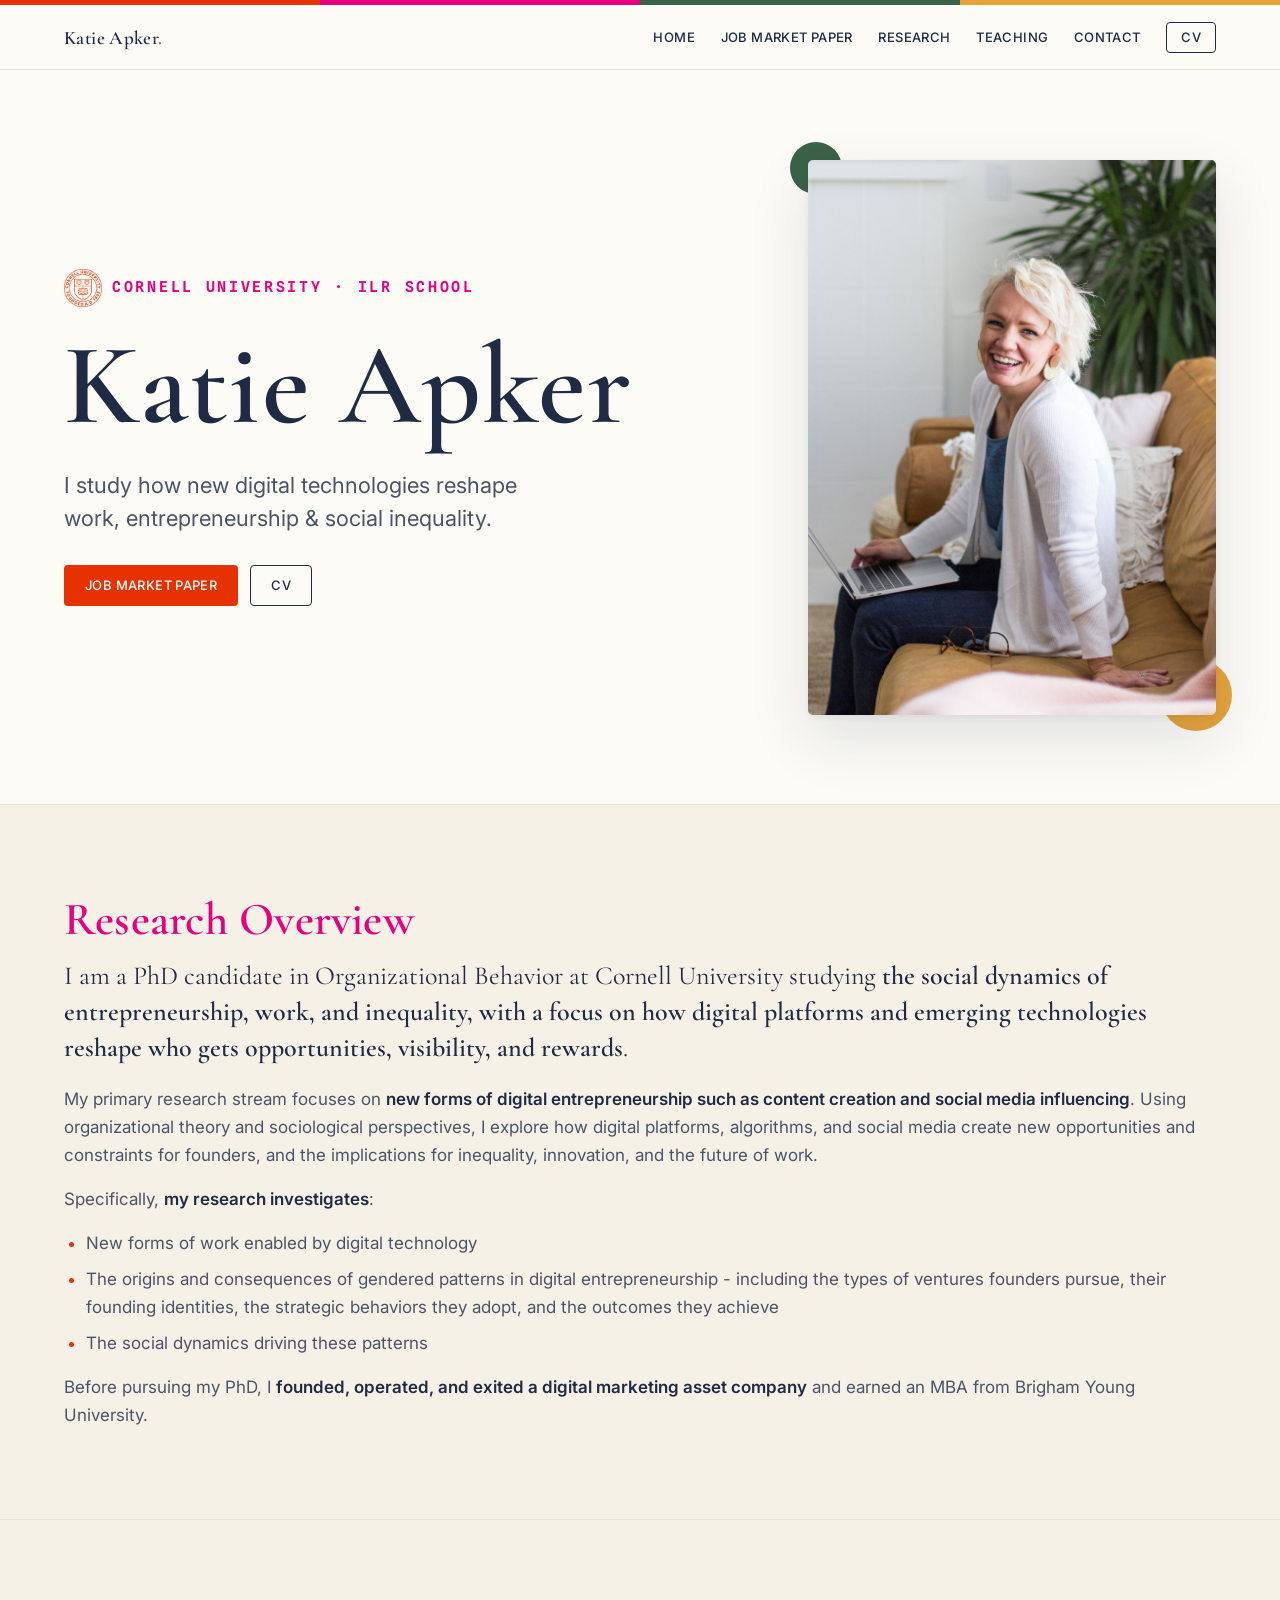
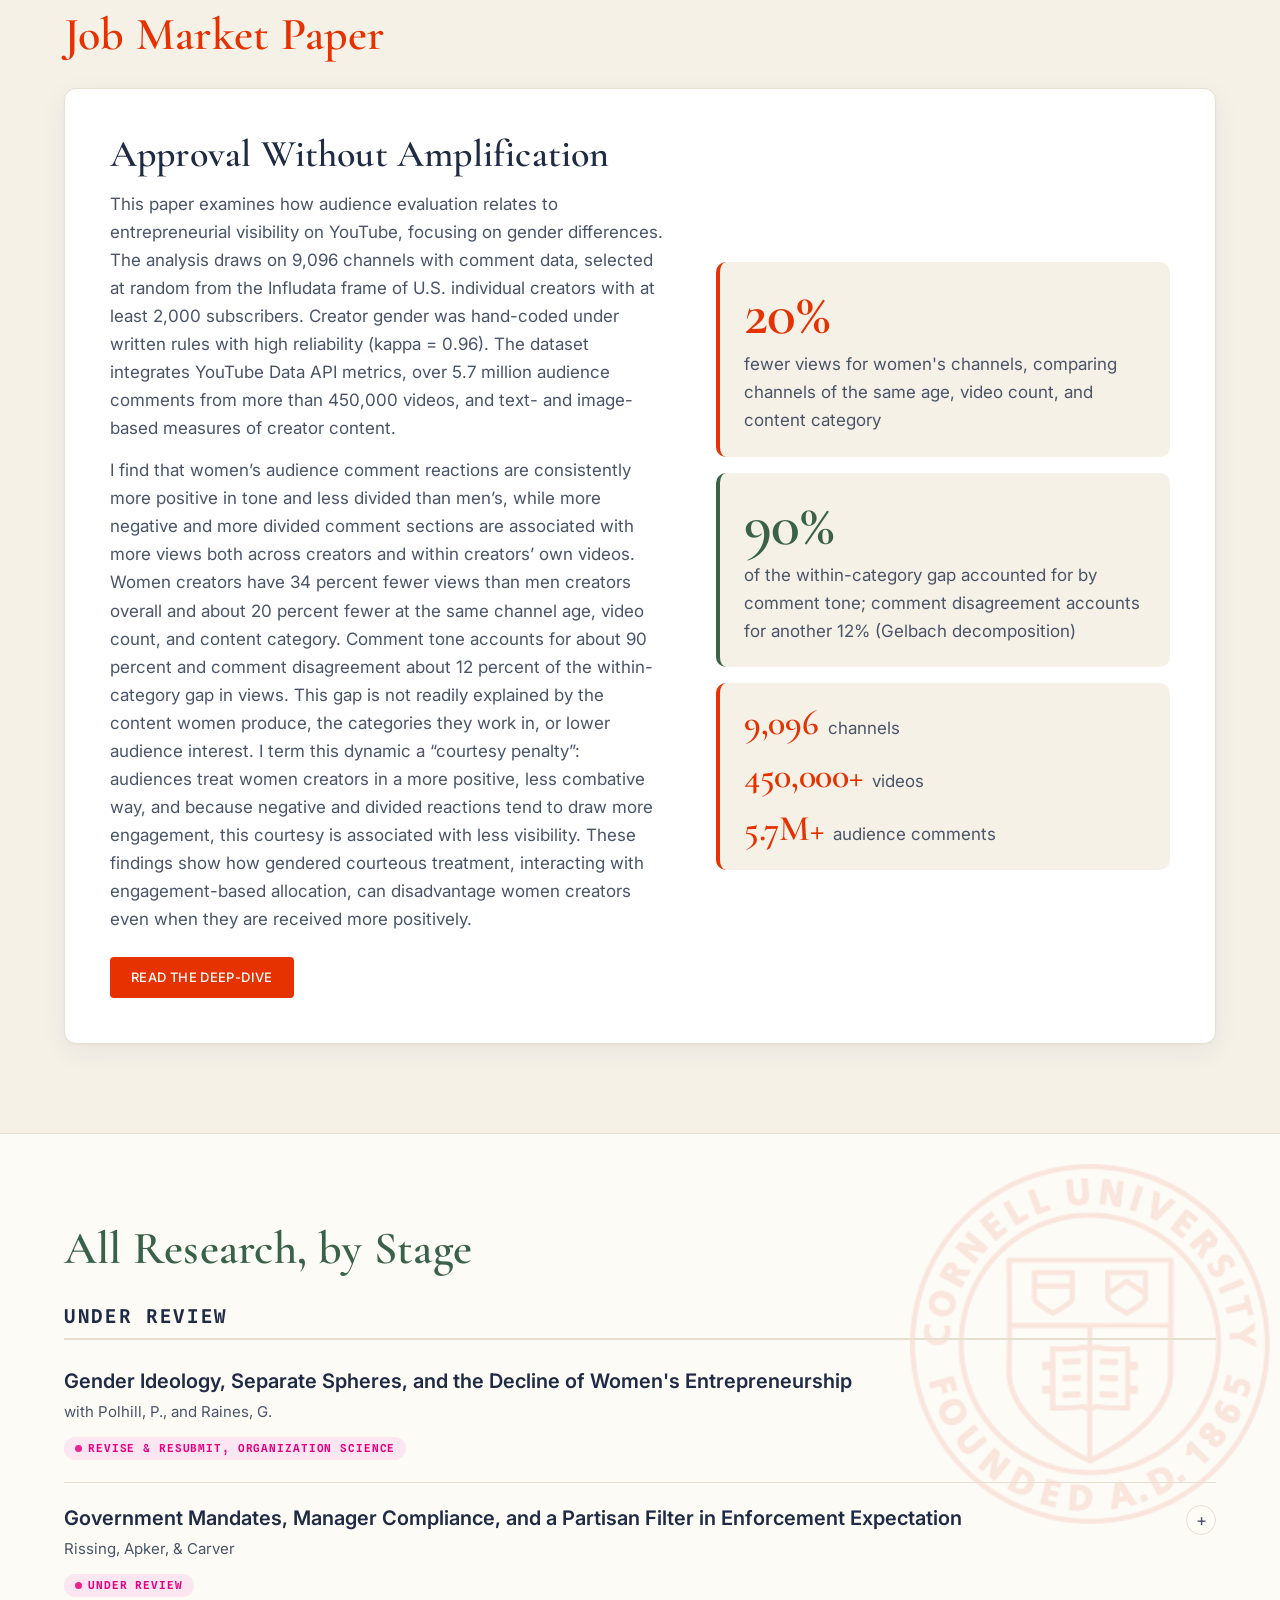
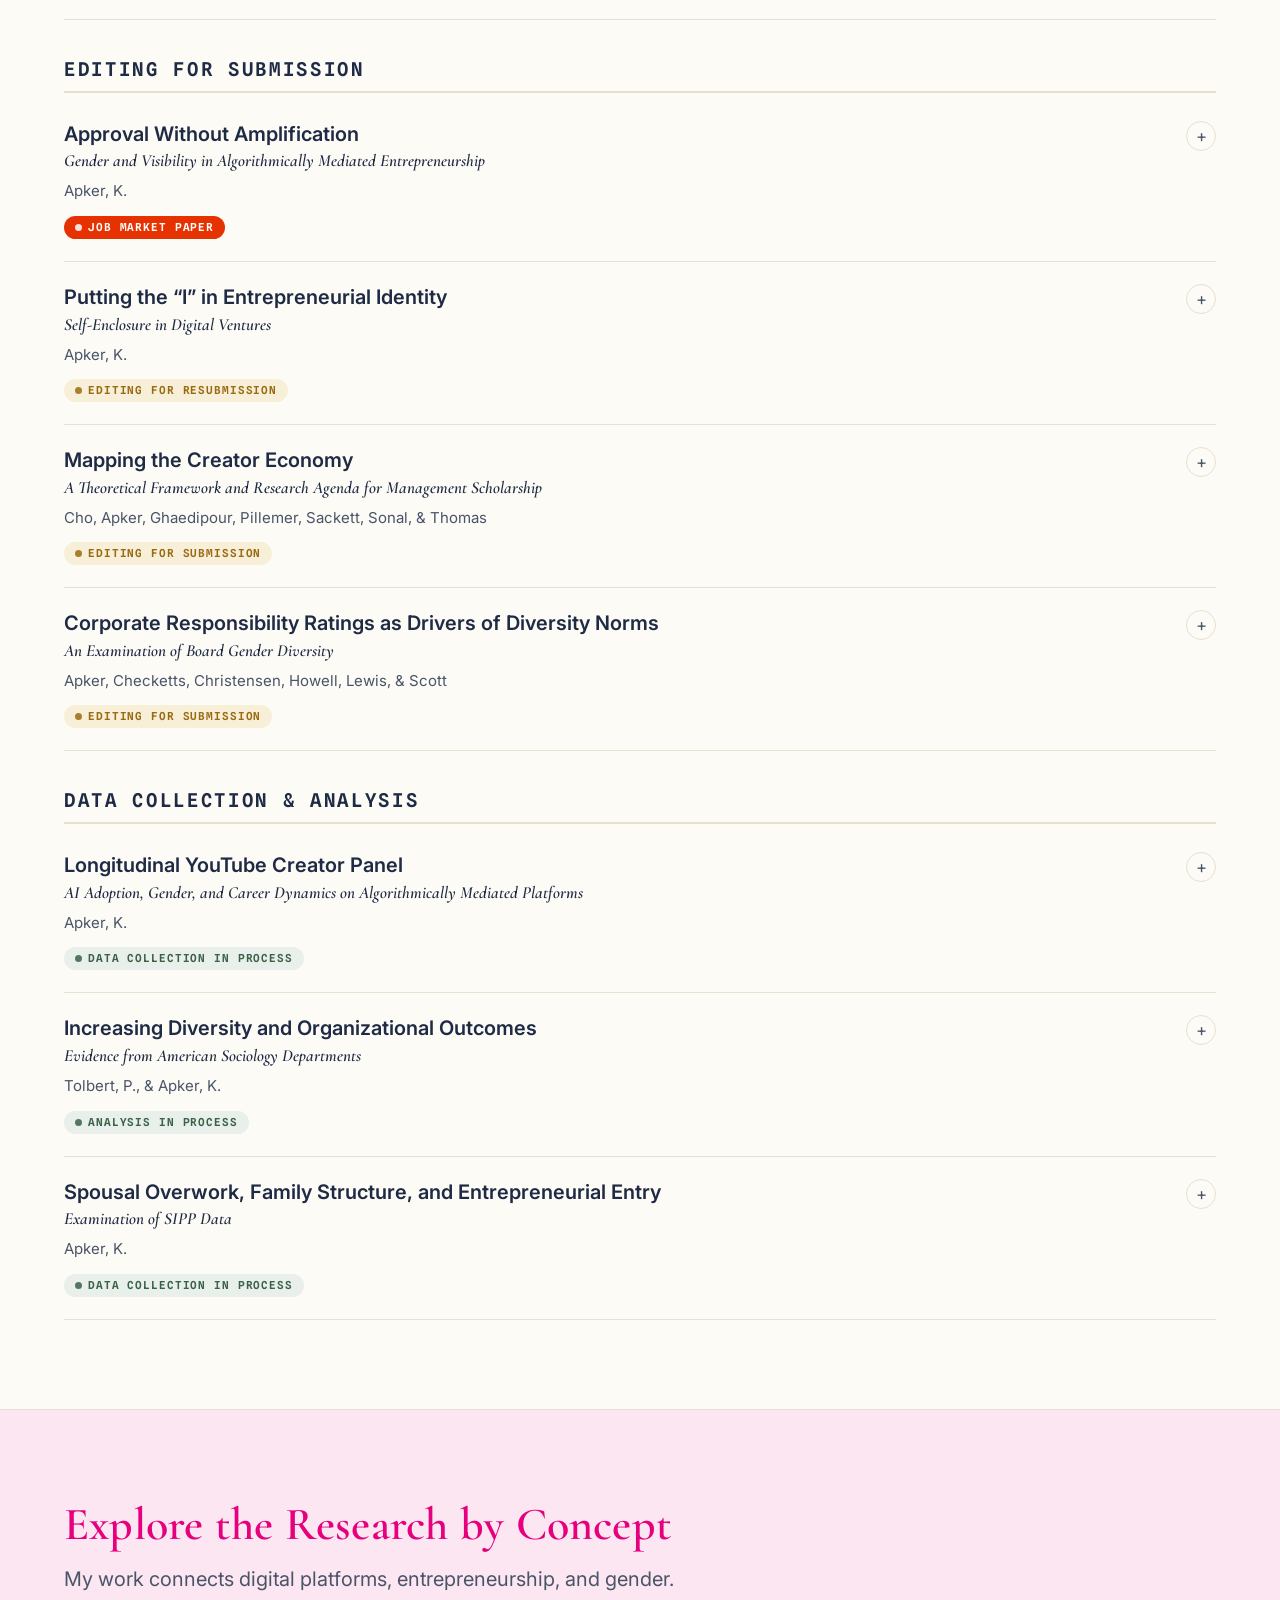
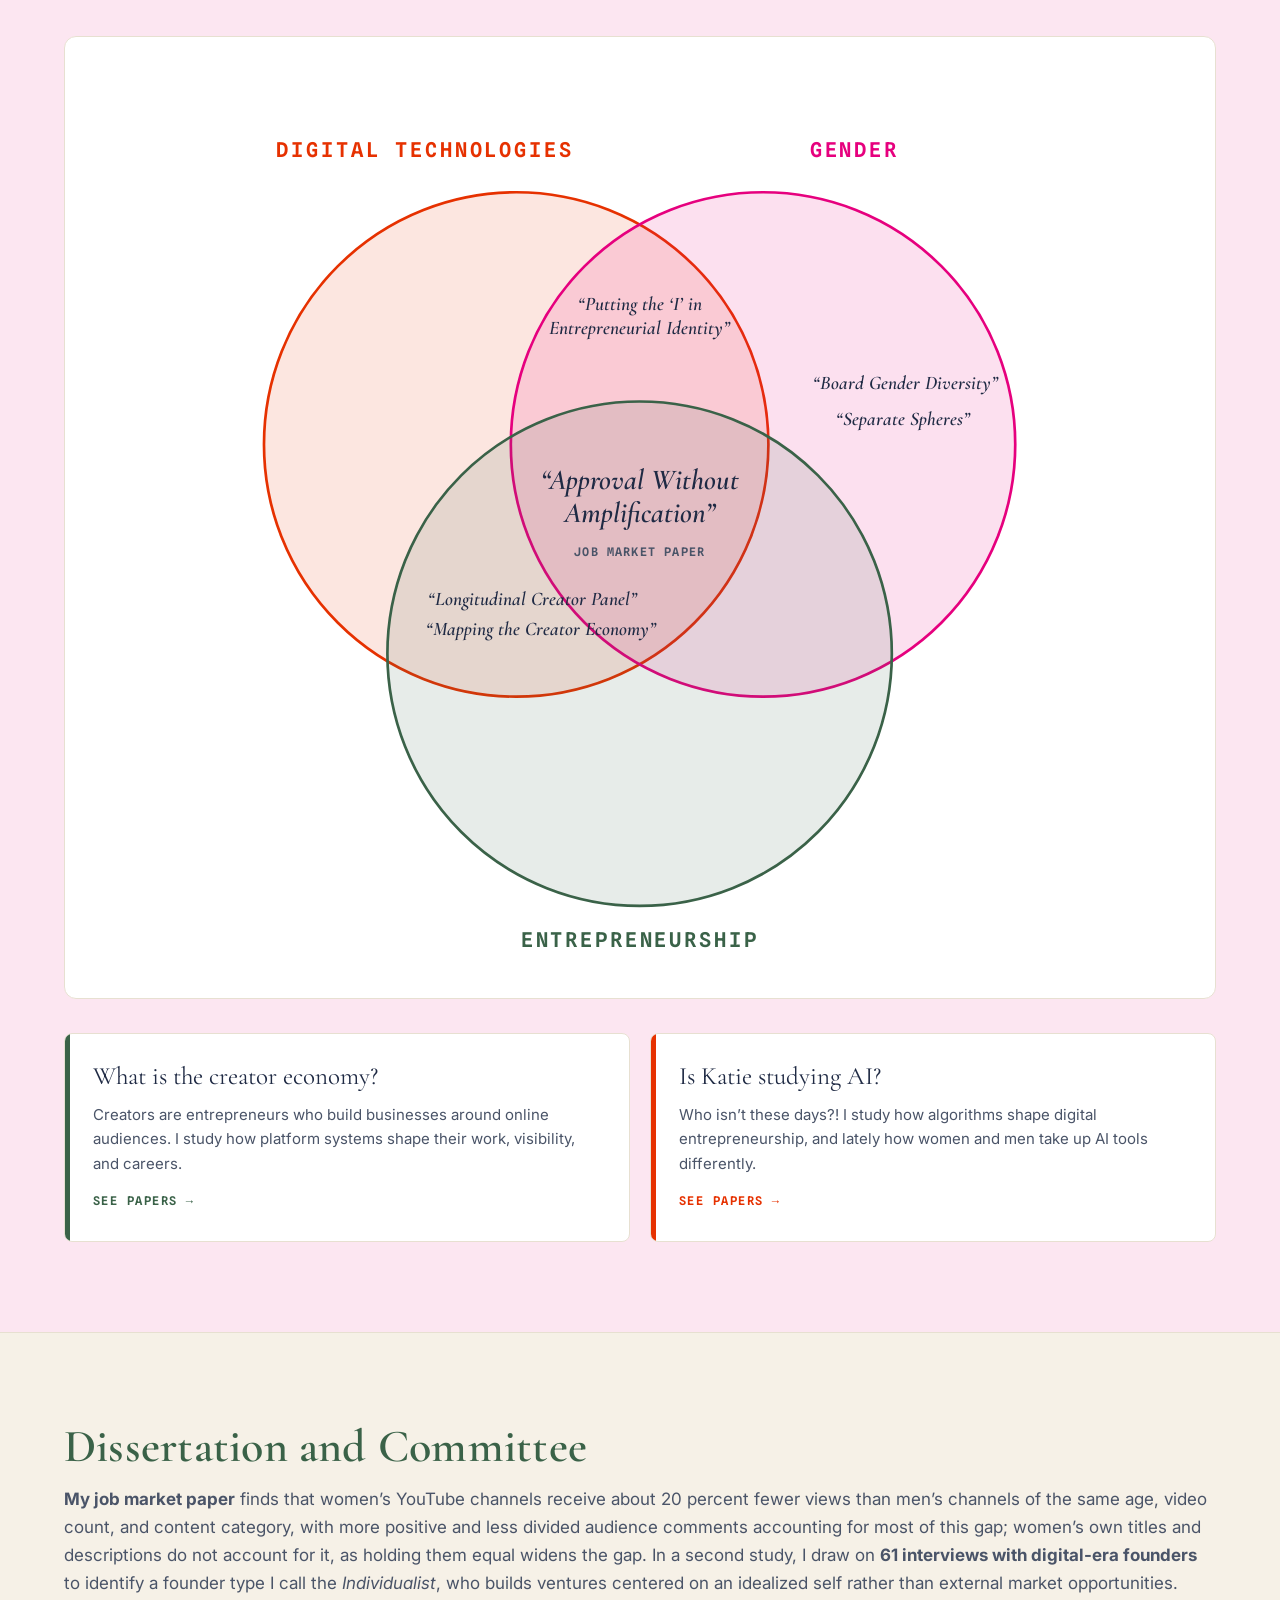
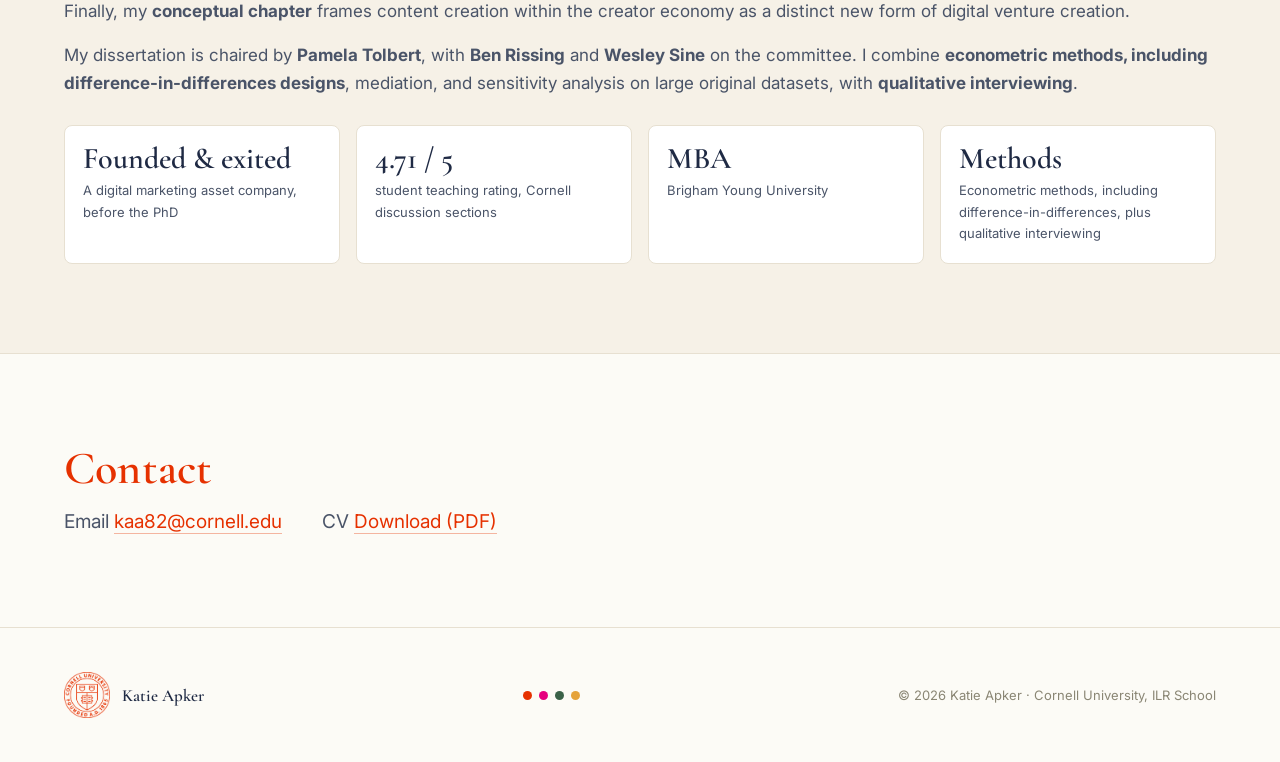
<file: index.html>
<!DOCTYPE html>
<html lang="en">
<head>
<meta charset="utf-8">
<meta name="viewport" content="width=device-width, initial-scale=1">
<title>Katie Apker · Organizational Behavior, Cornell ILR</title>
<meta name="description" content="Katie Apker is a PhD candidate in Organizational Behavior at Cornell ILR. She studies digital entrepreneurship, creators, platforms like YouTube, and gender and social inequality in visibility and opportunity.">
<link rel="canonical" href="https://katieapker.com/">
<meta property="og:type" content="website">
<meta property="og:title" content="Katie Apker · Organizational Behavior, Cornell ILR">
<meta property="og:description" content="Research on digital entrepreneurship, creators, platforms like YouTube, and gender and social inequality in visibility and opportunity.">
<meta property="og:url" content="https://katieapker.com/">
<meta name="twitter:card" content="summary">
<meta name="google-site-verification" content="N67NgTIcW1wc04hEOGACDMESsX4JkXEU90YLoVrRnqg">
<link rel="preconnect" href="https://fonts.googleapis.com">
<link rel="preconnect" href="https://fonts.gstatic.com" crossorigin>
<link href="https://fonts.googleapis.com/css2?family=Cormorant+Garamond:ital,wght@0,400;0,500;0,600;0,700;1,400;1,500&family=Inter:wght@400;500;600&family=Spline+Sans+Mono:wght@500;600&display=swap" rel="stylesheet">
<link rel="stylesheet" href="/assets/css/site.css?v=20">
<link rel="icon" href="/assets/img/favicon.svg" type="image/svg+xml">
<link rel="apple-touch-icon" href="/assets/img/apple-touch-icon.png">
<script type="application/ld+json">
{
  "@context": "https://schema.org",
  "@type": "Person",
  "name": "Katie Apker",
  "jobTitle": "PhD Candidate, Organizational Behavior",
  "affiliation": { "@type": "CollegeOrUniversity", "name": "Cornell University, ILR School" },
  "url": "https://katieapker.com/",
  "email": "kaa82@cornell.edu",
  "knowsAbout": ["Digital platforms", "Entrepreneurship", "Gender and work", "Algorithmic systems", "Creator economy", "Organizational theory"]
}
</script>
  <!-- Cloudflare Web Analytics --><script type='module' src='https://static.cloudflareinsights.com/beacon.min.js' data-cf-beacon='{"token": "6c766be4ac1c40a4adb0d55293c1055f"}'></script><!-- End Cloudflare Web Analytics -->
  <script defer src="https://stats.katieapker.com/script.js" data-website-id="cbeec50f-258e-40ed-877c-ae85b1d2c6a9"></script>
  <script defer src="/assets/js/track.js"></script>
</head>
<body>
<div class="stripe"><i></i><i></i><i></i><i></i></div>

<nav class="nav">
  <div class="wrap nav-in">
    <a class="wordmark" href="/">Katie Apker<span class="dot">.</span></a>
    <button class="nav-toggle" aria-label="Menu" aria-expanded="false">&#9776;</button>
    <div class="nav-links">
      <a href="/">Home</a>
      <a href="/research/youtube-gender-gap/">Job Market Paper</a>
      <a href="#research">Research</a>
      <a href="/teaching/">Teaching</a>
      <a href="#contact">Contact</a>
      <a class="nav-cv" href="/assets/cv.pdf" target="_blank" rel="noopener">CV</a>
    </div>
  </div>
</nav>

<!-- ===================== HERO ===================== -->
<header class="hero">
  <div class="wrap hero-grid">
    <div class="reveal in">
      <span class="kicker kicker-brand"><img class="kicker-crest" src="/assets/img/crest.png" alt="Cornell University crest">Cornell University · ILR School</span>
      <h1>Katie Apker</h1>
      <p class="lead">I study how new digital technologies reshape work, entrepreneurship &amp; social inequality.</p>
      <div class="hero-cta">
        <a class="btn btn-solid" href="#jmp">Job Market Paper</a>
        <a class="btn btn-line" href="/assets/cv.pdf" target="_blank" rel="noopener">CV</a>
      </div>
    </div>
    <div class="portrait reveal in"><img src="/assets/img/headshot.jpg" alt="Katie Apker" width="520" height="708"></div>
  </div>
</header>

<!-- ===================== RESEARCH OVERVIEW ===================== -->
<section class="band band-warm snapshot" id="snapshot">
  <div class="wrap">
    <h2 class="section-h reveal hc-pink">Research Overview</h2>
    <p class="reveal">I am a PhD candidate in Organizational Behavior at Cornell University studying <b>the social dynamics of entrepreneurship, work, and inequality, with a focus on how digital platforms and emerging technologies reshape who gets opportunities, visibility, and rewards</b>.</p>
    <div class="prose reveal d1">
      <p>My primary research stream focuses on <b>new forms of digital entrepreneurship such as content creation and social media influencing</b>. Using organizational theory and sociological perspectives, I explore how digital platforms, algorithms, and social media create new opportunities and constraints for founders, and the implications for inequality, innovation, and the future of work.</p>
      <p>Specifically, <b>my research investigates</b>:</p>
      <ul>
        <li>New forms of work enabled by digital technology</li>
        <li>The origins and consequences of gendered patterns in digital entrepreneurship - including the types of ventures founders pursue, their founding identities, the strategic behaviors they adopt, and the outcomes they achieve</li>
        <li>The social dynamics driving these patterns</li>
      </ul>
      <p>Before pursuing my PhD, I <b>founded, operated, and exited a digital marketing asset company</b> and earned an MBA from Brigham Young University.</p>
    </div>
  </div>
</section>

<!-- ===================== JMP SPOTLIGHT ===================== -->
<section class="band band-warm" id="jmp">
  <div class="wrap">
    <h2 class="section-h reveal hc-lava">Job Market Paper</h2>
    <div class="spot reveal">
      <div>
        <h3>Approval Without Amplification</h3>
        <div class="prose">
          <p>This paper examines how audience evaluation relates to entrepreneurial visibility on YouTube, focusing on gender differences. The analysis draws on 9,096 channels with comment data, selected at random from the Infludata frame of U.S. individual creators with at least 2,000 subscribers. Creator gender was hand-coded under written rules with high reliability (kappa = 0.96). The dataset integrates YouTube Data API metrics, over 5.7 million audience comments from more than 450,000 videos, and text- and image-based measures of creator content.</p>
          <p>I find that women’s audience comment reactions are consistently more positive in tone and less divided than men’s, while more negative and more divided comment sections are associated with more views both across creators and within creators’ own videos. Women creators have 34 percent fewer views than men creators overall and about 20 percent fewer at the same channel age, video count, and content category. Comment tone accounts for about 90 percent and comment disagreement about 12 percent of the within-category gap in views. This gap is not readily explained by the content women produce, the categories they work in, or lower audience interest. I term this dynamic a &ldquo;courtesy penalty&rdquo;: audiences treat women creators in a more positive, less combative way, and because negative and divided reactions tend to draw more engagement, this courtesy is associated with less visibility. These findings show how gendered courteous treatment, interacting with engagement-based allocation, can disadvantage women creators even when they are received more positively.</p>
        </div>
        <div class="spot-cta" style="margin-top:24px">
          <a class="btn btn-solid" href="/research/youtube-gender-gap/">Read the deep-dive</a>
        </div>
      </div>
      <div class="statpair">
        <div class="bigstat"><div class="n"><span data-count="20" data-suffix="%">20%</span></div><div class="d">fewer views for women's channels, comparing channels of the same age, video count, and content category</div></div>
        <div class="bigstat resolved"><div class="n">90%</div><div class="d">of the within-category gap accounted for by comment tone; comment disagreement accounts for another 12% (Gelbach decomposition)</div></div>
        <div class="bigstat">
          <div class="rowstat"><span class="rn">9,096</span><span class="rl">channels</span></div>
          <div class="rowstat"><span class="rn">450,000+</span><span class="rl">videos</span></div>
          <div class="rowstat"><span class="rn">5.7M+</span><span class="rl">audience comments</span></div>
        </div>
      </div>
    </div>
  </div>
</section>

<!-- ===================== ALL RESEARCH (BY STATUS) ===================== -->
<section class="band" id="research">
  <img class="wm" src="/assets/img/crest.png" alt="">
  <div class="wrap">
    <h2 class="section-h reveal hc-green">All Research, by Stage</h2>

    <div class="statusgroup reveal" style="margin-top:34px">
      <div class="group-h">Under review</div>
      <div class="paper">
        <div class="paper-head nolink">
          <div>
            <div class="t">Gender Ideology, Separate Spheres, and the Decline of Women's Entrepreneurship</div>
            <div class="a">with Polhill, P., and Raines, G.</div>
            <div class="meta"><span class="tag review">Revise &amp; resubmit, Organization Science</span></div>
          </div>
        </div>
      </div>
      <details class="paper">
        <summary class="paper-head">
          <div>
            <div class="t">Government Mandates, Manager Compliance, and a Partisan Filter in Enforcement Expectation</div>
            <div class="a">Rissing, Apker, &amp; Carver</div>
            <div class="meta"><span class="tag review">Under review</span></div>
          </div>
          <span class="expand-ico" aria-hidden="true">+</span>
        </summary>
        <div class="paper-body-in"><div><p>How managers' political views shape their expectations about enforcement and their compliance with government mandates.</p></div></div>
      </details>
    </div>

    <div class="statusgroup reveal">
      <div class="group-h">Editing for submission</div>
      <details class="paper">
        <summary class="paper-head">
          <div>
            <div class="t">Approval Without Amplification</div>
            <div class="st">Gender and Visibility in Algorithmically Mediated Entrepreneurship</div>
            <div class="a">Apker, K.</div>
            <div class="meta"><span class="tag jmp">Job Market Paper</span></div>
          </div>
          <span class="expand-ico" aria-hidden="true">+</span>
        </summary>
        <div class="paper-body-in">
          <div>
            <p>Women’s YouTube channels receive about 20 percent fewer views than men’s channels of the same age, video count, and content category. More positive comment tone is associated with fewer views and more divided comment sections with more views. Women’s channels receive more positive, less divided comments, which account for most of the gap.</p>
            <div class="paper-actions"><a class="btn btn-solid btn-sm" href="/research/youtube-gender-gap/">Open the deep-dive</a></div>
          </div>
        </div>
      </details>
      <details class="paper">
        <summary class="paper-head">
          <div>
            <div class="t">Putting the &ldquo;I&rdquo; in Entrepreneurial Identity</div>
            <div class="st">Self-Enclosure in Digital Ventures</div>
            <div class="a">Apker, K.</div>
            <div class="meta"><span class="tag editing">Editing for resubmission</span></div>
          </div>
          <span class="expand-ico" aria-hidden="true">+</span>
        </summary>
        <div class="paper-body-in">
          <div>
            <p>How digital entrepreneurs' individualist or collective founder identity shapes the opportunities they pursue online, and how that identity is gendered.</p>
            <div class="paper-actions"><a class="btn btn-line btn-sm" href="/research/founder-identity/">Open paper page</a></div>
          </div>
        </div>
      </details>
      <details class="paper">
        <summary class="paper-head">
          <div>
            <div class="t">Mapping the Creator Economy</div>
            <div class="st">A Theoretical Framework and Research Agenda for Management Scholarship</div>
            <div class="a">Cho, Apker, Ghaedipour, Pillemer, Sackett, Sonal, &amp; Thomas</div>
            <div class="meta"><span class="tag editing">Editing for submission</span></div>
          </div>
          <span class="expand-ico" aria-hidden="true">+</span>
        </summary>
        <div class="paper-body-in"><div><p>A framework for management researchers studying the creator economy: what defines the field, why it matters, and which questions remain open.</p></div></div>
      </details>
      <details class="paper">
        <summary class="paper-head">
          <div>
            <div class="t">Corporate Responsibility Ratings as Drivers of Diversity Norms</div>
            <div class="st">An Examination of Board Gender Diversity</div>
            <div class="a">Apker, Checketts, Christensen, Howell, Lewis, &amp; Scott</div>
            <div class="meta"><span class="tag editing">Editing for submission</span></div>
          </div>
          <span class="expand-ico" aria-hidden="true">+</span>
        </summary>
        <div class="paper-body-in"><div><p>Whether corporate social responsibility ratings push all boards, or just some boards, toward adding more women.</p></div></div>
      </details>
    </div>

    <div class="statusgroup reveal">
      <div class="group-h">Data collection &amp; analysis</div>
      <details class="paper">
        <summary class="paper-head">
          <div>
            <div class="t">Longitudinal YouTube Creator Panel</div>
            <div class="st">AI Adoption, Gender, and Career Dynamics on Algorithmically Mediated Platforms</div>
            <div class="a">Apker, K.</div>
            <div class="meta"><span class="tag field">Data collection in process</span></div>
          </div>
          <span class="expand-ico" aria-hidden="true">+</span>
        </summary>
        <div class="paper-body-in"><div><p>A panel following YouTube creators over time as AI tools enter their work, with attention to career effects for women and men.</p></div></div>
      </details>
      <details class="paper">
        <summary class="paper-head">
          <div>
            <div class="t">Increasing Diversity and Organizational Outcomes</div>
            <div class="st">Evidence from American Sociology Departments</div>
            <div class="a">Tolbert, P., &amp; Apker, K.</div>
            <div class="meta"><span class="tag field">Analysis in process</span></div>
          </div>
          <span class="expand-ico" aria-hidden="true">+</span>
        </summary>
        <div class="paper-body-in"><div><p>How the link between workforce diversity and organizational outcomes has changed across decades.</p></div></div>
      </details>
      <details class="paper">
        <summary class="paper-head">
          <div>
            <div class="t">Spousal Overwork, Family Structure, and Entrepreneurial Entry</div>
            <div class="st">Examination of SIPP Data</div>
            <div class="a">Apker, K.</div>
            <div class="meta"><span class="tag field">Data collection in process</span></div>
          </div>
          <span class="expand-ico" aria-hidden="true">+</span>
        </summary>
        <div class="paper-body-in"><div><p>Whether one spouse's long work hours change the other spouse's likelihood of starting a business, and how that pattern differs by gender.</p></div></div>
      </details>
    </div>

  </div>
</section>

<!-- ===================== EXPLORE BY THEME ===================== -->
<section class="band band-pink" id="themes">
  <div class="wrap">
    <h2 class="section-h reveal hc-pink">Explore the Research by Concept</h2>
    <p class="section-lede reveal">My work connects digital platforms, entrepreneurship, and gender.</p>
    <!-- how it connects: venn -->
    <div class="connect reveal">
      <div class="venn-wrap">
        <svg class="venn" viewBox="0 0 1000 800" role="img" aria-label="Venn diagram of three research threads: AI and the future of work, gender as a lens, and the creator economy. The job market paper, Approval Without Amplification, sits at the center of all three. The Longitudinal Creator Panel and Mapping the Creator Economy sit where AI meets the creator economy. Putting the I in Entrepreneurial Identity, Board Gender Diversity, and Separate Spheres sit in the gender thread.">
          <g style="mix-blend-mode:multiply">
            <circle cx="385" cy="320" r="235" fill="#E63100" fill-opacity=".12" stroke="#E63100" stroke-width="2.5"></circle>
            <circle cx="615" cy="320" r="235" fill="#E6007E" fill-opacity=".12" stroke="#E6007E" stroke-width="2.5"></circle>
            <circle cx="500" cy="515" r="235" fill="#3A6248" fill-opacity=".12" stroke="#3A6248" stroke-width="2.5"></circle>
          </g>
          <text class="vt" x="300" y="52" text-anchor="middle" fill="#E63100">Digital technologies</text>
          <text class="vt" x="700" y="52" text-anchor="middle" fill="#E6007E">Gender</text>
          <text class="vt" x="500" y="788" text-anchor="middle" fill="#3A6248">Entrepreneurship</text>

          <a href="/research/youtube-gender-gap/">
            <text class="vjmp" x="500" y="362" text-anchor="middle">&#8220;Approval Without<tspan x="500" dy="30">Amplification&#8221;</tspan></text>
            <text class="vp-sub" x="500" y="424" text-anchor="middle">Job market paper</text>
          </a>

          <text class="vp" x="400" y="470" text-anchor="middle">&#8220;Longitudinal Creator Panel&#8221;</text>
          <text class="vp" x="408" y="498" text-anchor="middle">&#8220;Mapping the Creator Economy&#8221;</text>

          <a href="/research/founder-identity/">
            <text class="vp" x="500" y="195" text-anchor="middle">&#8220;Putting the &#8216;I&#8217; in<tspan x="500" dy="22">Entrepreneurial Identity&#8221;</tspan></text>
          </a>
          <text class="vp" x="748" y="268" text-anchor="middle">&#8220;Board Gender Diversity&#8221;</text>
          <text class="vp" x="745" y="302" text-anchor="middle">&#8220;Separate Spheres&#8221;</text>
        </svg>
      </div>
    </div>
    <div class="theme-grid">
      <a class="theme-card reveal" data-accent="green" href="/themes/creator-economy/">
        <span class="swatch"></span>
        <div class="q">What is the creator economy?</div>
        <div class="d">Creators are entrepreneurs who build businesses around online audiences. I study how platform systems shape their work, visibility, and careers.</div>
        <div class="go">See papers →</div>
      </a>
      <a class="theme-card reveal d1" data-accent="lava" href="/themes/ai-and-work/">
        <span class="swatch"></span>
        <div class="q">Is Katie studying AI?</div>
        <div class="d">Who isn’t these days?! I study how algorithms shape digital entrepreneurship, and lately how women and men take up AI tools differently.</div>
        <div class="go">See papers →</div>
      </a>
    </div>
  </div>
</section>

<!-- ===================== ABOUT ===================== -->
<section class="band band-warm" id="about">
  <div class="wrap">
    <h2 class="section-h reveal hc-green">Dissertation and Committee</h2>
    <div class="lede-prose reveal" style="max-width:none">
      <p><b>My job market paper</b> finds that women’s YouTube channels receive about 20 percent fewer views than men’s channels of the same age, video count, and content category, with more positive and less divided audience comments accounting for most of this gap; women’s own titles and descriptions do not account for it, as holding them equal widens the gap. In a second study, I draw on <b>61 interviews with digital-era founders</b> to identify a founder type I call the <i>Individualist</i>, who builds ventures centered on an idealized self rather than external market opportunities. Finally, my <b>conceptual chapter</b> frames content creation within the creator economy as a distinct new form of digital venture creation.</p>
      <p>My dissertation is chaired by <b>Pamela Tolbert</b>, with <b>Ben Rissing</b> and <b>Wesley Sine</b> on the committee. I combine <b>econometric methods, including difference-in-differences designs</b>, mediation, and sensitivity analysis on large original datasets, with <b>qualitative interviewing</b>.</p>
    </div>
    <div class="facts reveal d1">
      <div class="fact"><div class="n">Founded &amp; exited</div><div class="l">A digital marketing asset company, before the PhD</div></div>
      <div class="fact"><div class="n">4.71 / 5</div><div class="l">student teaching rating, Cornell discussion sections</div></div>
      <div class="fact"><div class="n">MBA</div><div class="l">Brigham Young University</div></div>
      <div class="fact"><div class="n">Methods</div><div class="l">Econometric methods, including difference-in-differences, plus qualitative interviewing</div></div>
    </div>
  </div>
</section>

<!-- ===================== CONTACT ===================== -->
<section class="band" id="contact">
  <div class="wrap">
    <h2 class="section-h reveal hc-lava">Contact</h2>
    <div class="contact-row reveal">
      <span>Email <a href="mailto:kaa82@cornell.edu">kaa82@cornell.edu</a></span>
      <span>CV <a href="/assets/cv.pdf" target="_blank" rel="noopener">Download (PDF)</a></span>
    </div>
  </div>
</section>

<footer class="footer">
  <div class="wrap footer-in">
    <span class="mark"><img src="/assets/img/crest.png" alt="Cornell University">Katie Apker</span>
    <div class="dots"><i></i><i></i><i></i><i></i></div>
    <span class="c">© <span data-year></span> Katie Apker · Cornell University, ILR School</span>
  </div>
</footer>

<script src="/assets/js/jmp-data.js?v=7"></script>
<script src="/assets/js/site.js" defer></script>
</body>
</html>
</file>
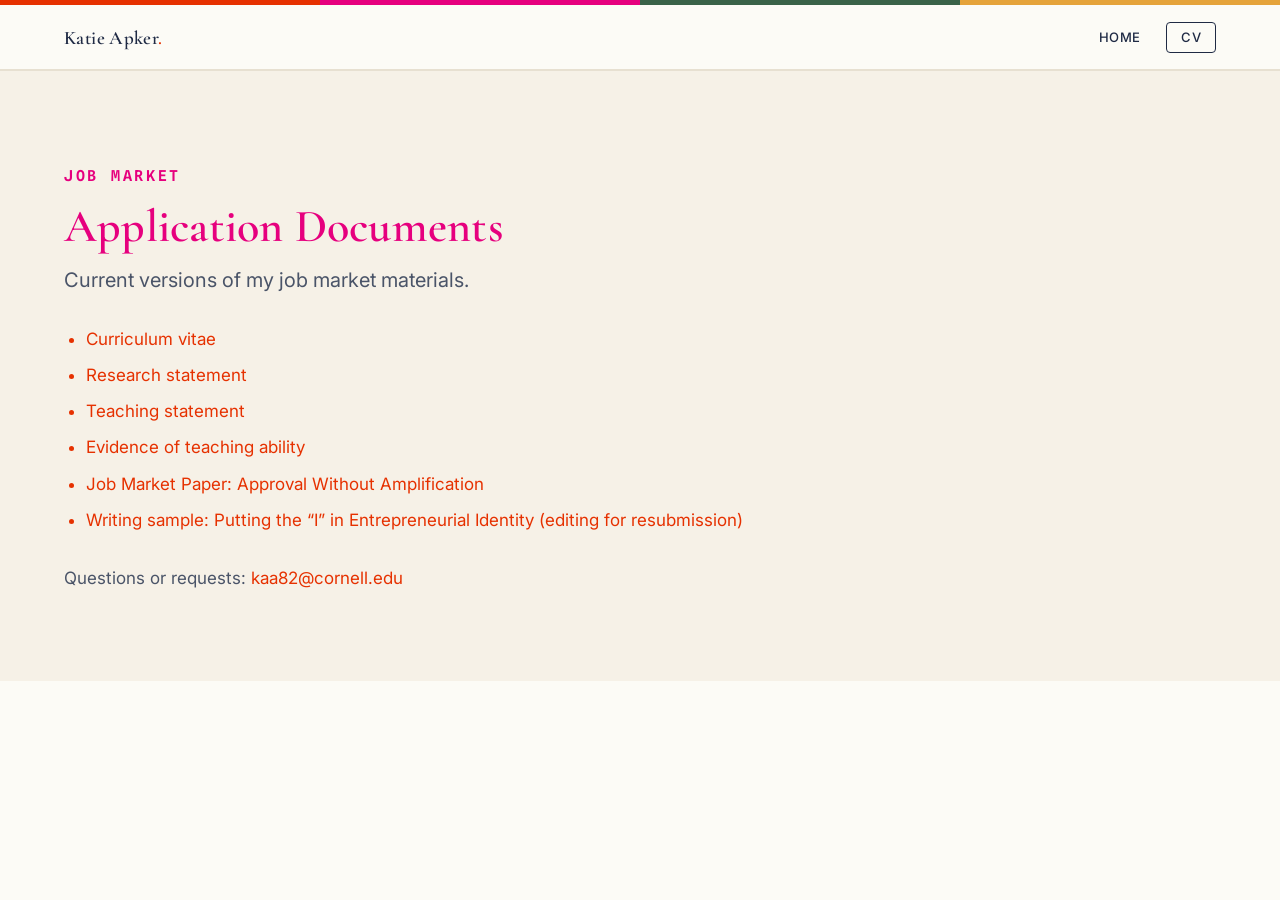
<file: docs/index.html>
<!DOCTYPE html>
<html lang="en">
<head>
<meta charset="utf-8">
<meta name="viewport" content="width=device-width, initial-scale=1">
<title>Katie Apker · Application Documents</title>
<meta name="robots" content="noindex, nofollow">
<link rel="preconnect" href="https://fonts.googleapis.com">
<link rel="preconnect" href="https://fonts.gstatic.com" crossorigin>
<link href="https://fonts.googleapis.com/css2?family=Cormorant+Garamond:ital,wght@0,400;0,500;0,600;0,700;1,400;1,500&family=Inter:wght@400;500;600&family=Spline+Sans+Mono:wght@500;600&display=swap" rel="stylesheet">
<link rel="stylesheet" href="/assets/css/site.css?v=18">
<link rel="icon" href="/assets/img/favicon.svg" type="image/svg+xml">
<link rel="apple-touch-icon" href="/assets/img/apple-touch-icon.png">
  <!-- Cloudflare Web Analytics --><script type='module' src='https://static.cloudflareinsights.com/beacon.min.js' data-cf-beacon='{"token": "6c766be4ac1c40a4adb0d55293c1055f"}'></script><!-- End Cloudflare Web Analytics -->
  <script defer src="https://stats.katieapker.com/script.js" data-website-id="cbeec50f-258e-40ed-877c-ae85b1d2c6a9"></script>
  <script defer src="/assets/js/track.js"></script>
</head>
<body>
<div class="stripe"><i></i><i></i><i></i><i></i></div>

<nav class="nav">
  <div class="wrap nav-in">
    <a class="wordmark" href="/">Katie Apker<span class="dot">.</span></a>
    <div class="nav-links">
      <a href="/">Home</a>
      <a class="nav-cv" href="/docs/apker-cv.pdf" target="_blank" rel="noopener">CV</a>
    </div>
  </div>
</nav>

<section class="band band-warm">
  <div class="wrap">
    <span class="kicker">Job market</span>
    <h2 class="section-h hc-pink">Application Documents</h2>
    <p class="section-lede">Current versions of my job market materials.</p>

    <div class="prose" style="margin-top:28px">
      <ul>
        <li><a href="/docs/apker-cv.pdf" target="_blank" rel="noopener">Curriculum vitae</a></li>
        <li><a href="/docs/apker-research-statement.pdf" target="_blank" rel="noopener">Research statement</a></li>
        <li><a href="/docs/apker-teaching-statement.pdf" target="_blank" rel="noopener">Teaching statement</a></li>
        <li><a href="/docs/apker-teaching-evidence.pdf" target="_blank" rel="noopener">Evidence of teaching ability</a></li>
        <li><a href="/docs/apker-jmp.pdf" target="_blank" rel="noopener">Job Market Paper: Approval Without Amplification</a></li>
        <li><a href="/docs/apker-writing-sample-founder-identity.pdf" target="_blank" rel="noopener">Writing sample: Putting the &ldquo;I&rdquo; in Entrepreneurial Identity (editing for resubmission)</a></li>
      </ul>
      <p style="margin-top:30px">Questions or requests: <a href="mailto:kaa82@cornell.edu">kaa82@cornell.edu</a></p>
    </div>
  </div>
</section>

</body>
</html>
</file>
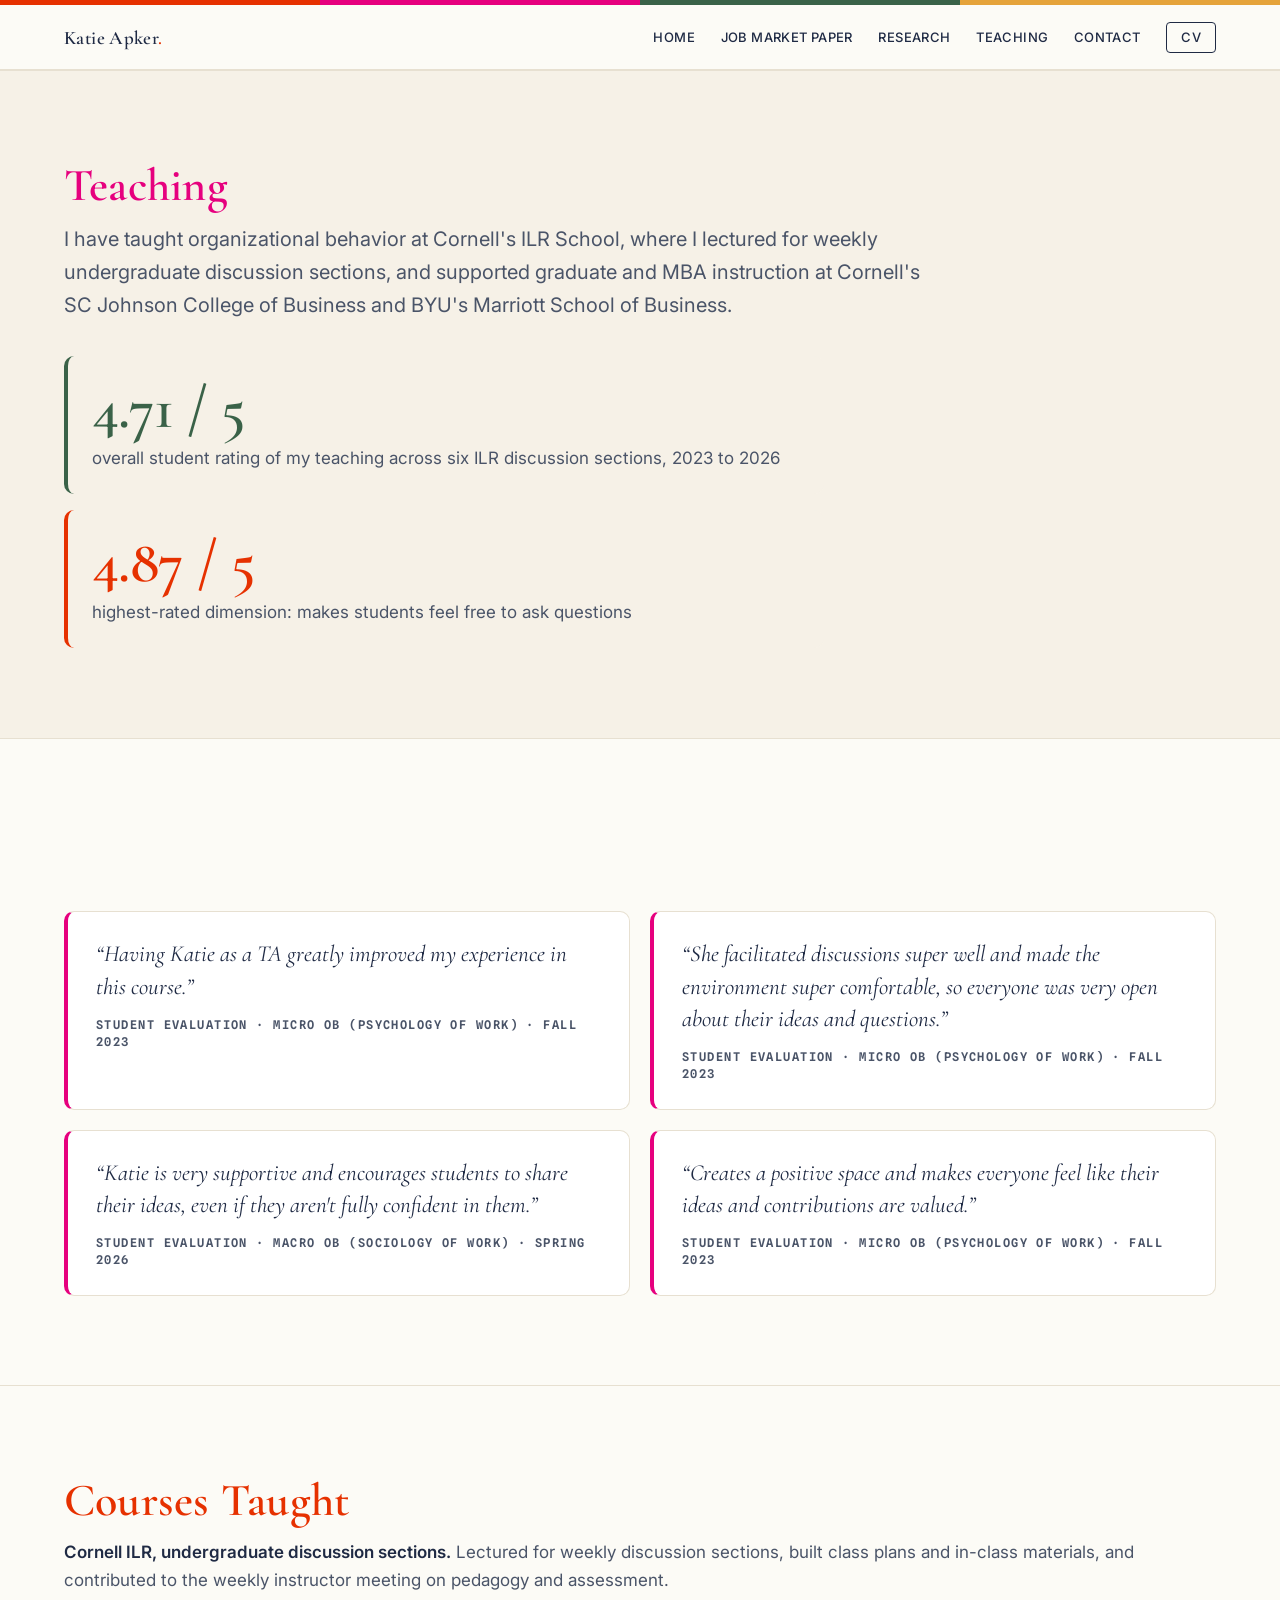
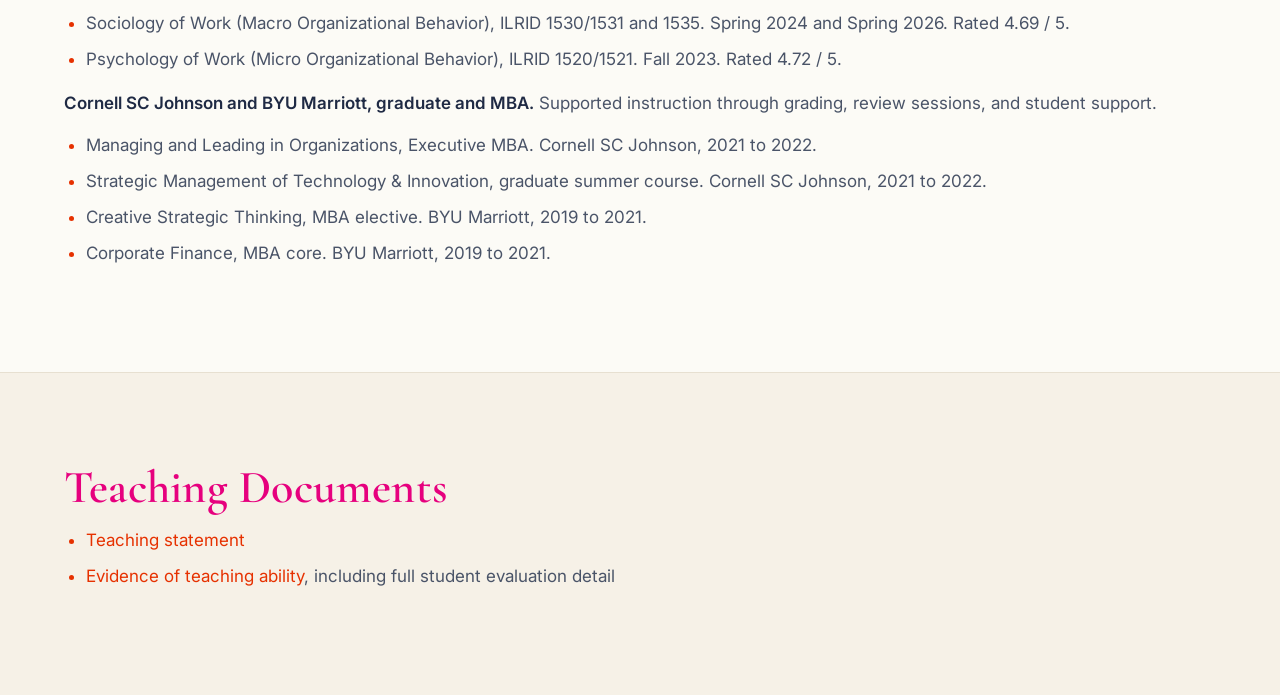
<file: teaching/index.html>
<!DOCTYPE html>
<html lang="en">
<head>
<meta charset="utf-8">
<meta name="viewport" content="width=device-width, initial-scale=1">
<title>Teaching · Katie Apker</title>
<meta name="description" content="Katie Apker's teaching: organizational behavior discussion sections at Cornell ILR, graduate and MBA course support at Cornell Johnson and BYU Marriott, and student evaluations.">
<link rel="canonical" href="https://katieapker.com/teaching/">
<meta property="og:type" content="website">
<meta property="og:title" content="Teaching · Katie Apker">
<meta property="og:description" content="Organizational behavior teaching at Cornell ILR, with graduate and MBA course support at Cornell Johnson and BYU Marriott.">
<meta property="og:url" content="https://katieapker.com/teaching/">
<link rel="preconnect" href="https://fonts.googleapis.com">
<link rel="preconnect" href="https://fonts.gstatic.com" crossorigin>
<link href="https://fonts.googleapis.com/css2?family=Cormorant+Garamond:ital,wght@0,400;0,500;0,600;0,700;1,400;1,500&family=Inter:wght@400;500;600&family=Spline+Sans+Mono:wght@500;600&display=swap" rel="stylesheet">
<link rel="stylesheet" href="/assets/css/site.css?v=18">
<link rel="icon" href="/assets/img/favicon.svg" type="image/svg+xml">
<link rel="apple-touch-icon" href="/assets/img/apple-touch-icon.png">
  <!-- Cloudflare Web Analytics --><script type='module' src='https://static.cloudflareinsights.com/beacon.min.js' data-cf-beacon='{"token": "6c766be4ac1c40a4adb0d55293c1055f"}'></script><!-- End Cloudflare Web Analytics -->
  <script defer src="https://stats.katieapker.com/script.js" data-website-id="cbeec50f-258e-40ed-877c-ae85b1d2c6a9"></script>
  <script defer src="/assets/js/track.js"></script>
</head>
<body>
<div class="stripe"><i></i><i></i><i></i><i></i></div>

<nav class="nav">
  <div class="wrap nav-in">
    <a class="wordmark" href="/">Katie Apker<span class="dot">.</span></a>
    <button class="nav-toggle" aria-label="Menu" aria-expanded="false">&#9776;</button>
    <div class="nav-links">
      <a href="/">Home</a>
      <a href="/research/youtube-gender-gap/">Job Market Paper</a>
      <a href="/#research">Research</a>
      <a href="/teaching/">Teaching</a>
      <a href="/#contact">Contact</a>
      <a class="nav-cv" href="/assets/cv.pdf" target="_blank" rel="noopener">CV</a>
    </div>
  </div>
</nav>

<section class="band band-warm">
  <div class="wrap">
    <h2 class="section-h reveal hc-pink">Teaching</h2>
    <p class="section-lede reveal">I have taught organizational behavior at Cornell's ILR School, where I lectured for weekly undergraduate discussion sections, and supported graduate and MBA instruction at Cornell's SC Johnson College of Business and BYU's Marriott School of Business.</p>

    <div class="statpair reveal" style="margin-top:34px; max-width:760px">
      <div class="bigstat resolved"><div class="n">4.71 / 5</div><div class="d">overall student rating of my teaching across six ILR discussion sections, 2023 to 2026</div></div>
      <div class="bigstat"><div class="n">4.87 / 5</div><div class="d">highest-rated dimension: makes students feel free to ask questions</div></div>
    </div>
  </div>
</section>

<section class="band">
  <div class="wrap">
    <h2 class="section-h reveal hc-green">What Students Say</h2>
    <div class="quote-grid reveal">
      <figure class="quote-card">
        <p>&ldquo;Having Katie as a TA greatly improved my experience in this course.&rdquo;</p>
        <figcaption>Student evaluation · Micro OB (Psychology of Work) · Fall 2023</figcaption>
      </figure>
      <figure class="quote-card">
        <p>&ldquo;She facilitated discussions super well and made the environment super comfortable, so everyone was very open about their ideas and questions.&rdquo;</p>
        <figcaption>Student evaluation · Micro OB (Psychology of Work) · Fall 2023</figcaption>
      </figure>
      <figure class="quote-card">
        <p>&ldquo;Katie is very supportive and encourages students to share their ideas, even if they aren't fully confident in them.&rdquo;</p>
        <figcaption>Student evaluation · Macro OB (Sociology of Work) · Spring 2026</figcaption>
      </figure>
      <figure class="quote-card">
        <p>&ldquo;Creates a positive space and makes everyone feel like their ideas and contributions are valued.&rdquo;</p>
        <figcaption>Student evaluation · Micro OB (Psychology of Work) · Fall 2023</figcaption>
      </figure>
    </div>
  </div>
</section>

<section class="band">
  <div class="wrap">
    <h2 class="section-h reveal hc-lava">Courses Taught</h2>

    <div class="prose reveal" style="margin-top:10px">
      <p><b>Cornell ILR, undergraduate discussion sections.</b> Lectured for weekly discussion sections, built class plans and in-class materials, and contributed to the weekly instructor meeting on pedagogy and assessment.</p>
      <ul>
        <li>Sociology of Work (Macro Organizational Behavior), ILRID 1530/1531 and 1535. Spring 2024 and Spring 2026. Rated 4.69 / 5.</li>
        <li>Psychology of Work (Micro Organizational Behavior), ILRID 1520/1521. Fall 2023. Rated 4.72 / 5.</li>
      </ul>
      <p><b>Cornell SC Johnson and BYU Marriott, graduate and MBA.</b> Supported instruction through grading, review sessions, and student support.</p>
      <ul>
        <li>Managing and Leading in Organizations, Executive MBA. Cornell SC Johnson, 2021 to 2022.</li>
        <li>Strategic Management of Technology &amp; Innovation, graduate summer course. Cornell SC Johnson, 2021 to 2022.</li>
        <li>Creative Strategic Thinking, MBA elective. BYU Marriott, 2019 to 2021.</li>
        <li>Corporate Finance, MBA core. BYU Marriott, 2019 to 2021.</li>
      </ul>
    </div>
  </div>
</section>

<section class="band band-warm">
  <div class="wrap">
    <h2 class="section-h reveal hc-pink">Teaching Documents</h2>
    <div class="prose reveal" style="margin-top:10px">
      <ul>
        <li><a href="/docs/apker-teaching-statement.pdf" target="_blank" rel="noopener">Teaching statement</a></li>
        <li><a href="/docs/apker-teaching-evidence.pdf" target="_blank" rel="noopener">Evidence of teaching ability</a>, including full student evaluation detail</li>
      </ul>
    </div>
  </div>
</section>

<script src="/assets/js/site.js" defer></script>
</body>
</html>
</file>
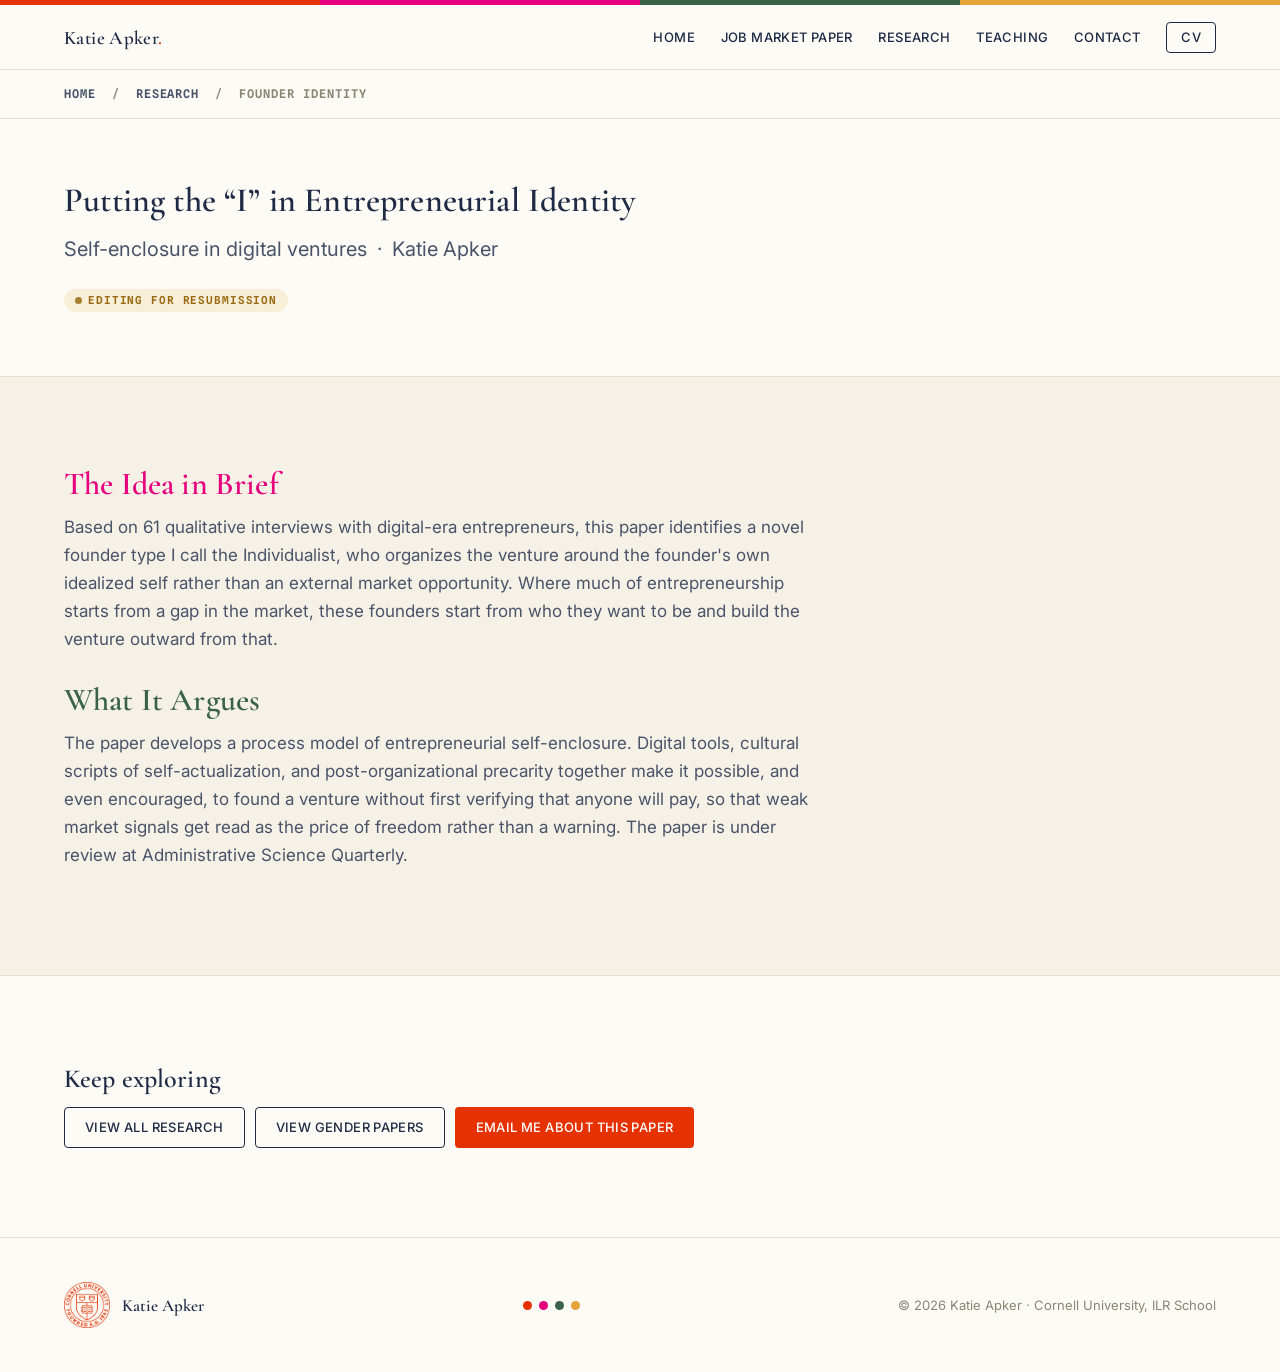
<file: research/founder-identity/index.html>
<!DOCTYPE html>
<html lang="en">
<head>
<meta charset="utf-8">
<meta name="viewport" content="width=device-width, initial-scale=1">
<title>Putting the &ldquo;I&rdquo; in Entrepreneurial Identity · Katie Apker</title>
<meta name="description" content="Katie Apker's paper on individualist founder identity, opportunity orientation, and gender among digital entrepreneurs.">
<link rel="canonical" href="https://katieapker.com/research/founder-identity/">
<meta property="og:type" content="article">
<meta property="og:title" content="Putting the “I” in Entrepreneurial Identity · Katie Apker">
<meta property="og:description" content="How individualist founder identity shapes the opportunities digital entrepreneurs pursue, and how that identity is gendered.">
<meta property="og:url" content="https://katieapker.com/research/founder-identity/">
<meta name="twitter:card" content="summary">
<link rel="preconnect" href="https://fonts.googleapis.com">
<link rel="preconnect" href="https://fonts.gstatic.com" crossorigin>
<link href="https://fonts.googleapis.com/css2?family=Cormorant+Garamond:ital,wght@0,400;0,500;0,600;0,700;1,400;1,500&family=Inter:wght@400;500;600&family=Spline+Sans+Mono:wght@500;600&display=swap" rel="stylesheet">
<link rel="stylesheet" href="/assets/css/site.css?v=18">
<link rel="icon" href="/assets/img/favicon.svg" type="image/svg+xml">
<link rel="apple-touch-icon" href="/assets/img/apple-touch-icon.png">
<script type="application/ld+json">
{
  "@context": "https://schema.org",
  "@type": "ScholarlyArticle",
  "headline": "Putting the I in Entrepreneurial Identity: Self-Enclosure in Digital Ventures",
  "author": { "@type": "Person", "name": "Katie Apker", "affiliation": "Cornell University, ILR School" },
  "about": ["Entrepreneurship", "Founder identity", "Gender and work", "Digital platforms", "Opportunity recognition"],
  "isPartOf": { "@type": "WebSite", "name": "Katie Apker", "url": "https://katieapker.com/" },
  "url": "https://katieapker.com/research/founder-identity/"
}
</script>
  <!-- Cloudflare Web Analytics --><script type='module' src='https://static.cloudflareinsights.com/beacon.min.js' data-cf-beacon='{"token": "6c766be4ac1c40a4adb0d55293c1055f"}'></script><!-- End Cloudflare Web Analytics -->
  <script defer src="https://stats.katieapker.com/script.js" data-website-id="cbeec50f-258e-40ed-877c-ae85b1d2c6a9"></script>
  <script defer src="/assets/js/track.js"></script>
</head>
<body>
<div class="stripe"><i></i><i></i><i></i><i></i></div>

<nav class="nav">
  <div class="wrap nav-in">
    <a class="wordmark" href="/">Katie Apker<span class="dot">.</span></a>
    <button class="nav-toggle" aria-label="Menu" aria-expanded="false">&#9776;</button>
    <div class="nav-links">
      <a href="/">Home</a>
      <a href="/research/youtube-gender-gap/">Job Market Paper</a>
      <a href="/#research">Research</a>
      <a href="/teaching/">Teaching</a>
      <a href="/#contact">Contact</a>
      <a class="nav-cv" href="/assets/cv.pdf" target="_blank" rel="noopener">CV</a>
    </div>
  </div>
</nav>

<div class="wrap"><div class="crumb"><a href="/">Home</a> &nbsp;/&nbsp; <a href="/#research">Research</a> &nbsp;/&nbsp; Founder identity</div></div>

<!-- ===================== HERO ===================== -->
<header class="band tight">
  <div class="wrap">
    <h1 class="reveal in">Putting the &ldquo;I&rdquo; in Entrepreneurial Identity</h1>
    <p class="section-lede reveal in" style="margin-top:14px">Self-enclosure in digital ventures &nbsp;·&nbsp; Katie Apker</p>
    <div class="reveal" style="margin-top:18px"><span class="tag editing">Editing for resubmission</span></div>
  </div>
</header>

<!-- ===================== PLAIN-LANGUAGE BAND ===================== -->
<section class="band band-warm">
  <div class="wrap">
    <div class="lede-prose reveal">
      <h2 class="section-h hc-pink" style="font-size:clamp(24px,2.6vw,32px);margin-bottom:12px">The Idea in Brief</h2>
      <p>Based on 61 qualitative interviews with digital-era entrepreneurs, this paper identifies a novel founder type I call the Individualist, who organizes the venture around the founder's own idealized self rather than an external market opportunity. Where much of entrepreneurship starts from a gap in the market, these founders start from who they want to be and build the venture outward from that.</p>

      <h2 class="section-h hc-green" style="font-size:clamp(24px,2.6vw,32px);margin:30px 0 12px">What It Argues</h2>
      <p>The paper develops a process model of entrepreneurial self-enclosure. Digital tools, cultural scripts of self-actualization, and post-organizational precarity together make it possible, and even encouraged, to found a venture without first verifying that anyone will pay, so that weak market signals get read as the price of freedom rather than a warning. The paper is under review at Administrative Science Quarterly.</p>
    </div>
  </div>
</section>

<!-- ===================== CLOSING ===================== -->
<section class="band">
  <div class="wrap">
    <h3 class="reveal" style="font-size:26px">Keep exploring</h3>
    <div class="paper-actions reveal" style="margin-top:14px">
      <a class="btn btn-line" href="/#research">View all research</a>
      <a class="btn btn-line" href="/themes/gender-as-lens/">View gender papers</a>
      <a class="btn btn-solid" href="mailto:kaa82@cornell.edu?subject=Putting%20the%20I%20in%20Entrepreneurship">Email me about this paper</a>
    </div>
  </div>
</section>

<footer class="footer">
  <div class="wrap footer-in">
    <span class="mark"><img src="/assets/img/crest.png" alt="Cornell University">Katie Apker</span>
    <div class="dots"><i></i><i></i><i></i><i></i></div>
    <span class="c">© <span data-year></span> Katie Apker · Cornell University, ILR School</span>
  </div>
</footer>

<script src="/assets/js/site.js" defer></script>
</body>
</html>
</file>
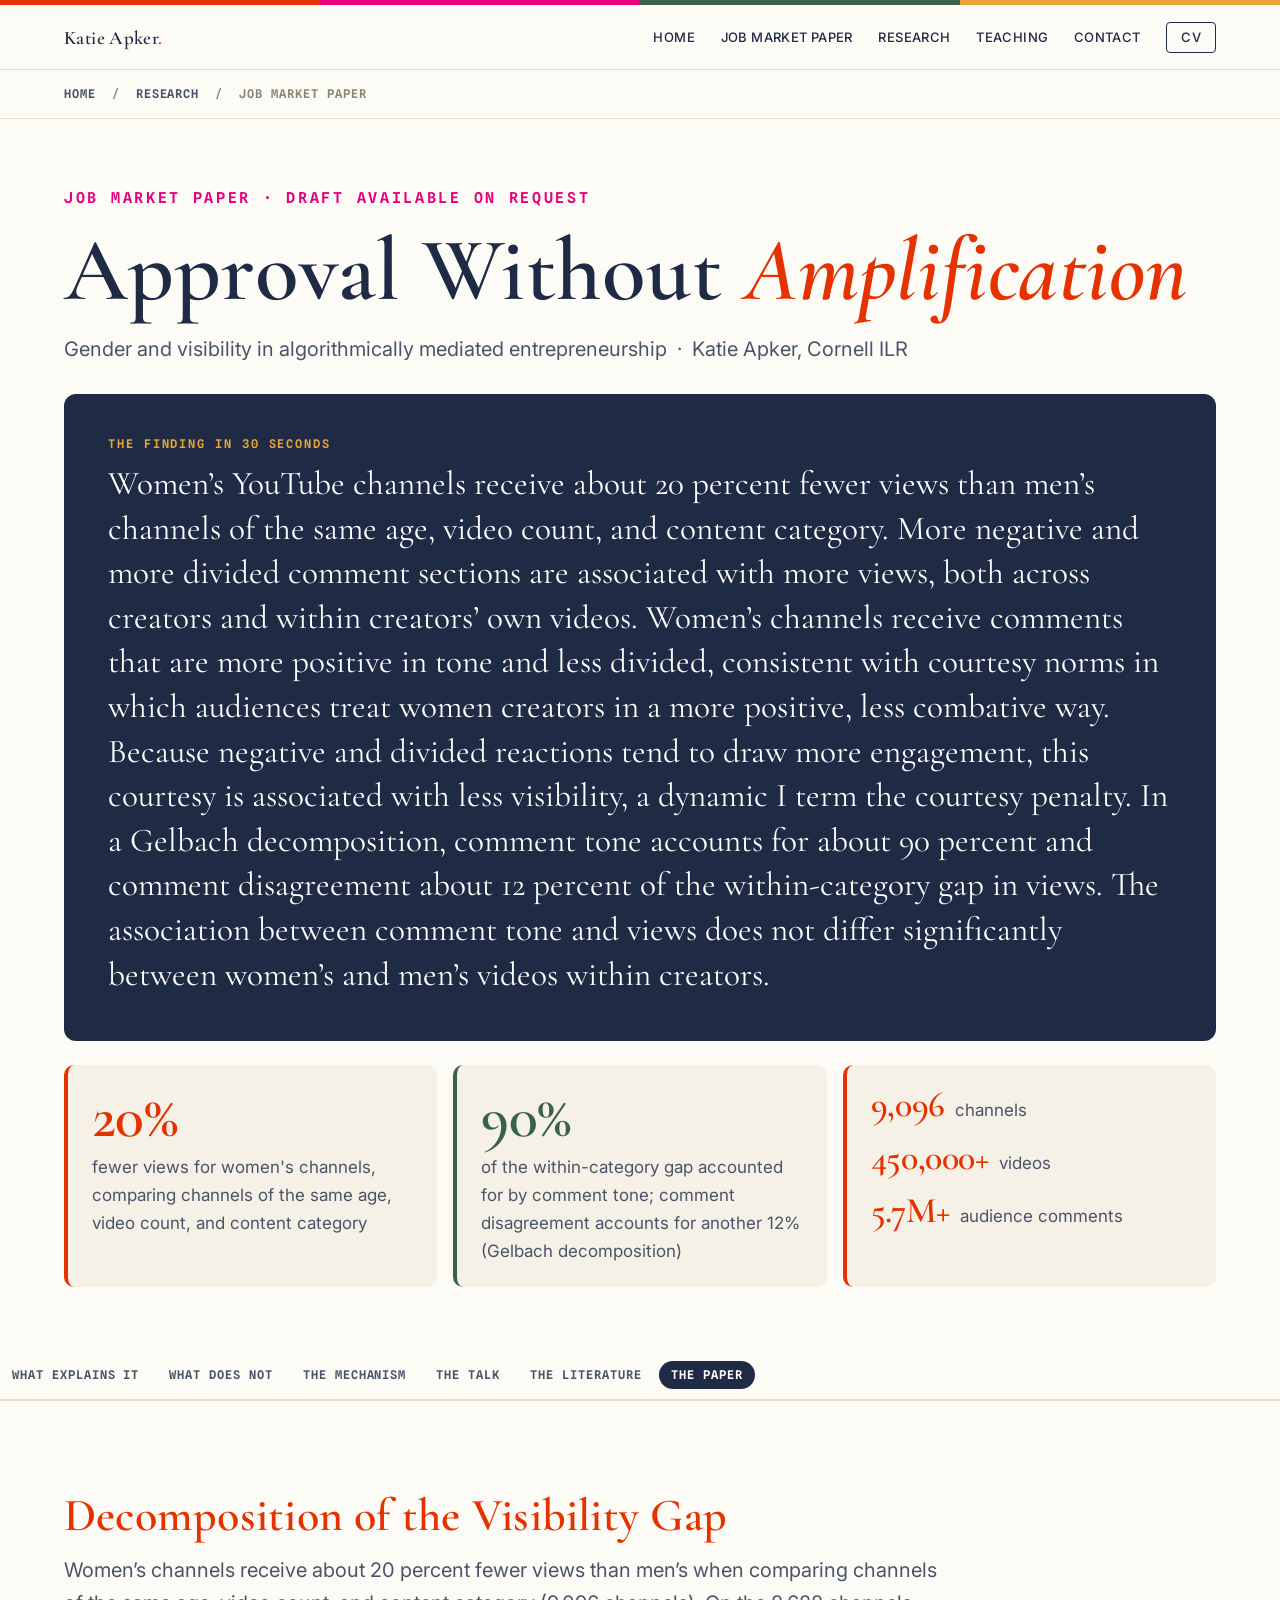
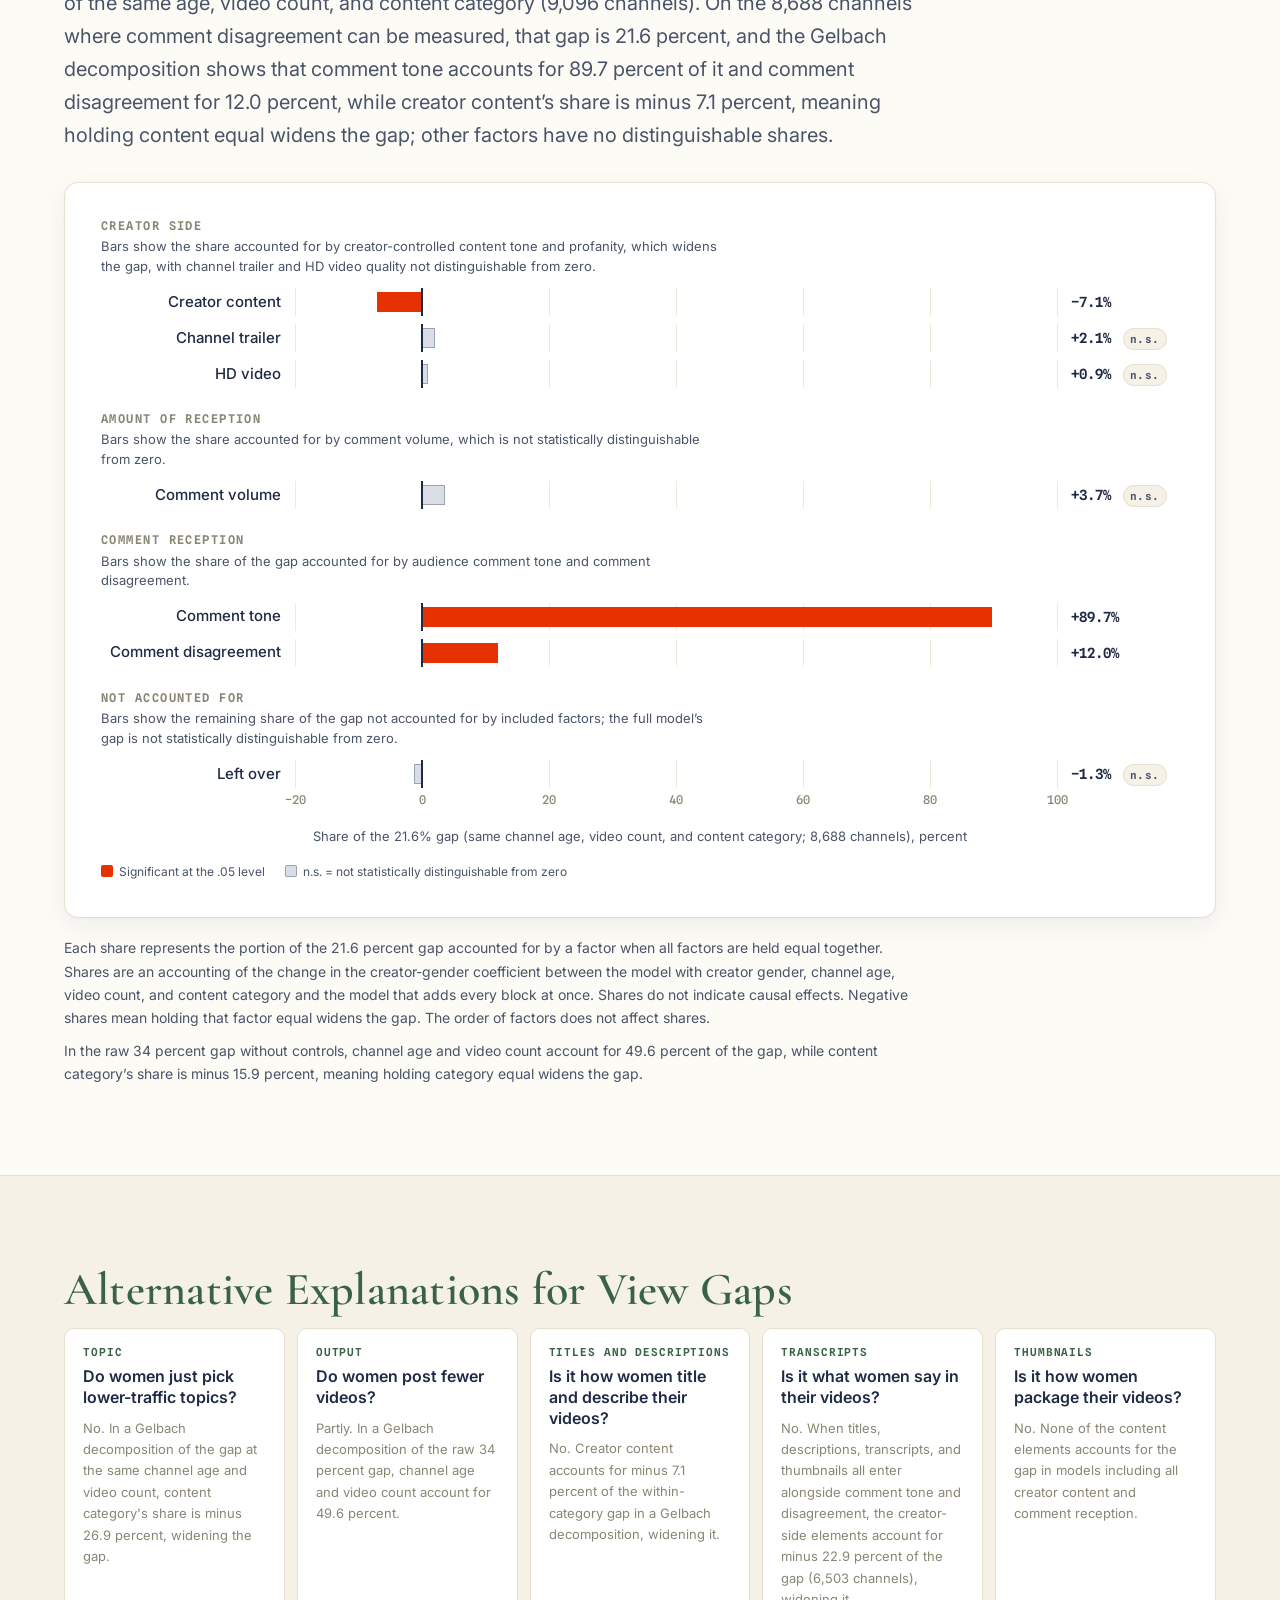
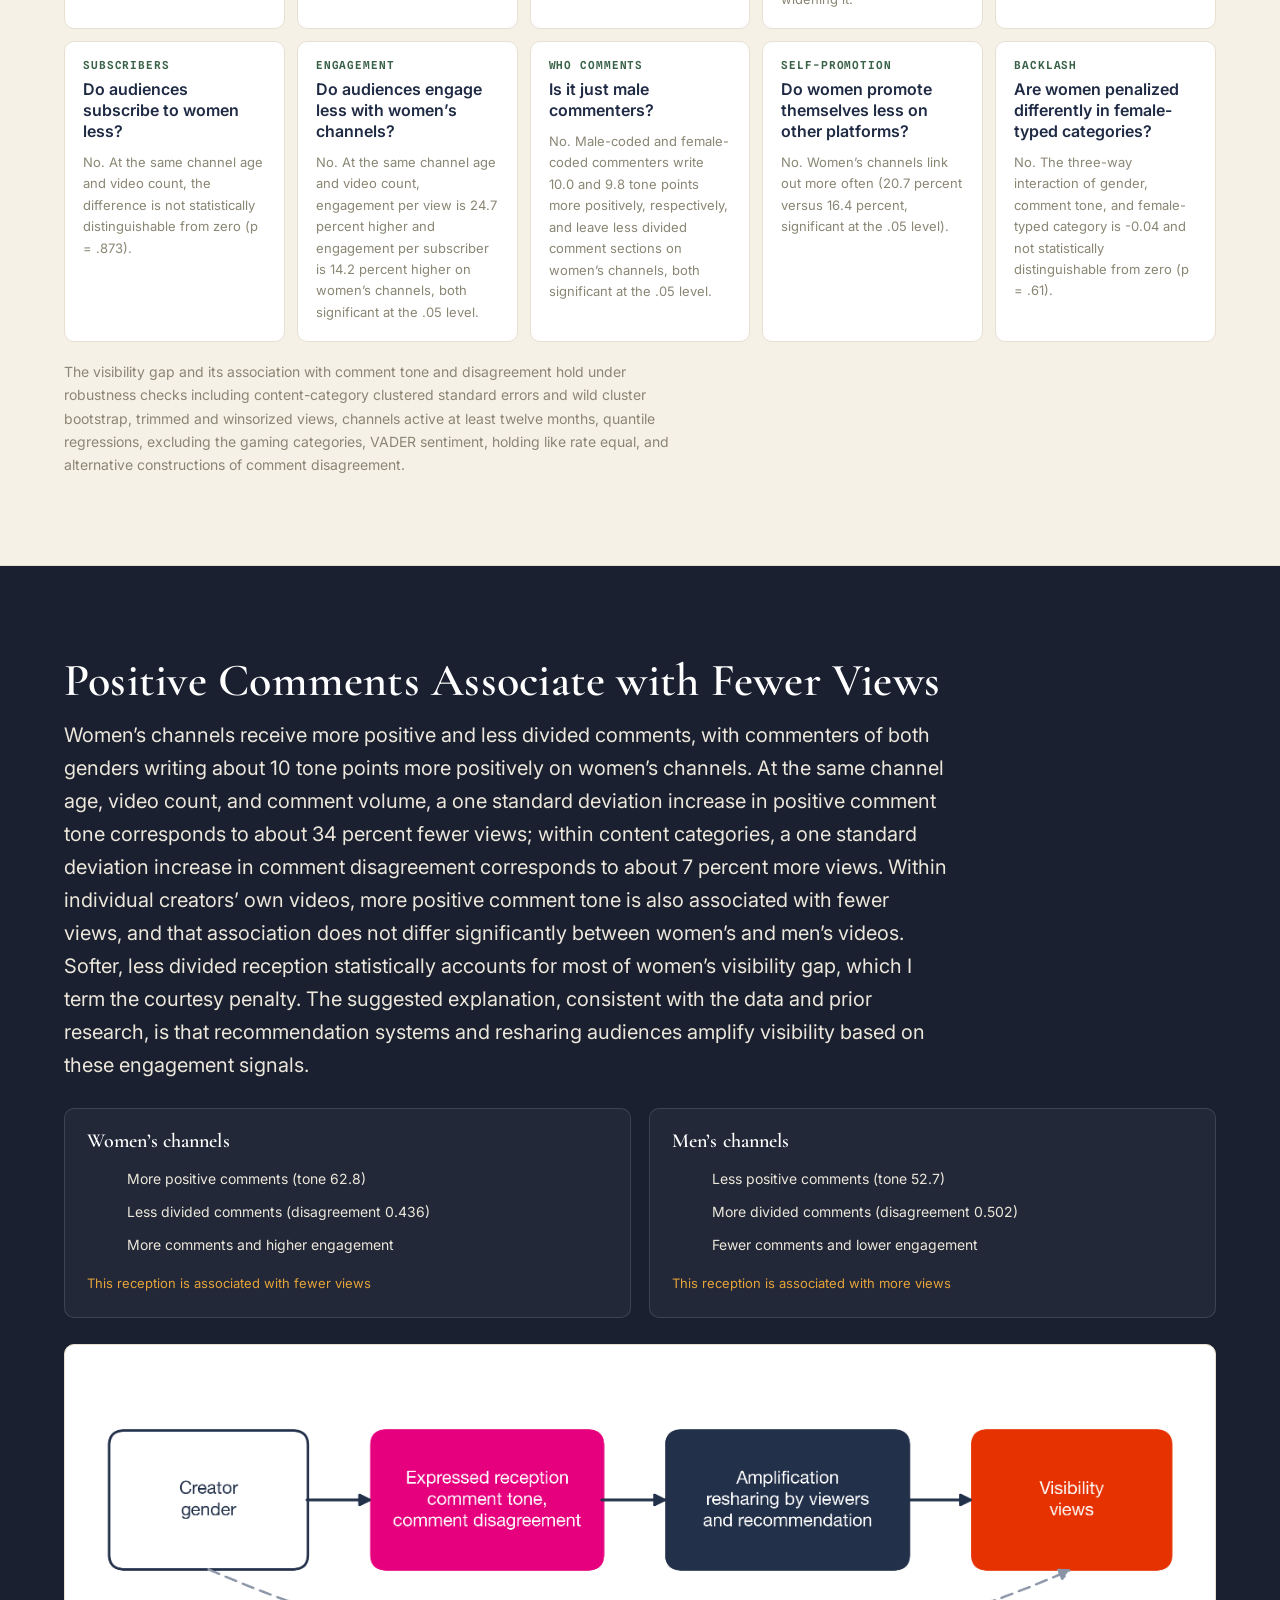
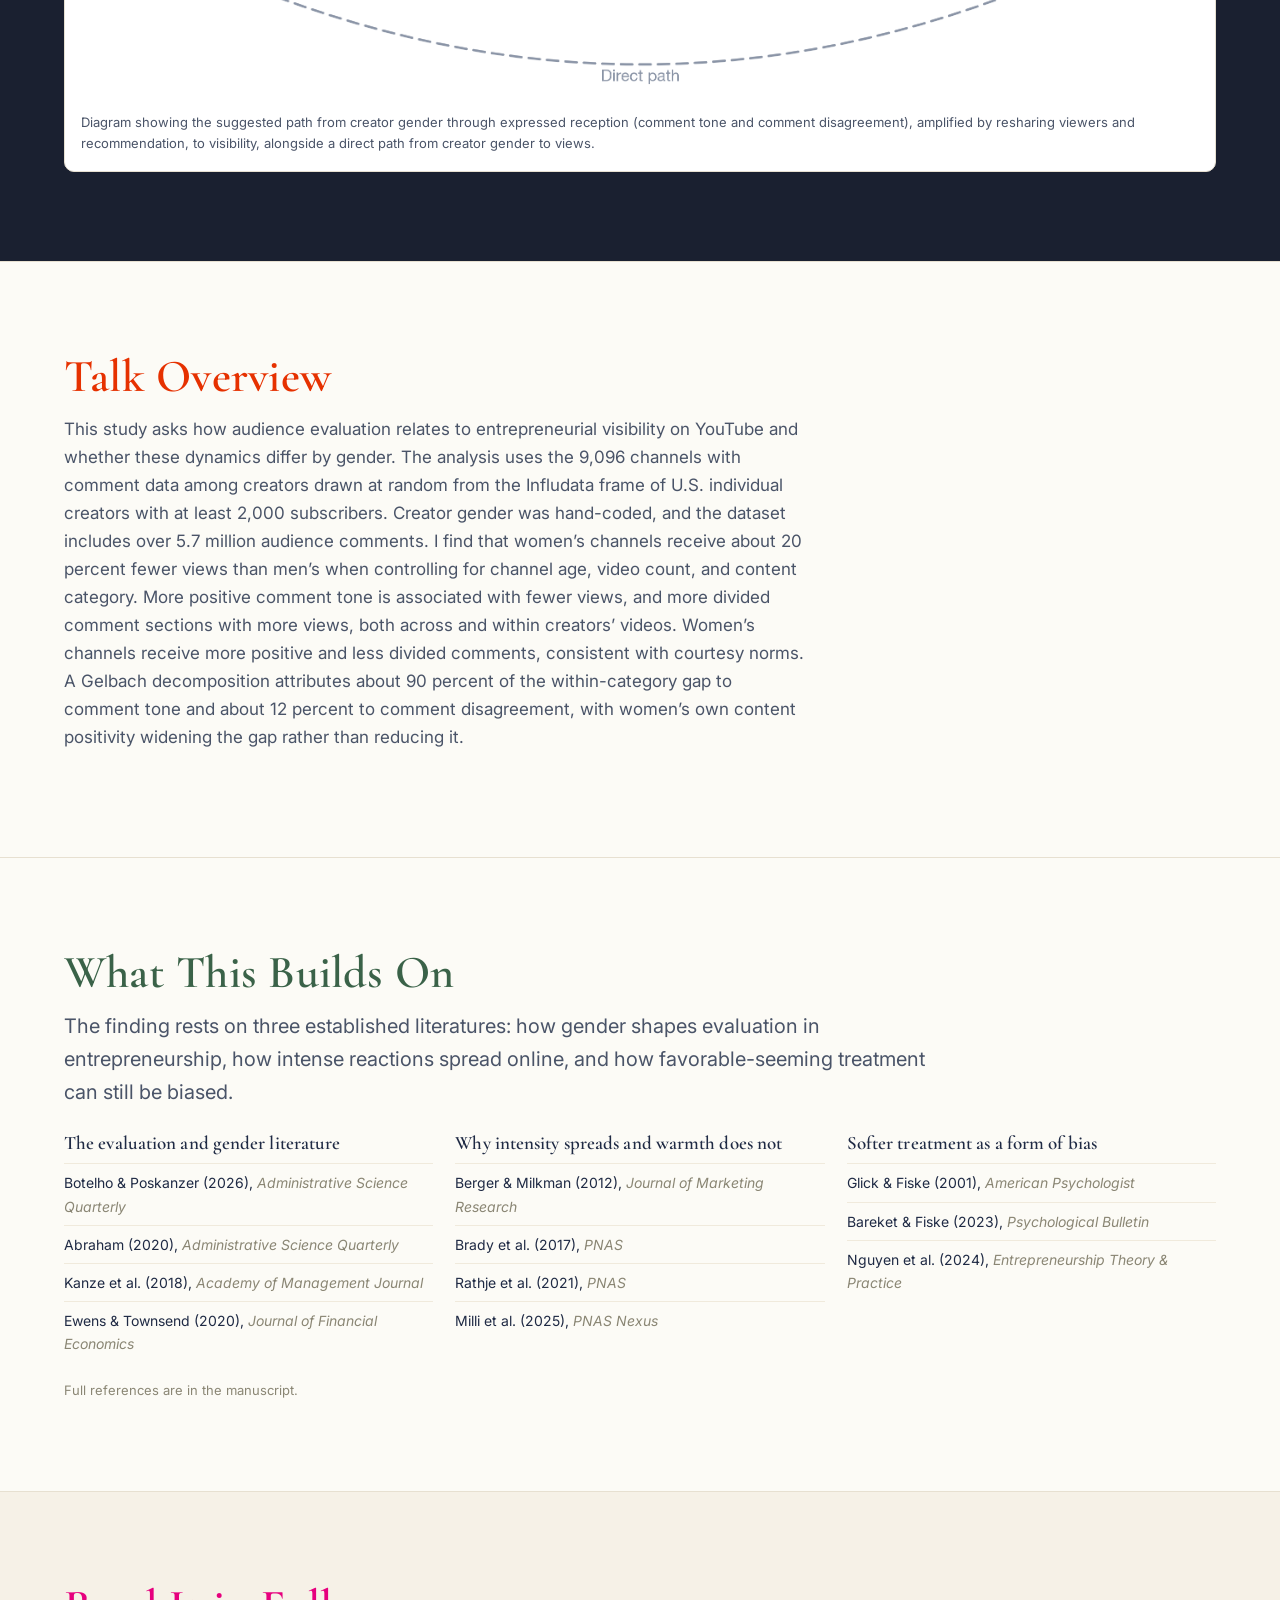
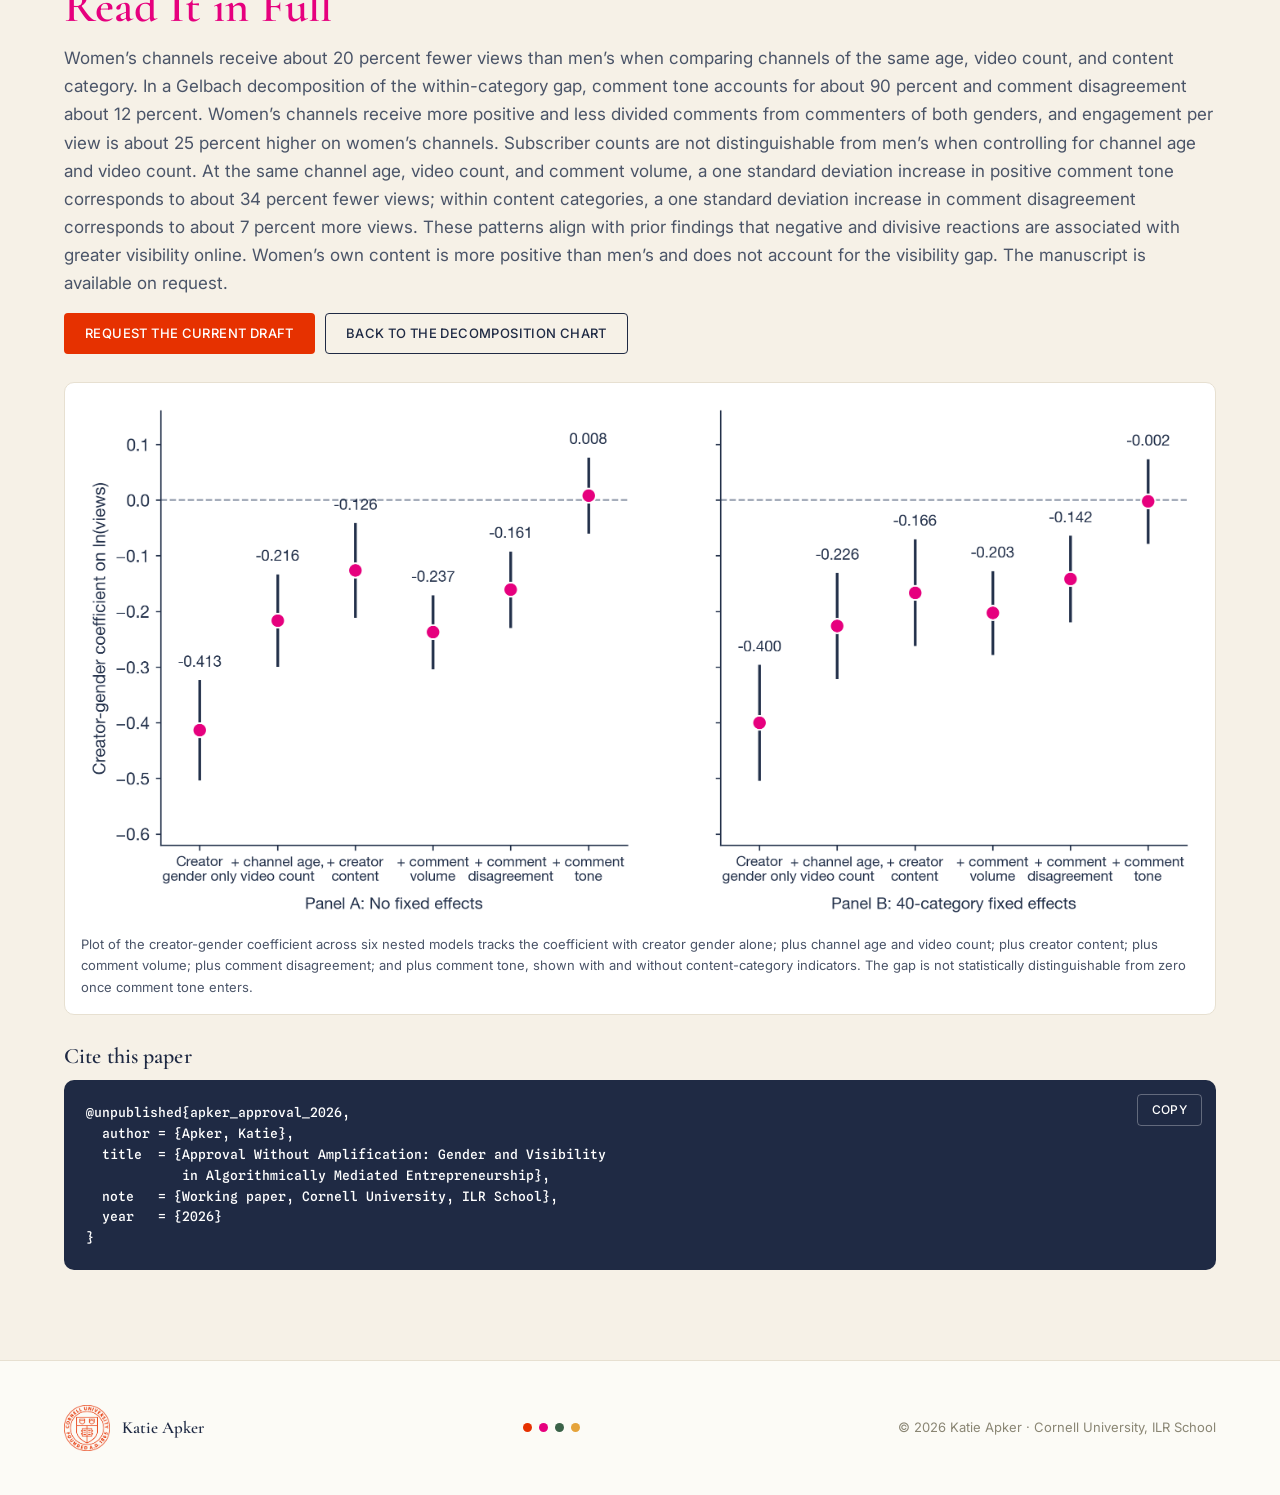
<file: research/youtube-gender-gap/index.html>
<!DOCTYPE html>
<html lang="en">
<head>
<meta charset="utf-8">
<meta name="viewport" content="width=device-width, initial-scale=1">
<title>Approval Without Amplification · Katie Apker</title>
<meta name="description" content="Katie Apker's job market paper on gender and entrepreneurial visibility on YouTube. Women's channels receive more positive and less divided comments, but get fewer views.">
<link rel="canonical" href="https://katieapker.com/research/youtube-gender-gap/">
<meta property="og:type" content="article">
<meta property="og:title" content="Approval Without Amplification · Katie Apker">
<meta property="og:description" content="Women's channels receive more positive and less divided comments, but get fewer views. Katie Apker's job market paper on YouTube creators.">
<meta property="og:url" content="https://katieapker.com/research/youtube-gender-gap/">
<meta name="twitter:card" content="summary">
<link rel="preconnect" href="https://fonts.googleapis.com">
<link rel="preconnect" href="https://fonts.gstatic.com" crossorigin>
<link href="https://fonts.googleapis.com/css2?family=Cormorant+Garamond:ital,wght@0,400;0,500;0,600;0,700;1,400;1,500&family=Inter:wght@400;500;600&family=Spline+Sans+Mono:wght@500;600&display=swap" rel="stylesheet">
<link rel="stylesheet" href="/assets/css/site.css?v=20">
<link rel="icon" href="/assets/img/favicon.svg" type="image/svg+xml">
<link rel="apple-touch-icon" href="/assets/img/apple-touch-icon.png">
<script type="application/ld+json">
{
  "@context": "https://schema.org",
  "@type": "ScholarlyArticle",
  "headline": "Approval Without Amplification: Gender and Visibility in Algorithmically Mediated Entrepreneurship",
  "author": { "@type": "Person", "name": "Katie Apker", "affiliation": "Cornell University, ILR School" },
  "about": ["Gender", "Digital platforms", "Algorithmic recommendation", "Creator economy", "Entrepreneurship"],
  "isPartOf": { "@type": "WebSite", "name": "Katie Apker", "url": "https://katieapker.com/" },
  "url": "https://katieapker.com/research/youtube-gender-gap/"
}
</script>
  <!-- Cloudflare Web Analytics --><script type='module' src='https://static.cloudflareinsights.com/beacon.min.js' data-cf-beacon='{"token": "6c766be4ac1c40a4adb0d55293c1055f"}'></script><!-- End Cloudflare Web Analytics -->
  <script defer src="https://stats.katieapker.com/script.js" data-website-id="cbeec50f-258e-40ed-877c-ae85b1d2c6a9"></script>
  <script defer src="/assets/js/track.js"></script>
</head>
<body>
<div class="stripe"><i></i><i></i><i></i><i></i></div>

<nav class="nav">
  <div class="wrap nav-in">
    <a class="wordmark" href="/">Katie Apker<span class="dot">.</span></a>
    <button class="nav-toggle" aria-label="Menu" aria-expanded="false">&#9776;</button>
    <div class="nav-links">
      <a href="/">Home</a>
      <a href="/research/youtube-gender-gap/">Job Market Paper</a>
      <a href="/#research">Research</a>
      <a href="/teaching/">Teaching</a>
      <a href="/#contact">Contact</a>
      <a class="nav-cv" href="/assets/cv.pdf" target="_blank" rel="noopener">CV</a>
    </div>
  </div>
</nav>

<div class="wrap"><div class="crumb"><a href="/">Home</a> &nbsp;/&nbsp; <a href="/#research">Research</a> &nbsp;/&nbsp; Job Market Paper</div></div>

<!-- ===================== HERO + PLAIN BAND ===================== -->
<header class="band tight dd-hero">
  <div class="wrap">
    <span class="kicker reveal in">Job Market Paper · draft available on request</span>
    <h1 class="reveal in">Approval Without <span class="amp">Amplification</span></h1>
    <p class="section-lede reveal in" style="margin-top:14px">Gender and visibility in algorithmically mediated entrepreneurship &nbsp;·&nbsp; Katie Apker, Cornell ILR</p>

    <div class="plainband reveal in">
      <div class="lbl">The finding in 30 seconds</div>
      <p>Women’s YouTube channels receive about 20 percent fewer views than men’s channels of the same age, video count, and content category. More negative and more divided comment sections are associated with more views, both across creators and within creators’ own videos. Women’s channels receive comments that are more positive in tone and less divided, consistent with courtesy norms in which audiences treat women creators in a more positive, less combative way. Because negative and divided reactions tend to draw more engagement, this courtesy is associated with less visibility, a dynamic I term the courtesy penalty. In a Gelbach decomposition, comment tone accounts for about 90 percent and comment disagreement about 12 percent of the within-category gap in views. The association between comment tone and views does not differ significantly between women’s and men’s videos within creators.</p>
    </div>

    <div class="statpair statpair-3 reveal" style="margin-top:24px">
      <div class="bigstat"><div class="n"><span data-count="20" data-suffix="%">20%</span></div><div class="d">fewer views for women's channels, comparing channels of the same age, video count, and content category</div></div>
      <div class="bigstat resolved"><div class="n">90%</div><div class="d">of the within-category gap accounted for by comment tone; comment disagreement accounts for another 12% (Gelbach decomposition)</div></div>
      <div class="bigstat">
        <div class="rowstat"><span class="rn">9,096</span><span class="rl">channels</span></div>
        <div class="rowstat"><span class="rn">450,000+</span><span class="rl">videos</span></div>
        <div class="rowstat"><span class="rn">5.7M+</span><span class="rl">audience comments</span></div>
      </div>
    </div>
  </div>
</header>

<!-- ===================== JUMP NAV ===================== -->
<div class="jump">
  <div class="wrap jump-in">
    <a href="#explain">What explains it</a>
    <a href="#notit">What does not</a>
    <a href="#mechanism">The mechanism</a>
    <a href="#talk">The talk</a>
    <a href="#grounded">The literature</a>
    <a href="#paper">The paper</a>
  </div>
</div>

<!-- ===================== WHAT EXPLAINS THE GAP ===================== -->
<section class="band" id="explain">
  <div class="wrap">
    <h2 class="section-h reveal hc-lava">Decomposition of the Visibility Gap</h2>
    <p class="section-lede reveal" style="margin-bottom:30px">Women’s channels receive about 20 percent fewer views than men’s when comparing channels of the same age, video count, and content category (9,096 channels). On the 8,688 channels where comment disagreement can be measured, that gap is 21.6 percent, and the Gelbach decomposition shows that comment tone accounts for 89.7 percent of it and comment disagreement for 12.0 percent, while creator content’s share is minus 7.1 percent, meaning holding content equal widens the gap; other factors have no distinguishable shares.</p>

    <div class="reveal" id="decomp-interactive"></div>

    <!-- static, always-readable fallback (hidden when the bar chart loads) -->
    <div id="decomp-static" class="reveal">
      <p style="font-size:14px;color:var(--ink-soft);margin-bottom:12px">Share of the 21.6% gap (same channel age, video count, and content category; 8,688 channels with comment disagreement measured), percent. n.s. = not statistically distinguishable from zero.</p>
      <ol class="decomp-static-list">
        <li><span class="fam">Creator side</span><span class="cap">Bars show the share accounted for by creator-controlled content tone and profanity, which widens the gap, with channel trailer and HD video quality not distinguishable from zero.</span>
          <ul><li>Creator content: &minus;7.1%</li><li>Channel trailer: +2.1% (n.s.)</li><li>HD video: +0.9% (n.s.)</li></ul></li>
        <li><span class="fam">Amount of reception</span><span class="cap">Bars show the share accounted for by comment volume, which is not statistically distinguishable from zero.</span>
          <ul><li>Comment volume: +3.7% (n.s.)</li></ul></li>
        <li><span class="fam">Comment reception</span><span class="cap">Bars show the share of the gap accounted for by audience comment tone and comment disagreement.</span>
          <ul><li>Comment tone: +89.7%</li><li>Comment disagreement: +12.0%</li></ul></li>
        <li><span class="fam">Not accounted for</span><span class="cap">Bars show the remaining share of the gap not accounted for by included factors; the full model’s gap is not statistically distinguishable from zero.</span>
          <ul><li>Left over: &minus;1.3% (n.s.)</li></ul></li>
      </ol>
    </div>

    <div class="decomp-notes reveal">
      <p>Each share represents the portion of the 21.6 percent gap accounted for by a factor when all factors are held equal together. Shares are an accounting of the change in the creator-gender coefficient between the model with creator gender, channel age, video count, and content category and the model that adds every block at once. Shares do not indicate causal effects. Negative shares mean holding that factor equal widens the gap. The order of factors does not affect shares.</p>
      <p>In the raw 34 percent gap without controls, channel age and video count account for 49.6 percent of the gap, while content category’s share is minus 15.9 percent, meaning holding category equal widens the gap.</p>
    </div>
  </div>
</section>

<!-- ===================== WHAT DOES NOT EXPLAIN IT ===================== -->
<section class="band band-warm" id="notit">
  <div class="wrap">
    <h2 class="section-h reveal hc-green">Alternative Explanations for View Gaps</h2>
    <div class="ruleouts reveal">
      <details class="ro"><summary style="list-style:none"><div class="rotag">Topic</div><div class="roq">Do women just pick lower-traffic topics?</div><div class="rov">No. In a Gelbach decomposition of the gap at the same channel age and video count, content category's share is minus 26.9 percent, widening the gap.</div></summary><div style="font-size:14px;color:var(--ink-soft);margin-top:12px">Comparing channels within the same 40 content categories the gap is about 20 percent, versus about 19 percent without category. Women’s categories average fewer views, but within 128 finer subtopics the gap remains about 16 percent. Women’s channels still receive more positive and less divided comments within subtopics.</div></details>
      <details class="ro"><summary style="list-style:none"><div class="rotag">Output</div><div class="roq">Do women post fewer videos?</div><div class="rov">Partly. In a Gelbach decomposition of the raw 34 percent gap, channel age and video count account for 49.6 percent.</div></summary><div style="font-size:14px;color:var(--ink-soft);margin-top:12px">Men’s channels are about 0.9 years older and have more videos (geometric means of 589 versus 466). At the same age, video count, and category, women’s channels still receive about 20 percent fewer views.</div></details>
      <details class="ro"><summary style="list-style:none"><div class="rotag">Titles and descriptions</div><div class="roq">Is it how women title and describe their videos?</div><div class="rov">No. Creator content accounts for minus 7.1 percent of the within-category gap in a Gelbach decomposition, widening it.</div></summary><div style="font-size:14px;color:var(--ink-soft);margin-top:12px">Women’s titles and descriptions are more positive, but this does not close the gap.</div></details>
      <details class="ro"><summary style="list-style:none"><div class="rotag">Transcripts</div><div class="roq">Is it what women say in their videos?</div><div class="rov">No. When titles, descriptions, transcripts, and thumbnails all enter alongside comment tone and disagreement, the creator-side elements account for minus 22.9 percent of the gap (6,503 channels), widening it.</div></summary><div style="font-size:14px;color:var(--ink-soft);margin-top:12px">Women’s spoken content is more positive. Transcript missingness is not significantly different by gender.</div></details>
      <details class="ro"><summary style="list-style:none"><div class="rotag">Thumbnails</div><div class="roq">Is it how women package their videos?</div><div class="rov">No. None of the content elements accounts for the gap in models including all creator content and comment reception.</div></summary><div style="font-size:14px;color:var(--ink-soft);margin-top:12px">Women’s thumbnails show more positive facial expressions, warmer colors, and less clickbait.</div></details>
      <details class="ro"><summary style="list-style:none"><div class="rotag">Subscribers</div><div class="roq">Do audiences subscribe to women less?</div><div class="rov">No. At the same channel age and video count, the difference is not statistically distinguishable from zero (p = .873).</div></summary><div style="font-size:14px;color:var(--ink-soft);margin-top:12px">Without controls, women’s channels have about 10 percent fewer subscribers.</div></details>
      <details class="ro"><summary style="list-style:none"><div class="rotag">Engagement</div><div class="roq">Do audiences engage less with women’s channels?</div><div class="rov">No. At the same channel age and video count, engagement per view is 24.7 percent higher and engagement per subscriber is 14.2 percent higher on women’s channels, both significant at the .05 level.</div></summary><div style="font-size:14px;color:var(--ink-soft);margin-top:12px">Women’s channels also receive more comments.</div></details>
      <details class="ro"><summary style="list-style:none"><div class="rotag">Who comments</div><div class="roq">Is it just male commenters?</div><div class="rov">No. Male-coded and female-coded commenters write 10.0 and 9.8 tone points more positively, respectively, and leave less divided comment sections on women’s channels, both significant at the .05 level.</div></summary><div style="font-size:14px;color:var(--ink-soft);margin-top:12px">Holding the share of female-coded commenters equal leaves a gap of about 17 percent fewer views, which becomes not distinguishable from zero once comment tone and disagreement are included.</div></details>
      <details class="ro"><summary style="list-style:none"><div class="rotag">Self-promotion</div><div class="roq">Do women promote themselves less on other platforms?</div><div class="rov">No. Women’s channels link out more often (20.7 percent versus 16.4 percent, significant at the .05 level).</div></summary><div style="font-size:14px;color:var(--ink-soft);margin-top:12px">Holding linking equal leaves the gap unchanged, and linking’s association with views does not differ by gender.</div></details>
      <details class="ro"><summary style="list-style:none"><div class="rotag">Backlash</div><div class="roq">Are women penalized differently in female-typed categories?</div><div class="rov">No. The three-way interaction of gender, comment tone, and female-typed category is -0.04 and not statistically distinguishable from zero (p = .61).</div></summary><div style="font-size:14px;color:var(--ink-soft);margin-top:12px">The link between positive tone and fewer views is steeper in female-typed categories for both genders.</div></details>
    </div>
    <p class="reveal" style="font-size:14px;color:var(--ink-faint);margin-top:18px;max-width:70ch">The visibility gap and its association with comment tone and disagreement hold under robustness checks including content-category clustered standard errors and wild cluster bootstrap, trimmed and winsorized views, channels active at least twelve months, quantile regressions, excluding the gaming categories, VADER sentiment, holding like rate equal, and alternative constructions of comment disagreement.</p>
  </div>
</section>

<!-- ===================== MECHANISM (dark) ===================== -->
<section class="band mech" id="mechanism">
  <div class="wrap">
    <h2 class="section-h reveal hc-pink">Positive Comments Associate with Fewer Views</h2>
    <p class="section-lede reveal" style="color:var(--night-ink)">Women’s channels receive more positive and less divided comments, with commenters of both genders writing about 10 tone points more positively on women’s channels. At the same channel age, video count, and comment volume, a one standard deviation increase in positive comment tone corresponds to about 34 percent fewer views; within content categories, a one standard deviation increase in comment disagreement corresponds to about 7 percent more views. Within individual creators’ own videos, more positive comment tone is also associated with fewer views, and that association does not differ significantly between women’s and men’s videos. Softer, less divided reception statistically accounts for most of women’s visibility gap, which I term the courtesy penalty. The suggested explanation, consistent with the data and prior research, is that recommendation systems and resharing audiences amplify visibility based on these engagement signals.</p>
    <div class="two reveal">
      <div class="lane">
        <h4>Women’s channels</h4>
        <ul><li>More positive comments (tone 62.8)</li><li>Less divided comments (disagreement 0.436)</li><li>More comments and higher engagement</li></ul>
        <div class="signal">This reception is associated with fewer views</div>
      </div>
      <div class="lane">
        <h4>Men’s channels</h4>
        <ul><li>Less positive comments (tone 52.7)</li><li>More divided comments (disagreement 0.502)</li><li>Fewer comments and lower engagement</li></ul>
        <div class="signal">This reception is associated with more views</div>
      </div>
    </div>
    <div class="figrow reveal" style="margin-top:26px">
      <figure class="figcard"><img src="/assets/fig/process_model_d1107.png" alt="Diagram showing the suggested path from creator gender through expressed reception (comment tone and comment disagreement), amplified by resharing viewers and recommendation, to visibility, alongside a direct path from creator gender to views." width="2617" height="799" loading="lazy" style="width:100%;height:auto"><figcaption>Diagram showing the suggested path from creator gender through expressed reception (comment tone and comment disagreement), amplified by resharing viewers and recommendation, to visibility, alongside a direct path from creator gender to views.</figcaption></figure>
    </div>
  </div>
</section>

<!-- ===================== THE TALK ===================== -->
<section class="band" id="talk">
  <div class="wrap">
    <h2 class="section-h reveal hc-lava">Talk Overview</h2>
    <div class="lede-prose reveal" style="margin-bottom:6px">
      <p>This study asks how audience evaluation relates to entrepreneurial visibility on YouTube and whether these dynamics differ by gender. The analysis uses the 9,096 channels with comment data among creators drawn at random from the Infludata frame of U.S. individual creators with at least 2,000 subscribers. Creator gender was hand-coded, and the dataset includes over 5.7 million audience comments. I find that women’s channels receive about 20 percent fewer views than men’s when controlling for channel age, video count, and content category. More positive comment tone is associated with fewer views, and more divided comment sections with more views, both across and within creators’ videos. Women’s channels receive more positive and less divided comments, consistent with courtesy norms. A Gelbach decomposition attributes about 90 percent of the within-category gap to comment tone and about 12 percent to comment disagreement, with women’s own content positivity widening the gap rather than reducing it.</p>
    </div>
    <!-- M&O Research Camp deck (May 2026 numbers) hidden in the 2026-09-28 refresh; images kept in /assets/talk-camp/.
    <div style="margin-top:30px" class="reveal">
      <h3 style="font-size:24px;margin-bottom:6px">As presented: the research camp slides</h3>
      <p style="font-size:15px;color:var(--ink-soft);margin-bottom:16px">The actual deck from my Cornell M&amp;O Research Camp talk (May 2026). Click a slide or use the buttons to advance.</p>
      <div class="campdeck" id="campdeck">
        <img src="/assets/talk-camp/slide-01.jpg" alt="Research camp slide 1 of 32" width="1920" height="1080">
        <img src="/assets/talk-camp/slide-02.jpg" alt="Research camp slide 2 of 32" width="1920" height="1080" loading="lazy">
        <img src="/assets/talk-camp/slide-03.jpg" alt="Research camp slide 3 of 32" width="1920" height="1080" loading="lazy">
        <img src="/assets/talk-camp/slide-04.jpg" alt="Research camp slide 4 of 32" width="1920" height="1080" loading="lazy">
        <img src="/assets/talk-camp/slide-05.jpg" alt="Research camp slide 5 of 32" width="1920" height="1080" loading="lazy">
        <img src="/assets/talk-camp/slide-06.jpg" alt="Research camp slide 6 of 32" width="1920" height="1080" loading="lazy">
        <img src="/assets/talk-camp/slide-07.jpg" alt="Research camp slide 7 of 32" width="1920" height="1080" loading="lazy">
        <img src="/assets/talk-camp/slide-08.jpg" alt="Research camp slide 8 of 32" width="1920" height="1080" loading="lazy">
        <img src="/assets/talk-camp/slide-09.jpg" alt="Research camp slide 9 of 32" width="1920" height="1080" loading="lazy">
        <img src="/assets/talk-camp/slide-10.jpg" alt="Research camp slide 10 of 32" width="1920" height="1080" loading="lazy">
        <img src="/assets/talk-camp/slide-11.jpg" alt="Research camp slide 11 of 32" width="1920" height="1080" loading="lazy">
        <img src="/assets/talk-camp/slide-12.jpg" alt="Research camp slide 12 of 32" width="1920" height="1080" loading="lazy">
        <img src="/assets/talk-camp/slide-13.jpg" alt="Research camp slide 13 of 32" width="1920" height="1080" loading="lazy">
        <img src="/assets/talk-camp/slide-14.jpg" alt="Research camp slide 14 of 32" width="1920" height="1080" loading="lazy">
        <img src="/assets/talk-camp/slide-15.jpg" alt="Research camp slide 15 of 32" width="1920" height="1080" loading="lazy">
        <img src="/assets/talk-camp/slide-16.jpg" alt="Research camp slide 16 of 32" width="1920" height="1080" loading="lazy">
        <img src="/assets/talk-camp/slide-17.jpg" alt="Research camp slide 17 of 32" width="1920" height="1080" loading="lazy">
        <img src="/assets/talk-camp/slide-18.jpg" alt="Research camp slide 18 of 32" width="1920" height="1080" loading="lazy">
        <img src="/assets/talk-camp/slide-19.jpg" alt="Research camp slide 19 of 32" width="1920" height="1080" loading="lazy">
        <img src="/assets/talk-camp/slide-20.jpg" alt="Research camp slide 20 of 32" width="1920" height="1080" loading="lazy">
        <img src="/assets/talk-camp/slide-21.jpg" alt="Research camp slide 21 of 32" width="1920" height="1080" loading="lazy">
        <img src="/assets/talk-camp/slide-22.jpg" alt="Research camp slide 22 of 32" width="1920" height="1080" loading="lazy">
        <img src="/assets/talk-camp/slide-23.jpg" alt="Research camp slide 23 of 32" width="1920" height="1080" loading="lazy">
        <img src="/assets/talk-camp/slide-24.jpg" alt="Research camp slide 24 of 32" width="1920" height="1080" loading="lazy">
        <img src="/assets/talk-camp/slide-25.jpg" alt="Research camp slide 25 of 32" width="1920" height="1080" loading="lazy">
        <img src="/assets/talk-camp/slide-26.jpg" alt="Research camp slide 26 of 32" width="1920" height="1080" loading="lazy">
        <img src="/assets/talk-camp/slide-27.jpg" alt="Research camp slide 27 of 32" width="1920" height="1080" loading="lazy">
        <img src="/assets/talk-camp/slide-28.jpg" alt="Research camp slide 28 of 32" width="1920" height="1080" loading="lazy">
        <img src="/assets/talk-camp/slide-29.jpg" alt="Research camp slide 29 of 32" width="1920" height="1080" loading="lazy">
        <img src="/assets/talk-camp/slide-30.jpg" alt="Research camp slide 30 of 32" width="1920" height="1080" loading="lazy">
        <img src="/assets/talk-camp/slide-31.jpg" alt="Research camp slide 31 of 32" width="1920" height="1080" loading="lazy">
        <img src="/assets/talk-camp/slide-32.jpg" alt="Research camp slide 32 of 32" width="1920" height="1080" loading="lazy">
      </div>
    </div>
    -->

  </div>
</section>

<!-- ===================== GROUNDED IN THE LITERATURE ===================== -->
<section class="band" id="grounded">
  <div class="wrap">
    <h2 class="section-h reveal hc-green">What This Builds On</h2>
    <p class="section-lede reveal" style="margin-bottom:24px">The finding rests on three established literatures: how gender shapes evaluation in entrepreneurship, how intense reactions spread online, and how favorable-seeming treatment can still be biased.</p>
    <div class="cites reveal">
      <div class="cite-group">
        <h4>The evaluation and gender literature</h4>
        <ul>
          <li>Botelho &amp; Poskanzer (2026), <span>Administrative Science Quarterly</span></li>
          <li>Abraham (2020), <span>Administrative Science Quarterly</span></li>
          <li>Kanze et al. (2018), <span>Academy of Management Journal</span></li>
          <li>Ewens &amp; Townsend (2020), <span>Journal of Financial Economics</span></li>
        </ul>
      </div>
      <div class="cite-group">
        <h4>Why intensity spreads and warmth does not</h4>
        <ul>
          <li>Berger &amp; Milkman (2012), <span>Journal of Marketing Research</span></li>
          <li>Brady et al. (2017), <span>PNAS</span></li>
          <li>Rathje et al. (2021), <span>PNAS</span></li>
          <li>Milli et al. (2025), <span>PNAS Nexus</span></li>
        </ul>
      </div>
      <div class="cite-group">
        <h4>Softer treatment as a form of bias</h4>
        <ul>
          <li>Glick &amp; Fiske (2001), <span>American Psychologist</span></li>
          <li>Bareket &amp; Fiske (2023), <span>Psychological Bulletin</span></li>
          <li>Nguyen et al. (2024), <span>Entrepreneurship Theory &amp; Practice</span></li>
        </ul>
      </div>
    </div>

    <p class="reveal" style="font-size:13px;color:var(--ink-faint);margin-top:18px">Full references are in the manuscript.</p>
  </div>
</section>

<!-- ===================== THE PAPER ===================== -->
<section class="band band-warm" id="paper">
  <div class="wrap">
    <h2 class="section-h reveal hc-pink">Read It in Full</h2>

    <div class="lede-prose reveal" style="max-width:none">
      <p>Women’s channels receive about 20 percent fewer views than men’s when comparing channels of the same age, video count, and content category. In a Gelbach decomposition of the within-category gap, comment tone accounts for about 90 percent and comment disagreement about 12 percent. Women’s channels receive more positive and less divided comments from commenters of both genders, and engagement per view is about 25 percent higher on women’s channels. Subscriber counts are not distinguishable from men’s when controlling for channel age and video count. At the same channel age, video count, and comment volume, a one standard deviation increase in positive comment tone corresponds to about 34 percent fewer views; within content categories, a one standard deviation increase in comment disagreement corresponds to about 7 percent more views. These patterns align with prior findings that negative and divisive reactions are associated with greater visibility online. Women’s own content is more positive than men’s and does not account for the visibility gap. The manuscript is available on request.</p>
    </div>

    <div class="paper-actions reveal" style="margin:8px 0 28px">
      <a class="btn btn-solid" href="mailto:kaa82@cornell.edu?subject=Approval%20Without%20Amplification%20draft">Request the current draft</a>
      <a class="btn btn-line" href="/research/youtube-gender-gap/#explain">Back to the decomposition chart</a>
    </div>

    <div class="figrow reveal">
      <figure class="figcard"><img src="/assets/fig/coefficient_progression_d1107.png" alt="Plot of the creator-gender coefficient across six nested models tracks the coefficient with creator gender alone; plus channel age and video count; plus creator content; plus comment volume; plus comment disagreement; and plus comment tone, shown with and without content-category indicators. The gap is not statistically distinguishable from zero once comment tone enters." width="2736" height="1285" loading="lazy" style="width:100%;height:auto"><figcaption>Plot of the creator-gender coefficient across six nested models tracks the coefficient with creator gender alone; plus channel age and video count; plus creator content; plus comment volume; plus comment disagreement; and plus comment tone, shown with and without content-category indicators. The gap is not statistically distinguishable from zero once comment tone enters.</figcaption></figure>
    </div>

    <div class="reveal" style="margin-top:30px">
      <h3 style="font-size:22px;margin-bottom:12px">Cite this paper</h3>
      <div class="bib"><button class="btn btn-line btn-sm copy-btn" data-copy="#bibtext" style="border-color:rgba(255,255,255,.3);color:#fff">Copy</button><span id="bibtext">@unpublished{apker_approval_2026,
  author = {Apker, Katie},
  title  = {Approval Without Amplification: Gender and Visibility
            in Algorithmically Mediated Entrepreneurship},
  note   = {Working paper, Cornell University, ILR School},
  year   = {2026}
}</span></div>
    </div>
  </div>
</section>

<footer class="footer">
  <div class="wrap footer-in">
    <span class="mark"><img src="/assets/img/crest.png" alt="Cornell University">Katie Apker</span>
    <div class="dots"><i></i><i></i><i></i><i></i></div>
    <span class="c">© <span data-year></span> Katie Apker · Cornell University, ILR School</span>
  </div>
</footer>

<script src="/assets/js/jmp-data.js?v=7"></script>
<script src="/assets/js/site.js" defer></script>
<script src="/assets/js/explorer.js?v=5" defer></script>
</body>
</html>
</file>
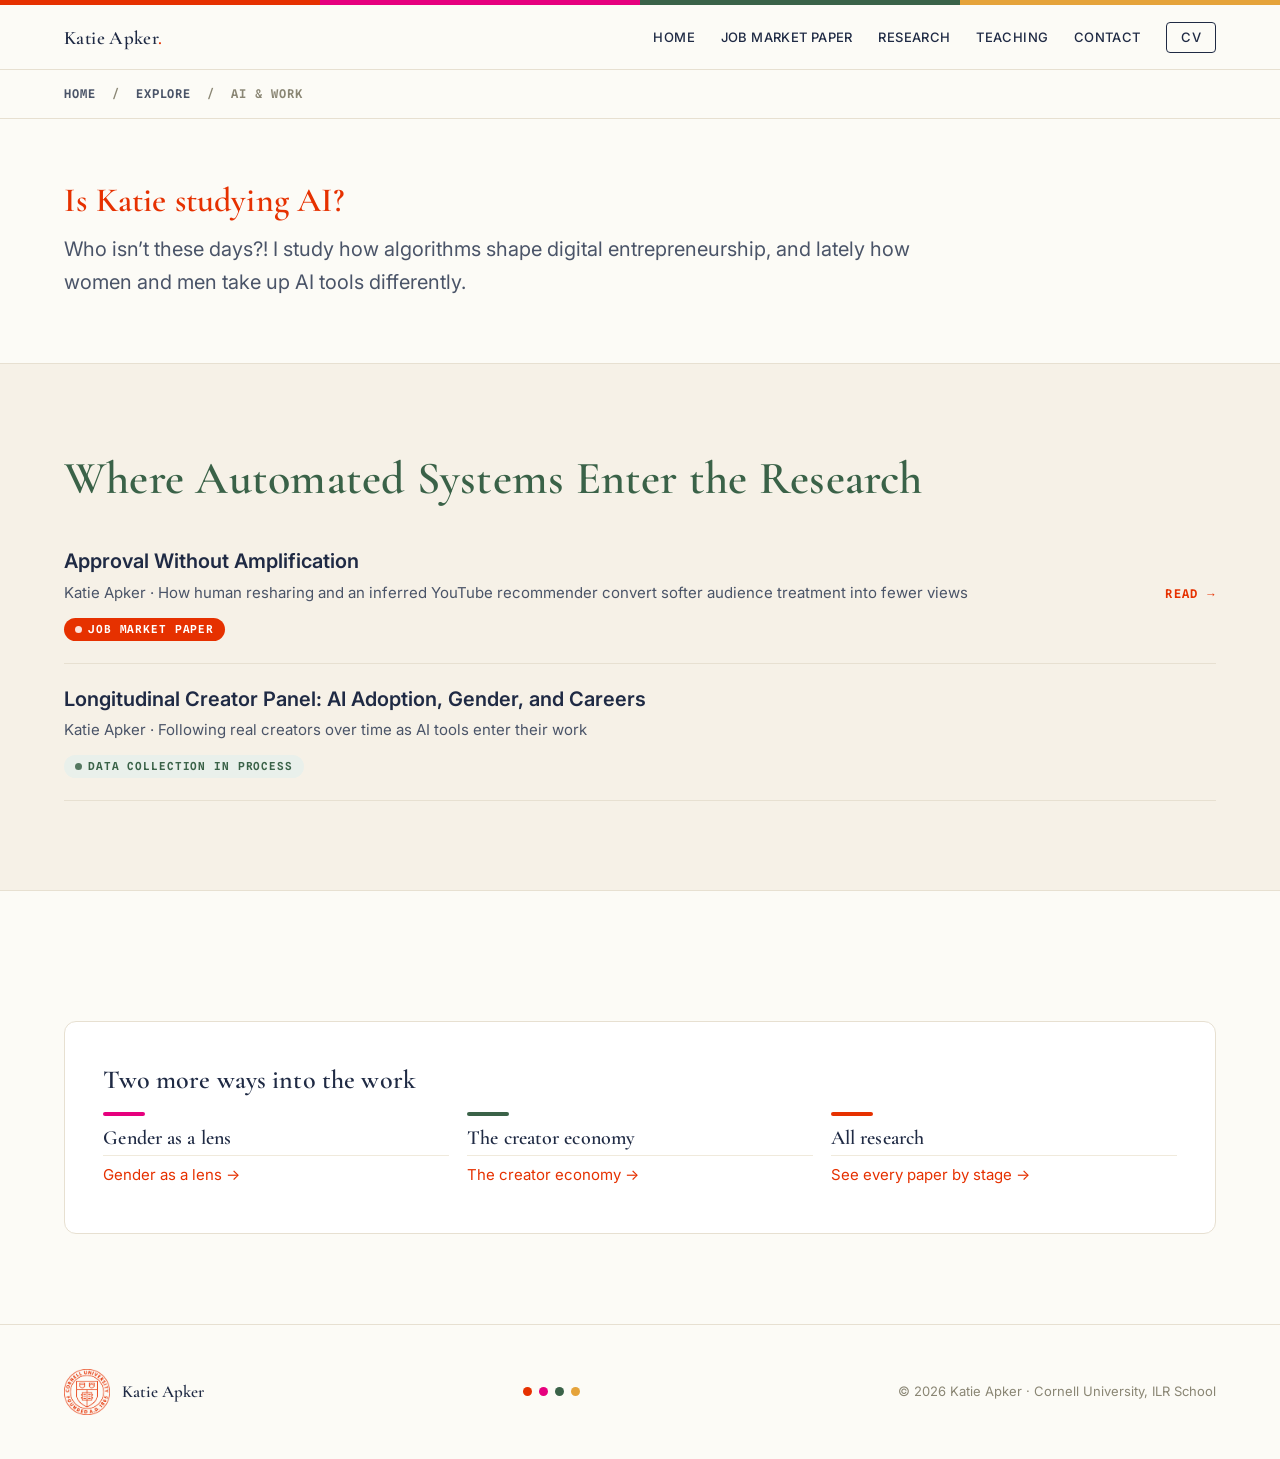
<file: themes/ai-and-work/index.html>
<!DOCTYPE html>
<html lang="en">
<head>
<meta charset="utf-8">
<meta name="viewport" content="width=device-width, initial-scale=1">
<title>Is Katie studying AI? · Katie Apker</title>
<meta name="description" content="Katie Apker studies how automated systems, especially recommendation algorithms, shape visibility and rewards for creators and workers online.">
<link rel="canonical" href="https://katieapker.com/themes/ai-and-work/">
<meta property="og:type" content="website">
<meta property="og:title" content="Is Katie studying AI? · Katie Apker">
<meta property="og:description" content="How automated systems and recommendation algorithms shape visibility and rewards for creators and workers online.">
<meta property="og:url" content="https://katieapker.com/themes/ai-and-work/">
<meta name="twitter:card" content="summary">
<link rel="preconnect" href="https://fonts.googleapis.com">
<link rel="preconnect" href="https://fonts.gstatic.com" crossorigin>
<link href="https://fonts.googleapis.com/css2?family=Cormorant+Garamond:ital,wght@0,400;0,500;0,600;0,700;1,400;1,500&family=Inter:wght@400;500;600&family=Spline+Sans+Mono:wght@500;600&display=swap" rel="stylesheet">
<link rel="stylesheet" href="/assets/css/site.css?v=18">
<link rel="icon" href="/assets/img/favicon.svg" type="image/svg+xml">
<link rel="apple-touch-icon" href="/assets/img/apple-touch-icon.png">
<script type="application/ld+json">
{
  "@context": "https://schema.org",
  "@type": "AboutPage",
  "name": "Is Katie studying AI?",
  "about": ["Artificial intelligence", "Algorithmic systems", "Recommendation algorithms", "Future of work", "Gender and work"],
  "mainEntity": { "@type": "Person", "name": "Katie Apker", "affiliation": "Cornell University, ILR School", "url": "https://katieapker.com/" },
  "isPartOf": { "@type": "WebSite", "name": "Katie Apker", "url": "https://katieapker.com/" },
  "url": "https://katieapker.com/themes/ai-and-work/"
}
</script>
  <!-- Cloudflare Web Analytics --><script type='module' src='https://static.cloudflareinsights.com/beacon.min.js' data-cf-beacon='{"token": "6c766be4ac1c40a4adb0d55293c1055f"}'></script><!-- End Cloudflare Web Analytics -->
  <script defer src="https://stats.katieapker.com/script.js" data-website-id="cbeec50f-258e-40ed-877c-ae85b1d2c6a9"></script>
  <script defer src="/assets/js/track.js"></script>
</head>
<body>
<div class="stripe"><i></i><i></i><i></i><i></i></div>

<nav class="nav">
  <div class="wrap nav-in">
    <a class="wordmark" href="/">Katie Apker<span class="dot">.</span></a>
    <button class="nav-toggle" aria-label="Menu" aria-expanded="false">&#9776;</button>
    <div class="nav-links">
      <a href="/">Home</a>
      <a href="/research/youtube-gender-gap/">Job Market Paper</a>
      <a href="/#research">Research</a>
      <a href="/teaching/">Teaching</a>
      <a href="/#contact">Contact</a>
      <a class="nav-cv" href="/assets/cv.pdf" target="_blank" rel="noopener">CV</a>
    </div>
  </div>
</nav>

<div class="wrap"><div class="crumb"><a href="/">Home</a> &nbsp;/&nbsp; <a href="/#themes">Explore</a> &nbsp;/&nbsp; AI &amp; work</div></div>

<!-- ===================== HERO ===================== -->
<header class="band tight">
  <div class="wrap">
    <h1 class="reveal in" style="color:var(--lava)">Is Katie studying AI?</h1>
    <p class="section-lede reveal in" style="margin-top:14px">Who isn’t these days?! I study how algorithms shape digital entrepreneurship, and lately how women and men take up AI tools differently.</p>
  </div>
</header>

<!-- ===================== PAPERS IN THIS THREAD ===================== -->
<section class="band band-warm">
  <div class="wrap">
    <h2 class="section-h reveal hc-green">Where Automated Systems Enter the Research</h2>
    <div class="statusgroup reveal" style="margin-top:24px">
      <a class="paper" href="/research/youtube-gender-gap/" style="display:block">
        <div class="paper-head">
          <div>
            <div class="t">Approval Without Amplification</div>
            <div class="a">Katie Apker · How human resharing and an inferred YouTube recommender convert softer audience treatment into fewer views</div>
            <div class="meta"><span class="tag jmp">Job Market Paper</span></div>
          </div>
          <span class="go" style="color:var(--lava);font:600 12px/1 var(--font-mono);letter-spacing:.12em;text-transform:uppercase;align-self:center">Read &rarr;</span>
        </div>
      </a>
      <div class="paper">
        <div class="paper-head nolink">
          <div>
            <div class="t">Longitudinal Creator Panel: AI Adoption, Gender, and Careers</div>
            <div class="a">Katie Apker · Following real creators over time as AI tools enter their work</div>
            <div class="meta"><span class="tag field">Data collection in process</span></div>
          </div>
        </div>
      </div>
    </div>
  </div>
</section>

<!-- ===================== CONNECT TO OTHER THREADS ===================== -->
<section class="band">
  <div class="wrap">
    <div class="connect reveal">
      <h3 style="font-size:26px;margin-top:6px">Two more ways into the work</h3>
      <div class="connect-grid">
        <div class="connect-col">
          <div class="accent" style="background:var(--pink)"></div>
          <h4>Gender as a lens</h4>
          <ul>
            <li><a href="/themes/gender-as-lens/">Gender as a lens &rarr;</a></li>
          </ul>
        </div>
        <div class="connect-col">
          <div class="accent" style="background:var(--green)"></div>
          <h4>The creator economy</h4>
          <ul>
            <li><a href="/themes/creator-economy/">The creator economy &rarr;</a></li>
          </ul>
        </div>
        <div class="connect-col">
          <div class="accent" style="background:var(--lava)"></div>
          <h4>All research</h4>
          <ul>
            <li><a href="/#research">See every paper by stage &rarr;</a></li>
          </ul>
        </div>
      </div>
    </div>
  </div>
</section>

<footer class="footer">
  <div class="wrap footer-in">
    <span class="mark"><img src="/assets/img/crest.png" alt="Cornell University">Katie Apker</span>
    <div class="dots"><i></i><i></i><i></i><i></i></div>
    <span class="c">© <span data-year></span> Katie Apker · Cornell University, ILR School</span>
  </div>
</footer>

<script src="/assets/js/site.js" defer></script>
</body>
</html>
</file>
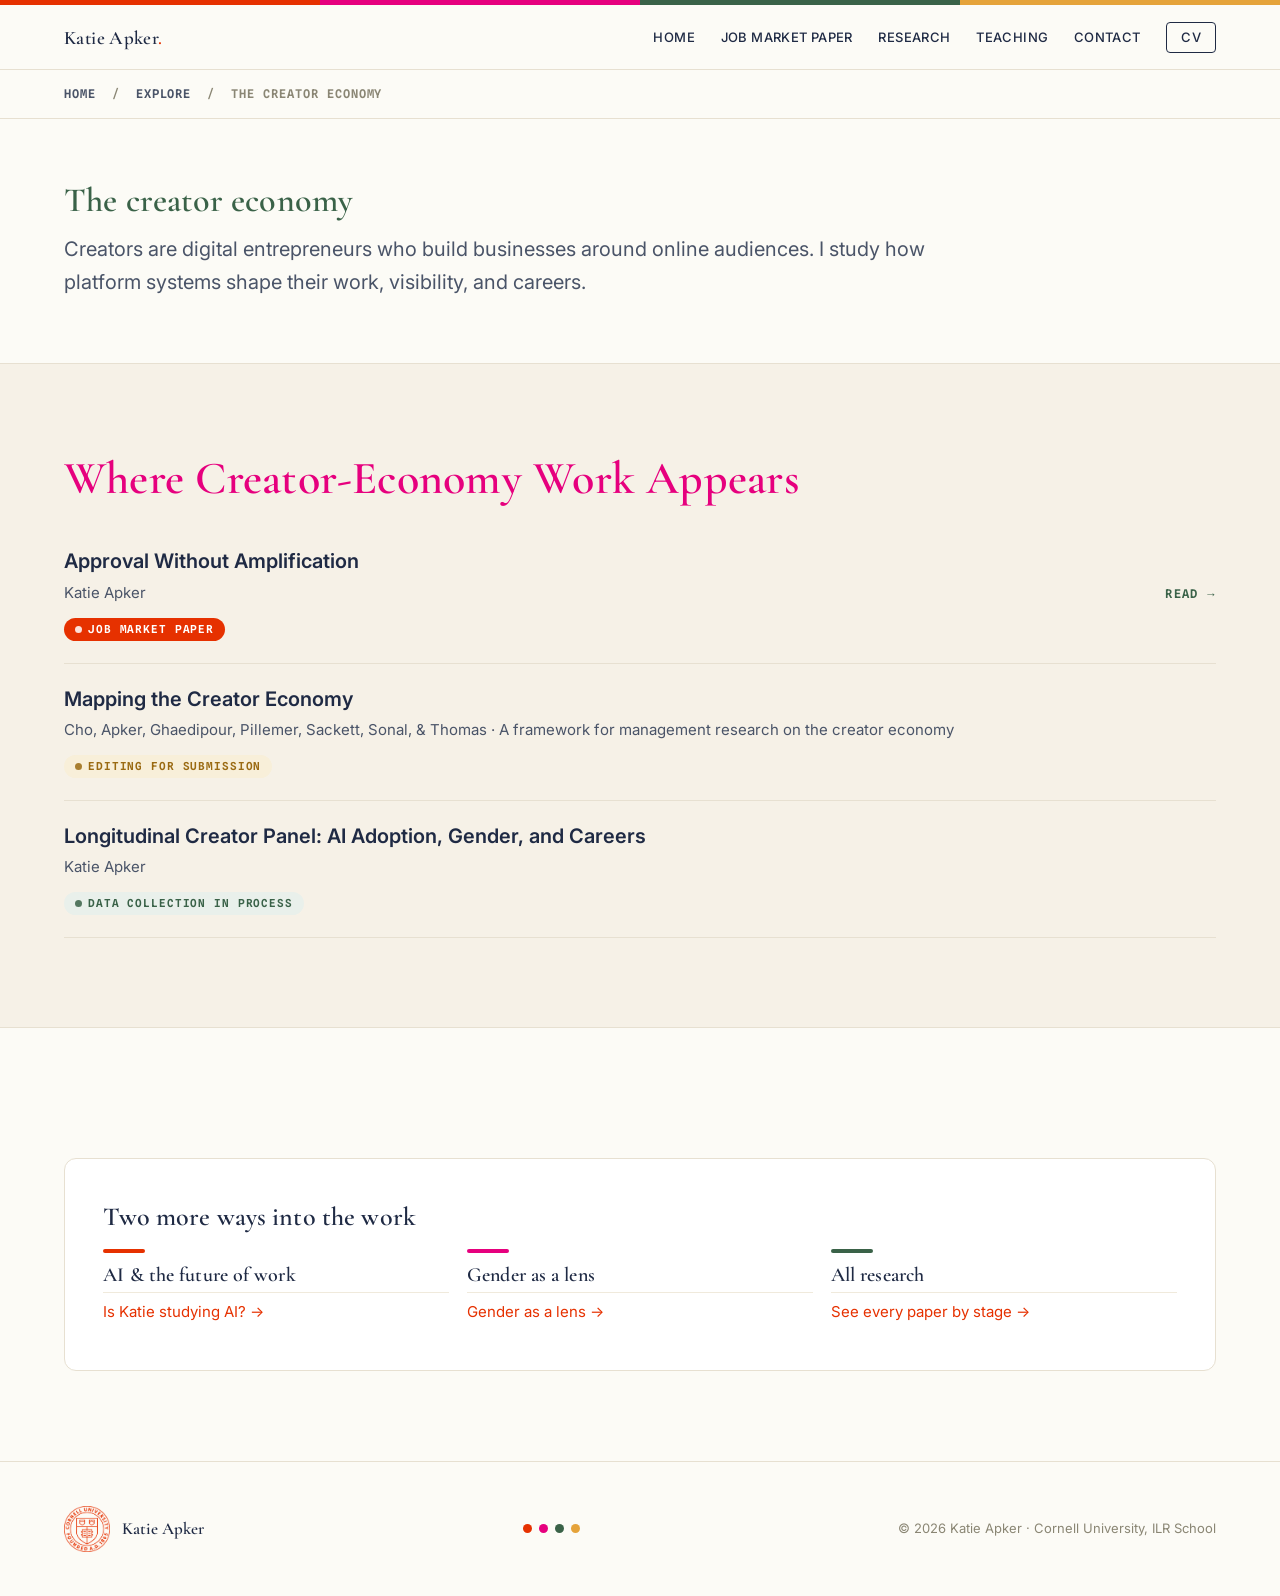
<file: themes/creator-economy/index.html>
<!DOCTYPE html>
<html lang="en">
<head>
<meta charset="utf-8">
<meta name="viewport" content="width=device-width, initial-scale=1">
<title>The creator economy · Katie Apker</title>
<meta name="description" content="Katie Apker studies creators as digital entrepreneurs who build businesses around online audiences, and how platform systems shape their work, visibility, and careers.">
<link rel="canonical" href="https://katieapker.com/themes/creator-economy/">
<meta property="og:type" content="website">
<meta property="og:title" content="The creator economy · Katie Apker">
<meta property="og:description" content="Creators as digital entrepreneurs, and how platform systems shape their work, visibility, and careers.">
<meta property="og:url" content="https://katieapker.com/themes/creator-economy/">
<meta name="twitter:card" content="summary">
<link rel="preconnect" href="https://fonts.googleapis.com">
<link rel="preconnect" href="https://fonts.gstatic.com" crossorigin>
<link href="https://fonts.googleapis.com/css2?family=Cormorant+Garamond:ital,wght@0,400;0,500;0,600;0,700;1,400;1,500&family=Inter:wght@400;500;600&family=Spline+Sans+Mono:wght@500;600&display=swap" rel="stylesheet">
<link rel="stylesheet" href="/assets/css/site.css?v=18">
<link rel="icon" href="/assets/img/favicon.svg" type="image/svg+xml">
<link rel="apple-touch-icon" href="/assets/img/apple-touch-icon.png">
<script type="application/ld+json">
{
  "@context": "https://schema.org",
  "@type": "AboutPage",
  "name": "What is the creator economy, really?",
  "about": ["Creator economy", "Digital platforms", "Entrepreneurship", "Future of work", "Inequality"],
  "mainEntity": { "@type": "Person", "name": "Katie Apker", "affiliation": "Cornell University, ILR School", "url": "https://katieapker.com/" },
  "isPartOf": { "@type": "WebSite", "name": "Katie Apker", "url": "https://katieapker.com/" },
  "url": "https://katieapker.com/themes/creator-economy/"
}
</script>
  <!-- Cloudflare Web Analytics --><script type='module' src='https://static.cloudflareinsights.com/beacon.min.js' data-cf-beacon='{"token": "6c766be4ac1c40a4adb0d55293c1055f"}'></script><!-- End Cloudflare Web Analytics -->
  <script defer src="https://stats.katieapker.com/script.js" data-website-id="cbeec50f-258e-40ed-877c-ae85b1d2c6a9"></script>
  <script defer src="/assets/js/track.js"></script>
</head>
<body>
<div class="stripe"><i></i><i></i><i></i><i></i></div>

<nav class="nav">
  <div class="wrap nav-in">
    <a class="wordmark" href="/">Katie Apker<span class="dot">.</span></a>
    <button class="nav-toggle" aria-label="Menu" aria-expanded="false">&#9776;</button>
    <div class="nav-links">
      <a href="/">Home</a>
      <a href="/research/youtube-gender-gap/">Job Market Paper</a>
      <a href="/#research">Research</a>
      <a href="/teaching/">Teaching</a>
      <a href="/#contact">Contact</a>
      <a class="nav-cv" href="/assets/cv.pdf" target="_blank" rel="noopener">CV</a>
    </div>
  </div>
</nav>

<div class="wrap"><div class="crumb"><a href="/">Home</a> &nbsp;/&nbsp; <a href="/#themes">Explore</a> &nbsp;/&nbsp; The creator economy</div></div>

<!-- ===================== HERO ===================== -->
<header class="band tight">
  <div class="wrap">
    <h1 class="reveal in" style="color:var(--green)">The creator economy</h1>
    <p class="section-lede reveal in" style="margin-top:14px">Creators are digital entrepreneurs who build businesses around online audiences. I study how platform systems shape their work, visibility, and careers.</p>
  </div>
</header>

<!-- ===================== PAPERS IN THIS THREAD ===================== -->
<section class="band band-warm">
  <div class="wrap">
    <h2 class="section-h reveal hc-pink">Where Creator-Economy Work Appears</h2>
    <div class="statusgroup reveal" style="margin-top:24px">
      <a class="paper" href="/research/youtube-gender-gap/" style="display:block">
        <div class="paper-head">
          <div>
            <div class="t">Approval Without Amplification</div>
            <div class="a">Katie Apker</div>
            <div class="meta"><span class="tag jmp">Job Market Paper</span></div>
          </div>
          <span class="go" style="color:var(--green);font:600 12px/1 var(--font-mono);letter-spacing:.12em;text-transform:uppercase;align-self:center">Read &rarr;</span>
        </div>
      </a>
      <div class="paper">
        <div class="paper-head nolink">
          <div>
            <div class="t">Mapping the Creator Economy</div>
            <div class="a">Cho, Apker, Ghaedipour, Pillemer, Sackett, Sonal, &amp; Thomas · A framework for management research on the creator economy</div>
            <div class="meta"><span class="tag editing">Editing for submission</span></div>
          </div>
        </div>
      </div>
      <div class="paper">
        <div class="paper-head nolink">
          <div>
            <div class="t">Longitudinal Creator Panel: AI Adoption, Gender, and Careers</div>
            <div class="a">Katie Apker</div>
            <div class="meta"><span class="tag field">Data collection in process</span></div>
          </div>
        </div>
      </div>
    </div>
  </div>
</section>

<!-- ===================== CONNECT TO OTHER THREADS ===================== -->
<section class="band">
  <div class="wrap">
    <div class="connect reveal">
      <h3 style="font-size:26px;margin-top:6px">Two more ways into the work</h3>
      <div class="connect-grid">
        <div class="connect-col">
          <div class="accent" style="background:var(--lava)"></div>
          <h4>AI &amp; the future of work</h4>
          <ul>
            <li><a href="/themes/ai-and-work/">Is Katie studying AI? &rarr;</a></li>
          </ul>
        </div>
        <div class="connect-col">
          <div class="accent" style="background:var(--pink)"></div>
          <h4>Gender as a lens</h4>
          <ul>
            <li><a href="/themes/gender-as-lens/">Gender as a lens &rarr;</a></li>
          </ul>
        </div>
        <div class="connect-col">
          <div class="accent" style="background:var(--green)"></div>
          <h4>All research</h4>
          <ul>
            <li><a href="/#research">See every paper by stage &rarr;</a></li>
          </ul>
        </div>
      </div>
    </div>
  </div>
</section>

<footer class="footer">
  <div class="wrap footer-in">
    <span class="mark"><img src="/assets/img/crest.png" alt="Cornell University">Katie Apker</span>
    <div class="dots"><i></i><i></i><i></i><i></i></div>
    <span class="c">© <span data-year></span> Katie Apker · Cornell University, ILR School</span>
  </div>
</footer>

<script src="/assets/js/site.js" defer></script>
</body>
</html>
</file>
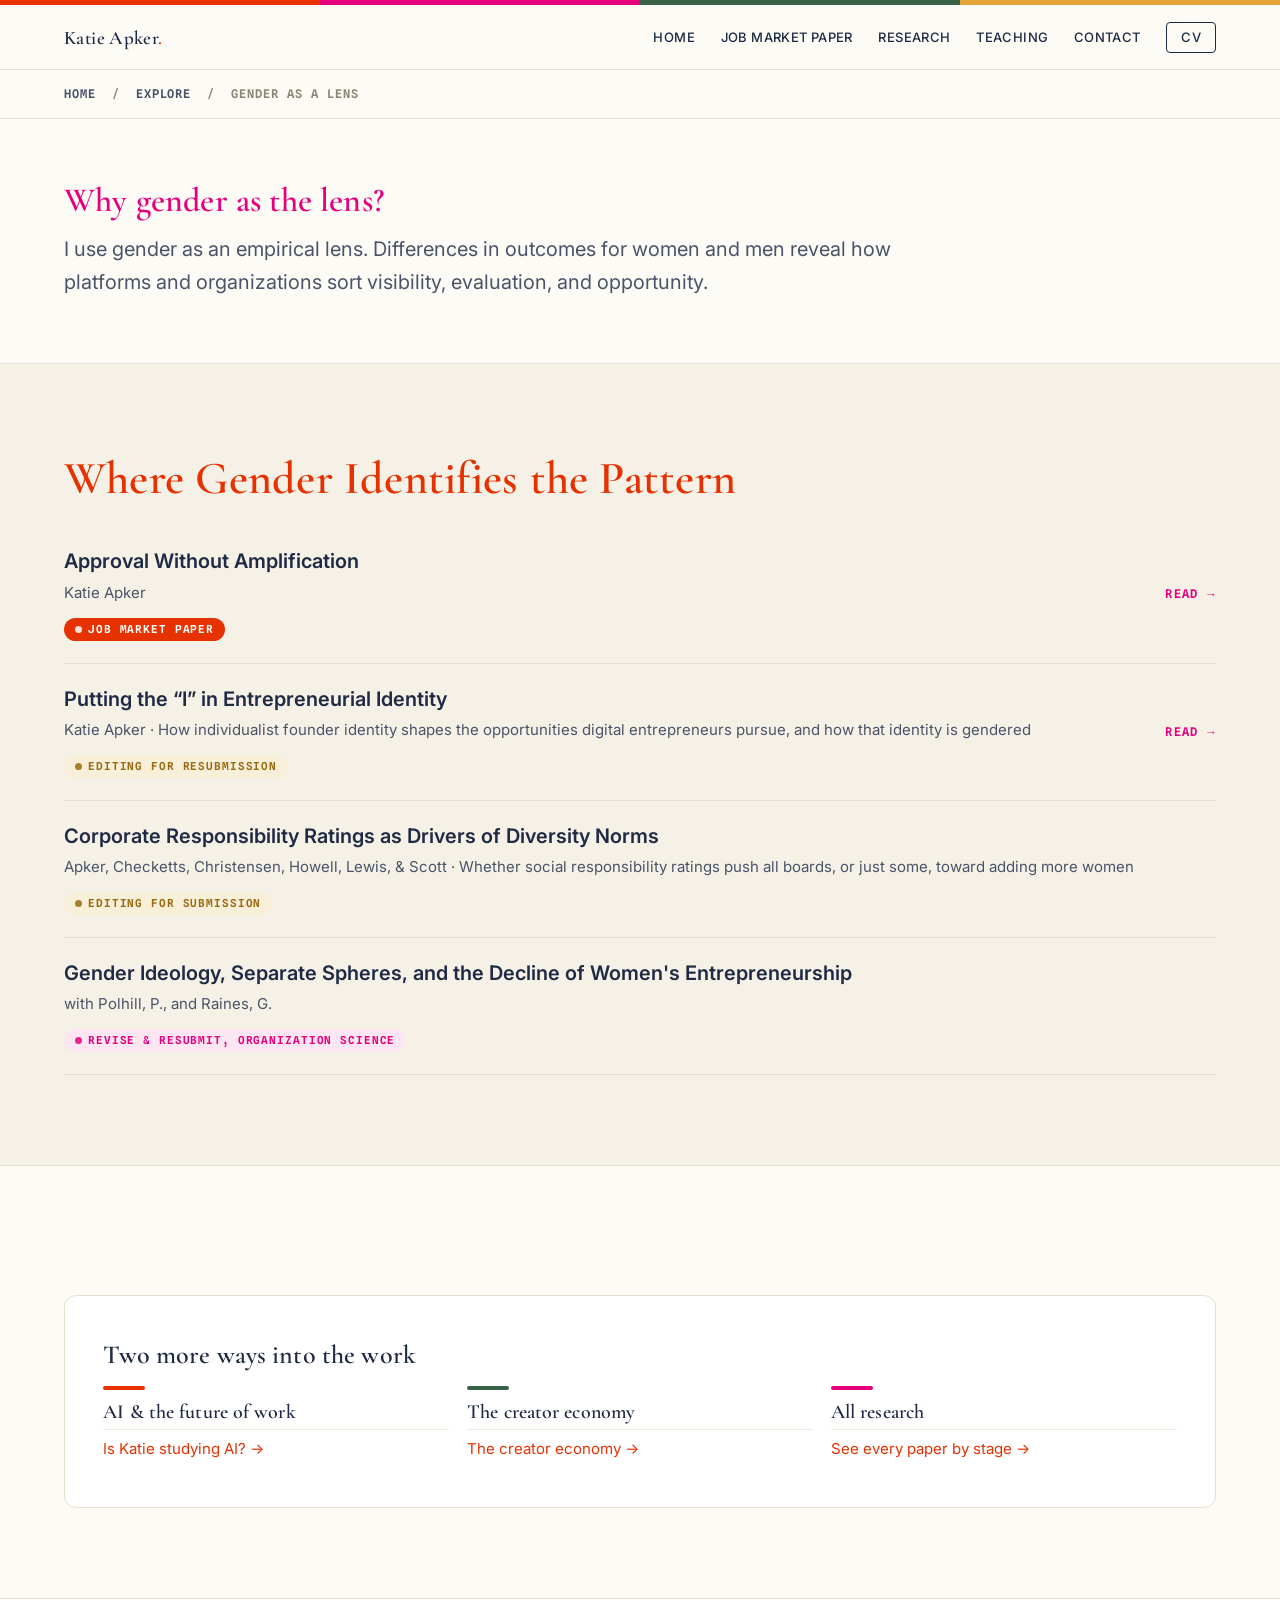
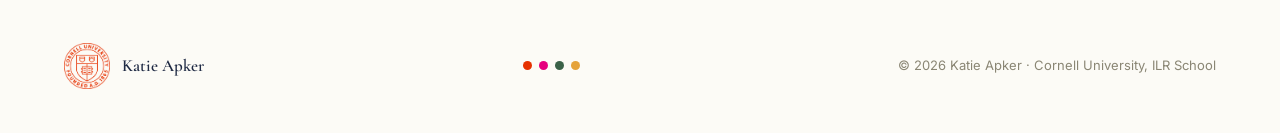
<file: themes/gender-as-lens/index.html>
<!DOCTYPE html>
<html lang="en">
<head>
<meta charset="utf-8">
<meta name="viewport" content="width=device-width, initial-scale=1">
<title>Why gender as the lens? · Katie Apker</title>
<meta name="description" content="Katie Apker uses gender as an empirical lens to study how platforms and organizations sort visibility, evaluation, and opportunity.">
<link rel="canonical" href="https://katieapker.com/themes/gender-as-lens/">
<meta property="og:type" content="website">
<meta property="og:title" content="Why gender as the lens? · Katie Apker">
<meta property="og:description" content="Gender as an empirical lens on how platforms and organizations sort visibility, evaluation, and opportunity.">
<meta property="og:url" content="https://katieapker.com/themes/gender-as-lens/">
<meta name="twitter:card" content="summary">
<link rel="preconnect" href="https://fonts.googleapis.com">
<link rel="preconnect" href="https://fonts.gstatic.com" crossorigin>
<link href="https://fonts.googleapis.com/css2?family=Cormorant+Garamond:ital,wght@0,400;0,500;0,600;0,700;1,400;1,500&family=Inter:wght@400;500;600&family=Spline+Sans+Mono:wght@500;600&display=swap" rel="stylesheet">
<link rel="stylesheet" href="/assets/css/site.css?v=18">
<link rel="icon" href="/assets/img/favicon.svg" type="image/svg+xml">
<link rel="apple-touch-icon" href="/assets/img/apple-touch-icon.png">
<script type="application/ld+json">
{
  "@context": "https://schema.org",
  "@type": "AboutPage",
  "name": "Why gender as the lens?",
  "about": ["Gender and work", "Inequality", "Organizational theory", "Digital platforms", "Entrepreneurship"],
  "mainEntity": { "@type": "Person", "name": "Katie Apker", "affiliation": "Cornell University, ILR School", "url": "https://katieapker.com/" },
  "isPartOf": { "@type": "WebSite", "name": "Katie Apker", "url": "https://katieapker.com/" },
  "url": "https://katieapker.com/themes/gender-as-lens/"
}
</script>
  <!-- Cloudflare Web Analytics --><script type='module' src='https://static.cloudflareinsights.com/beacon.min.js' data-cf-beacon='{"token": "6c766be4ac1c40a4adb0d55293c1055f"}'></script><!-- End Cloudflare Web Analytics -->
  <script defer src="https://stats.katieapker.com/script.js" data-website-id="cbeec50f-258e-40ed-877c-ae85b1d2c6a9"></script>
  <script defer src="/assets/js/track.js"></script>
</head>
<body>
<div class="stripe"><i></i><i></i><i></i><i></i></div>

<nav class="nav">
  <div class="wrap nav-in">
    <a class="wordmark" href="/">Katie Apker<span class="dot">.</span></a>
    <button class="nav-toggle" aria-label="Menu" aria-expanded="false">&#9776;</button>
    <div class="nav-links">
      <a href="/">Home</a>
      <a href="/research/youtube-gender-gap/">Job Market Paper</a>
      <a href="/#research">Research</a>
      <a href="/teaching/">Teaching</a>
      <a href="/#contact">Contact</a>
      <a class="nav-cv" href="/assets/cv.pdf" target="_blank" rel="noopener">CV</a>
    </div>
  </div>
</nav>

<div class="wrap"><div class="crumb"><a href="/">Home</a> &nbsp;/&nbsp; <a href="/#themes">Explore</a> &nbsp;/&nbsp; Gender as a lens</div></div>

<!-- ===================== HERO ===================== -->
<header class="band tight">
  <div class="wrap">
    <h1 class="reveal in" style="color:var(--pink)">Why gender as the lens?</h1>
    <p class="section-lede reveal in" style="margin-top:14px">I use gender as an empirical lens. Differences in outcomes for women and men reveal how platforms and organizations sort visibility, evaluation, and opportunity.</p>
  </div>
</header>

<!-- ===================== PAPERS IN THIS THREAD ===================== -->
<section class="band band-warm">
  <div class="wrap">
    <h2 class="section-h reveal hc-lava">Where Gender Identifies the Pattern</h2>
    <div class="statusgroup reveal" style="margin-top:24px">
      <a class="paper" href="/research/youtube-gender-gap/" style="display:block">
        <div class="paper-head">
          <div>
            <div class="t">Approval Without Amplification</div>
            <div class="a">Katie Apker</div>
            <div class="meta"><span class="tag jmp">Job Market Paper</span></div>
          </div>
          <span class="go" style="color:var(--pink);font:600 12px/1 var(--font-mono);letter-spacing:.12em;text-transform:uppercase;align-self:center">Read &rarr;</span>
        </div>
      </a>
      <a class="paper" href="/research/founder-identity/" style="display:block">
        <div class="paper-head">
          <div>
            <div class="t">Putting the &ldquo;I&rdquo; in Entrepreneurial Identity</div>
            <div class="a">Katie Apker · How individualist founder identity shapes the opportunities digital entrepreneurs pursue, and how that identity is gendered</div>
            <div class="meta"><span class="tag editing">Editing for resubmission</span></div>
          </div>
          <span class="go" style="color:var(--pink);font:600 12px/1 var(--font-mono);letter-spacing:.12em;text-transform:uppercase;align-self:center">Read &rarr;</span>
        </div>
      </a>
      <div class="paper">
        <div class="paper-head nolink">
          <div>
            <div class="t">Corporate Responsibility Ratings as Drivers of Diversity Norms</div>
            <div class="a">Apker, Checketts, Christensen, Howell, Lewis, &amp; Scott · Whether social responsibility ratings push all boards, or just some, toward adding more women</div>
            <div class="meta"><span class="tag editing">Editing for submission</span></div>
          </div>
        </div>
      </div>
      <div class="paper">
        <div class="paper-head nolink">
          <div>
            <div class="t">Gender Ideology, Separate Spheres, and the Decline of Women's Entrepreneurship</div>
            <div class="a">with Polhill, P., and Raines, G.</div>
            <div class="meta"><span class="tag review">Revise &amp; resubmit, Organization Science</span></div>
          </div>
        </div>
      </div>
    </div>
  </div>
</section>

<!-- ===================== CONNECT TO OTHER THREADS ===================== -->
<section class="band">
  <div class="wrap">
    <div class="connect reveal">
      <h3 style="font-size:26px;margin-top:6px">Two more ways into the work</h3>
      <div class="connect-grid">
        <div class="connect-col">
          <div class="accent" style="background:var(--lava)"></div>
          <h4>AI &amp; the future of work</h4>
          <ul>
            <li><a href="/themes/ai-and-work/">Is Katie studying AI? &rarr;</a></li>
          </ul>
        </div>
        <div class="connect-col">
          <div class="accent" style="background:var(--green)"></div>
          <h4>The creator economy</h4>
          <ul>
            <li><a href="/themes/creator-economy/">The creator economy &rarr;</a></li>
          </ul>
        </div>
        <div class="connect-col">
          <div class="accent" style="background:var(--pink)"></div>
          <h4>All research</h4>
          <ul>
            <li><a href="/#research">See every paper by stage &rarr;</a></li>
          </ul>
        </div>
      </div>
    </div>
  </div>
</section>

<footer class="footer">
  <div class="wrap footer-in">
    <span class="mark"><img src="/assets/img/crest.png" alt="Cornell University">Katie Apker</span>
    <div class="dots"><i></i><i></i><i></i><i></i></div>
    <span class="c">© <span data-year></span> Katie Apker · Cornell University, ILR School</span>
  </div>
</footer>

<script src="/assets/js/site.js" defer></script>
</body>
</html>
</file>
<file: assets/css/site.css>
/* ==========================================================================
   site.css — katieapker.com
   Direction: editorial, warm, full-bleed. Cormorant Garamond display +
   Inter body, on warm cream with navy ink. C-brand accents (lava / pink /
   green / marigold) carry interaction, status, and theme color-coding.
   Dynamic but always paired with an instantly legible static layer.
   ========================================================================== */

:root {
  /* surface + ink */
  --bg:        #FCFBF6;   /* warm near-white */
  --bg-2:      #F6F1E7;   /* warm band */
  --card:      #FFFFFF;
  --ink:       #1F2A44;   /* navy ink */
  --ink-soft:  #4A5468;
  --ink-faint: #8A8674;
  --rule:      #E7E0D1;   /* warm hairline */
  --rule-soft: #F0EADC;

  /* C-brand accents */
  --lava:      #E63100;   /* primary action + links + "the gap" */
  --lava-deep: #C42A00;
  --lava-wash: #FBEAE3;
  --pink:      #E6007E;   /* under-review tag, highlight */
  --pink-wash: #FCE6F1;
  --green:     #3A6248;   /* "explained / resolved", data tag */
  --green-wash:#E9F0EB;
  --marigold:  #E5A33A;   /* editing-for-submission tag, accent */
  --marigold-wash:#F8EFD9;
  --night:     #1A2030;   /* dark mechanism band */
  --night-ink: #ECE7DA;

  --font-display: "Cormorant Garamond", Georgia, serif;
  --font-body: "Inter", -apple-system, BlinkMacSystemFont, sans-serif;
  --font-mono: "Spline Sans Mono", ui-monospace, SFMono-Regular, monospace;

  --maxw: 1280px;        /* full-bleed bands; generous inner width */
  --prose: 68ch;
  --pad: clamp(20px, 5vw, 72px);
  --r: 4px;
  --shadow: 0 1px 2px rgba(31,42,68,.04), 0 8px 28px rgba(31,42,68,.06);
  --shadow-lg: 0 2px 6px rgba(31,42,68,.06), 0 24px 60px rgba(31,42,68,.12);
}

*, *::before, *::after { box-sizing: border-box; }
* { margin: 0; }
html { scroll-behavior: smooth; -webkit-text-size-adjust: 100%; }
@media (prefers-reduced-motion: reduce) {
  html { scroll-behavior: auto; }
  *, *::before, *::after { animation: none !important; transition: none !important; }
}

body {
  font-family: var(--font-body);
  font-size: 17px;
  line-height: 1.65;
  color: var(--ink-soft);
  background: var(--bg);
  -webkit-font-smoothing: antialiased;
  text-rendering: optimizeLegibility;
}

h1, h2, h3, h4 { color: var(--ink); font-family: var(--font-display); font-weight: 600; line-height: 1.06; letter-spacing: .005em; }
a { color: var(--lava); text-decoration: none; }
a:hover { color: var(--lava-deep); }
img { max-width: 100%; display: block; }
em { font-style: italic; }
.hl { font-style: italic; color: var(--lava); }
strong { color: var(--ink); font-weight: 600; }

/* visible keyboard focus */
a:focus-visible, button:focus-visible, summary:focus-visible, .dstep:focus-visible, .ro:focus-visible { outline: 2px solid var(--lava); outline-offset: 2px; }

/* ---------- layout ---------- */
.wrap { width: 100%; max-width: var(--maxw); margin: 0 auto; padding-inline: var(--pad); }
.band { padding-block: clamp(48px, 7vw, 104px); border-top: 1px solid var(--rule); position: relative; }
.band.tight { padding-block: clamp(36px, 5vw, 64px); }
.band-warm { background: var(--bg-2); }
.kicker { font: 600 15px/1 var(--font-mono); letter-spacing: .18em; text-transform: uppercase; color: var(--pink); margin-bottom: 18px; display: inline-block; }
.section-h { font-size: clamp(30px, 4vw, 46px); margin-bottom: 14px; }
/* colored section headings + pink band (Katie 2026-07-06) */
.hc-pink { color: var(--pink); }
.hc-lava { color: var(--lava); }
.hc-green { color: var(--green); }
.band-pink { background: var(--pink-wash); }
.section-lede { font-size: clamp(17px, 1.6vw, 20px); max-width: var(--prose); color: var(--ink-soft); }

/* ---------- top stripe + nav ---------- */
.stripe { display: flex; height: 5px; }
.stripe i { flex: 1; }
.stripe i:nth-child(1){ background: var(--lava); }
.stripe i:nth-child(2){ background: var(--pink); }
.stripe i:nth-child(3){ background: var(--green); }
.stripe i:nth-child(4){ background: var(--marigold); }

.nav { position: sticky; top: 0; z-index: 50; background: color-mix(in srgb, var(--bg) 88%, transparent); backdrop-filter: blur(10px); border-bottom: 1px solid var(--rule); }
.nav-in { display: flex; align-items: center; justify-content: space-between; height: 64px; }
.wordmark { font: 600 19px/1 var(--font-display); letter-spacing: .02em; color: var(--ink); }
.wordmark .dot { color: var(--lava); }
.nav-links { display: flex; gap: clamp(14px, 2vw, 30px); align-items: center; }
.nav-links a { font: 500 13px/1 var(--font-body); letter-spacing: .03em; text-transform: uppercase; color: var(--ink); }
.nav-links a:hover { color: var(--lava); }
.nav-cv { border: 1px solid var(--ink); border-radius: var(--r); padding: 8px 14px; }
.nav-cv:hover { border-color: var(--lava); }
.nav-toggle { display: none; background: none; border: 0; font-size: 22px; color: var(--ink); cursor: pointer; }

/* ---------- buttons ---------- */
.btn { display: inline-flex; align-items: center; gap: 8px; font: 500 13px/1 var(--font-body); letter-spacing: .03em; text-transform: uppercase; padding: 13px 20px; border-radius: var(--r); border: 1px solid transparent; cursor: pointer; transition: transform .12s ease, background .15s, border-color .15s, color .15s; }
.btn:hover { transform: translateY(-1px); }
.btn-solid { background: var(--lava); color: #fff; }
.btn-solid:hover { background: var(--lava-deep); color: #fff; }
.btn-ink { background: var(--ink); color: #fff; }
.btn-ink:hover { background: #101a30; color:#fff; }
.btn-line { border-color: var(--ink); color: var(--ink); background: transparent; }
.btn-line:hover { border-color: var(--lava); color: var(--lava); }
.btn-sm { padding: 9px 14px; font-size: 12px; }

/* ---------- hero ---------- */
.hero { padding-block: clamp(48px, 7vw, 96px); position: relative; overflow: hidden; }
.hero-grid { display: grid; grid-template-columns: 1.25fr .75fr; gap: clamp(32px, 5vw, 72px); align-items: center; }
.hero h1 { font-size: clamp(58px, 9vw, 118px); font-weight: 600; letter-spacing: .01em; color: var(--ink); }
.hero .lead { margin-top: 22px; font-size: clamp(18px, 1.8vw, 22px); color: var(--ink-soft); max-width: 34ch; line-height: 1.5; }
.hero .lead b { color: var(--ink); font-weight: 600; }
.hero-cta { display: flex; gap: 12px; margin-top: 30px; flex-wrap: wrap; }
.portrait { position: relative; }
.portrait img { width: 100%; height: auto; border-radius: 5px; filter: saturate(1.03); box-shadow: var(--shadow-lg); }
.portrait::after { content:""; position:absolute; right:-16px; bottom:-16px; width:72px; height:72px; background:var(--marigold); border-radius:50%; z-index:-1; }
.portrait::before { content:""; position:absolute; left:-18px; top:-18px; width:52px; height:52px; background:var(--green); border-radius:50%; z-index:-1; }

/* the 15-second version */
.snapshot p { font-size: clamp(19px, 2.1vw, 26px); font-family: var(--font-display); color: var(--ink); line-height: 1.4; max-width: none; }
.snapshot .prose { max-width: none; margin-top: 18px; }
.snapshot .prose p, .snapshot .prose li { font-family: var(--font-body); font-size: 17px; line-height: 1.65; color: var(--ink-soft); }
.snapshot .prose p { margin-bottom: 16px; max-width: none; }
.snapshot .prose ul { padding-left: 22px; margin: 0 0 16px; }
.snapshot .prose li { margin: 8px 0; }
.snapshot .prose li::marker { color: var(--lava); }
.snapshot .prose b, .snapshot > .wrap > p b { color: var(--ink); font-weight: 600; }

/* ---------- theme cards ---------- */
.theme-grid { display: grid; grid-template-columns: repeat(auto-fit, minmax(260px, 1fr)); gap: 20px; margin-top: 34px; }
.theme-card { display: block; background: var(--card); border: 1px solid var(--rule); border-radius: 8px; padding: 28px; transition: transform .15s, box-shadow .2s, border-color .2s; position: relative; overflow: hidden; }
.theme-card:hover { transform: translateY(-3px); box-shadow: var(--shadow-lg); border-color: transparent; }
.theme-card .q { font-family: var(--font-display); font-size: 25px; color: var(--ink); line-height: 1.15; margin-bottom: 12px; }
.theme-card .d { font-size: 15px; color: var(--ink-soft); }
.theme-card .go { margin-top: 18px; font: 600 12px/1 var(--font-mono); letter-spacing: .12em; text-transform: uppercase; color: var(--lava); display: inline-flex; gap: 6px; }
.theme-card .swatch { position:absolute; inset: 0 auto 0 0; width: 5px; }
.theme-card[data-accent="lava"] .swatch{ background: var(--lava);} .theme-card[data-accent="lava"] .go{color:var(--lava);}
.theme-card[data-accent="pink"] .swatch{ background: var(--pink);} .theme-card[data-accent="pink"] .go{color:var(--pink);}
.theme-card[data-accent="green"] .swatch{ background: var(--green);} .theme-card[data-accent="green"] .go{color:var(--green);}

/* ---------- JMP spotlight ---------- */
.spot { display: grid; grid-template-columns: 1.1fr .9fr; gap: clamp(28px, 4vw, 56px); align-items: center; background: var(--card); border: 1px solid var(--rule); border-radius: 12px; padding: clamp(26px, 3.5vw, 48px); box-shadow: var(--shadow); margin-top: 30px; }
.spot h3 { font-size: clamp(26px, 3vw, 38px); line-height: 1.1; margin-bottom: 14px; }
.spot .hook { font-size: 18px; color: var(--ink-soft); margin-bottom: 22px; }
.spot-cta { display: flex; gap: 12px; flex-wrap: wrap; }
.statpair { display: grid; gap: 16px; }
.bigstat { background: var(--bg-2); border-radius: 10px; padding: 22px 24px; border-left: 4px solid var(--lava); }
.bigstat.resolved { border-left-color: var(--green); }
.bigstat .n { font: 600 clamp(40px,5vw,60px)/1 var(--font-display); color: var(--lava); letter-spacing:-.01em; }
.bigstat.resolved .n { color: var(--green); }
.bigstat .d { font-size: 17px; color: var(--ink-soft); margin-top: 6px; }
.bigstat .rowstat { display: flex; align-items: baseline; gap: 10px; }
.bigstat .rowstat + .rowstat { margin-top: 16px; }
.bigstat .rn { font: 600 clamp(26px,3vw,36px)/1 var(--font-display); letter-spacing: -.01em; color: var(--lava); white-space: nowrap; }
.bigstat .rl { font-size: 17px; color: var(--ink-soft); }

/* generic prose blocks (spotlight, teaching, docs) */
.prose p { margin: 0 0 14px; }
.prose p:last-child { margin-bottom: 0; }
.prose ul { padding-left: 22px; margin: 0 0 16px; }
.prose li { margin: 8px 0; }
.prose li::marker { color: var(--lava); }
.prose b { color: var(--ink); font-weight: 600; }

/* student quote cards */
.quote-grid { display: grid; grid-template-columns: repeat(2, 1fr); gap: 20px; margin-top: 34px; }
.quote-card { background: var(--card); border: 1px solid var(--rule); border-left: 4px solid var(--pink); border-radius: 10px; padding: 26px 28px; margin: 0; }
.quote-card p { font-family: var(--font-display); font-style: italic; font-size: clamp(19px, 2vw, 23px); line-height: 1.4; color: var(--ink); }
.quote-card figcaption { margin-top: 14px; font: 600 12px/1.4 var(--font-mono); letter-spacing: .12em; text-transform: uppercase; color: var(--ink-soft); }
@media (max-width: 720px) { .quote-grid { grid-template-columns: 1fr; } }

/* homepage mini decomposition bar */
#home-decomp { display: block; margin: 6px 0 22px; }
#home-decomp .hd-kicker { font: 600 12px/1 var(--font-mono); letter-spacing: .12em; text-transform: uppercase; color: var(--lava); margin-bottom: 10px; display: block; }
#home-decomp .bar-track { position: relative; height: 44px; background: var(--bg-2); border-radius: 8px; overflow: hidden; border: 1px solid var(--rule); }
#home-decomp .bar-fill { position: absolute; inset: 0 auto 0 0; width: 100%; background: linear-gradient(90deg, var(--lava), #ff5a2b); transition: width .7s cubic-bezier(.22,.61,.36,1); display: flex; align-items: center; }
#home-decomp .bar-fill .pct { color: #fff; font: 600 16px/1 var(--font-mono); padding-left: 14px; white-space: nowrap; }
#home-decomp .hd-cap { font-size: 13px; color: var(--ink-soft); margin-top: 8px; }
#home-decomp .hd-cap strong { color: var(--ink); }

/* ---------- paper portfolio ---------- */
.statusgroup + .statusgroup { margin-top: 40px; }
.group-h { font: 600 19px/1 var(--font-mono); letter-spacing: .14em; text-transform: uppercase; color: var(--ink); margin-bottom: 6px; padding-bottom: 12px; border-bottom: 2px solid var(--rule); }
.paper { border-bottom: 1px solid var(--rule); }
.paper-head { display: flex; gap: 18px; align-items: flex-start; justify-content: space-between; padding: 22px 0; cursor: pointer; }
.paper-head.nolink { cursor: default; }
.paper .t { font: 600 20px/1.32 var(--font-body); color: var(--ink); }
.paper .st { font: 600 italic 17px/1.35 var(--font-display); color: var(--ink); margin-top: 3px; }
.paper .a { font-size: 15px; color: var(--ink-soft); margin-top: 6px; }
.paper .meta { display: flex; align-items: center; gap: 12px; margin-top: 12px; flex-wrap: wrap; }
.expand-ico { flex: none; width: 30px; height: 30px; border: 1px solid var(--rule); border-radius: 50%; display: grid; place-items: center; color: var(--ink-soft); transition: transform .2s, background .2s, color .2s; }
.paper-head[aria-expanded="true"] .expand-ico { transform: rotate(45deg); background: var(--ink); color: #fff; border-color: var(--ink); }
details.paper > summary { list-style: none; }
details.paper > summary::-webkit-details-marker { display: none; }
details.paper[open] .expand-ico { transform: rotate(45deg); background: var(--ink); color: #fff; border-color: var(--ink); }
.paper-body-in { padding: 0 0 26px; display: grid; grid-template-columns: 1.3fr .7fr; gap: 28px; }
.paper-body p { margin-bottom: 12px; }
.paper-body .figwrap { background: var(--bg-2); border-radius: 8px; padding: 12px; align-self: start; }
.paper-body .figwrap img { border-radius: 4px; }
.paper-actions { display:flex; gap:10px; flex-wrap:wrap; margin-top: 6px; }

/* status tags */
.tag { display: inline-flex; align-items: center; gap: 6px; font: 600 11px/1 var(--font-mono); letter-spacing: .08em; text-transform: uppercase; padding: 6px 11px; border-radius: 100px; }
.tag::before { content:""; width:7px; height:7px; border-radius:50%; background: currentColor; opacity:.85;}
.tag.jmp     { background: var(--lava); color:#fff; }
.tag.jmp::before{ background:#fff; }
.tag.review  { background: var(--pink-wash); color: var(--pink); }
.tag.editing { background: var(--marigold-wash); color: #9a6a12; }
.tag.field   { background: var(--green-wash); color: var(--green); }

/* connection map */
.connect { margin-top: 40px; background: var(--card); border: 1px solid var(--rule); border-radius: 12px; padding: clamp(22px,3vw,40px); }
.connect-grid { display: grid; grid-template-columns: repeat(3,1fr); gap: 18px; margin-top: 18px; }
.connect-col h4 { font-size: 20px; margin-bottom: 6px; }
.connect-col .accent { height: 4px; width: 42px; border-radius: 4px; margin-bottom: 12px; }
.connect-col ul { list-style: none; padding: 0; }
.connect-col li { font-size: 15px; padding: 7px 0; border-top: 1px solid var(--rule-soft); color: var(--ink-soft); }

/* ---------- background + teaching ---------- */
.lede-prose { max-width: var(--prose); }
.lede-prose p { margin-bottom: 16px; }
.facts { display:grid; grid-template-columns: repeat(auto-fit,minmax(180px,1fr)); gap: 16px; margin-top: 28px; }
.fact { background: var(--card); border:1px solid var(--rule); border-radius:8px; padding:18px; }
.fact .n { font:600 30px/1 var(--font-display); color:var(--ink); }
.fact .l { font-size:13px; color:var(--ink-soft); margin-top:6px; }

/* ---------- contact / footer ---------- */
.contact-row { display:flex; gap: 40px; flex-wrap: wrap; font-size: 19px; margin-top: 10px; }
.contact-row a { border-bottom: 1px solid color-mix(in srgb, var(--lava) 35%, transparent); }
.footer { padding-block: 44px; border-top: 1px solid var(--rule); }
.footer-in { display:flex; align-items:center; justify-content:space-between; gap:16px; flex-wrap:wrap; }
.footer .mark { display:inline-flex; align-items:center; gap:12px; font:600 17px/1 var(--font-display); color:var(--ink); }
.footer .mark img { height:46px; width:46px; }
.dots { display:flex; gap:7px; }
.dots i { width:9px; height:9px; border-radius:50%; }
.dots i:nth-child(1){background:var(--lava);} .dots i:nth-child(2){background:var(--pink);}
.dots i:nth-child(3){background:var(--green);} .dots i:nth-child(4){background:var(--marigold);}
.footer .c { font-size:13px; color:var(--ink-faint); }

/* crest watermark */
.wm { position:absolute; right:10px; top:30px; width:360px; opacity:.11; pointer-events:none; z-index:0; }
.kicker-brand { display:inline-flex; align-items:center; gap:10px; }
.kicker-crest { height:38px; width:38px; }
.band > .wrap { position: relative; z-index: 1; }

/* ---------- motion utilities ---------- */
.reveal { opacity: 0; transform: translateY(18px); transition: opacity .6s ease, transform .6s ease; }
.reveal.in { opacity: 1; transform: none; }
.reveal.d1 { transition-delay:.08s;} .reveal.d2{transition-delay:.16s;} .reveal.d3{transition-delay:.24s;}

/* ======================================================================
   JMP DEEP-DIVE (research/youtube-gender-gap)
   ====================================================================== */
.dd-hero { padding-block: clamp(40px,6vw,80px); }
.dd-hero h1 { font-size: clamp(44px,7vw,92px); }
.dd-hero h1 .amp { color: var(--lava); font-style: italic; }
.plainband { background: var(--ink); color: var(--night-ink); border-radius: 12px; padding: clamp(24px,3.5vw,44px); margin-top: 28px; }
.plainband .lbl { font:600 12px/1 var(--font-mono); letter-spacing:.16em; text-transform:uppercase; color: var(--marigold); }
.plainband p { font-family: var(--font-display); font-size: clamp(22px,2.6vw,34px); line-height:1.34; color:#fff; margin-top:12px; }
.plainband .sub { font-family: var(--font-body); font-size: 16px; color: var(--night-ink); margin-top:14px; max-width: 62ch; }

/* sticky jump nav */
.jump { position: sticky; top: 64px; z-index: 30; background: color-mix(in srgb, var(--bg) 92%, transparent); backdrop-filter: blur(8px); border-bottom: 1px solid var(--rule); }
.jump-in { display:flex; gap: 6px; overflow-x: auto; padding: 10px 0; }
.jump a { font:600 12px/1 var(--font-mono); letter-spacing:.08em; text-transform:uppercase; color: var(--ink-soft); padding: 8px 12px; border-radius: 100px; white-space: nowrap; }
.jump a.active, .jump a:hover { background: var(--ink); color:#fff; }

/* decomposition explorer */
.decomp { background: var(--card); border:1px solid var(--rule); border-radius: 14px; padding: clamp(22px,3vw,40px); box-shadow: var(--shadow); }
.decomp-top { display:flex; justify-content:space-between; align-items:flex-end; gap:20px; flex-wrap:wrap; margin-bottom: 18px; }
.decomp .bar-track { position: relative; height: 64px; background: var(--bg-2); border-radius: 8px; overflow: hidden; border:1px solid var(--rule); }
.decomp .bar-fill { position:absolute; inset: 0 auto 0 0; background: linear-gradient(90deg, var(--lava), #ff5a2b); transition: width .7s cubic-bezier(.22,.61,.36,1); display:flex; align-items:center; }
.decomp .bar-fill .pct { color:#fff; font:600 20px/1 var(--font-mono); padding-left: 16px; white-space:nowrap; }
.decomp .bar-cap { font-size:13px; color:var(--ink-faint); margin-top:8px; }
.decomp .bar-track.stacked { display:flex; }
.decomp .seg { height:100%; width:0; transition: width .7s cubic-bezier(.22,.61,.36,1); display:flex; align-items:center; justify-content:center; overflow:hidden; }
.decomp .seg .seglab { font:600 16px/1 var(--font-mono); color:#fff; white-space:nowrap; }
.decomp .seg1 { background:#1F2A44; }
.decomp .seg2 { background:#A89F8C; }
.decomp .seg3 { background:linear-gradient(90deg,var(--lava),#ff5a2b); }
.decomp-steps { display:grid; grid-template-columns: repeat(auto-fit, minmax(150px,1fr)); gap:8px; margin: 22px 0; }
.dstep { text-align:left; background: var(--bg); border:1px solid var(--rule); border-radius:8px; padding:12px 14px; cursor:pointer; transition:.15s; }
.dstep:hover { border-color: var(--lava); }
.dstep[aria-pressed="true"] { background: var(--ink); border-color: var(--ink); }
.dstep[aria-pressed="true"] .dk, .dstep[aria-pressed="true"] .dv { color:#fff; }
.dstep .dk { display:block; font:600 11px/1.2 var(--font-mono); letter-spacing:.06em; text-transform:uppercase; color:var(--ink-faint); }
.dstep .dv { display:block; font:600 17px/1.1 var(--font-body); color:var(--ink); margin-top:6px; }
.decomp-readout { background: var(--bg-2); border-radius:10px; padding: 22px 24px; min-height: 96px; }
.decomp-readout .explains { font:600 13px/1 var(--font-mono); letter-spacing:.08em; text-transform:uppercase; }
.decomp-readout .big { font-family:var(--font-display); font-size: clamp(20px,2.4vw,28px); color:var(--ink); line-height:1.3; margin:8px 0; }
.decomp-controls { display:flex; gap:10px; align-items:center; margin: 18px 0 4px; flex-wrap:wrap; }

/* research camp slide click-through */
.campdeck img { width: 100%; height: auto; border: 1px solid var(--rule); border-radius: 10px; box-shadow: var(--shadow); }
.campdeck img + img { margin-top: 16px; }
.campdeck.is-viewer img { display: none; margin-top: 0; cursor: pointer; }
.campdeck.is-viewer img.on { display: block; }
.campdeck-controls { display: flex; gap: 10px; align-items: center; margin-top: 14px; flex-wrap: wrap; }
.campdeck-count { font: 600 13px/1 var(--font-mono); letter-spacing: .06em; color: var(--ink-soft); }

/* research venn */
.venn-wrap { overflow-x: auto; margin-top: 26px; }
.venn { display: block; width: 100%; min-width: 700px; height: auto; }
.venn .vt { font: 600 19px var(--font-mono); letter-spacing: .14em; text-transform: uppercase; }
.venn .vp { font: 600 18px var(--font-display); font-style: italic; fill: var(--ink); }
.venn .vp-sub { font: 600 11px var(--font-mono); letter-spacing: .1em; text-transform: uppercase; fill: var(--ink-soft); }
.venn .vjmp { font: 600 27px var(--font-display); font-style: italic; fill: var(--ink); }
.venn a:hover .vp, .venn a:hover .vjmp { fill: var(--lava); }

/* what does NOT explain it */
.ruleouts { display:grid; grid-template-columns: repeat(auto-fill, minmax(240px,1fr)); gap:12px; }
@media (min-width: 1000px) { .ruleouts { grid-template-columns: repeat(5, 1fr); } }
.ro { text-align:left; background: var(--card); border:1px solid var(--rule); border-radius:10px; padding:0; cursor:pointer; transition:.15s; display:flex; flex-direction:column; }
.ro > summary { padding:18px; cursor:pointer; }
/* grid stretches every card to the row height; let the summary fill it so the
   whole card is clickable, not just the text block (dead zones up to 64%) */
.ro:not([open]) > summary { flex:1 0 auto; }
.ro > summary + div { padding:0 18px 18px; }
.ro:hover { border-color: var(--green); transform: translateY(-2px); box-shadow: var(--shadow); }
.ro .rotag { font:600 11px/1 var(--font-mono); letter-spacing:.08em; text-transform:uppercase; color:var(--green); }
.ro .roq { font:600 16px/1.3 var(--font-body); color:var(--ink); margin-top:8px; }
.ro .rov { font-size:13px; color:var(--ink-faint); margin-top:10px; }
.ro-detail { background: var(--bg-2); border-radius:10px; padding:0 22px; max-height:0; overflow:hidden; transition:max-height .35s ease, padding .35s ease; }
.ro-detail.open { padding:20px 22px; max-height:300px; }

/* mechanism dark band */
.mech { background: var(--night); color: var(--night-ink); }
.mech h2, .mech h3 { color:#fff; }
.mech .kicker { color: var(--marigold); }
.mech .two { display:grid; grid-template-columns:1fr 1fr; gap:18px; margin-top:26px; }
.mech .lane { background: rgba(255,255,255,.04); border:1px solid rgba(255,255,255,.12); border-radius:10px; padding:22px; }
.mech .lane h4 { color:#fff; font-size:20px; margin-bottom:10px; }
.mech .lane li { list-style:none; font-size:14px; padding:5px 0; color:var(--night-ink); }
.mech .lane .signal { margin-top:12px; font-size:13px; color: var(--marigold); }

/* figure cards */
.figrow { display:grid; grid-template-columns: repeat(auto-fit,minmax(260px,1fr)); gap:20px; }
.figcard { background: var(--card); border:1px solid var(--rule); border-radius:10px; padding:16px; }
.figcard figcaption { font-size:13px; color:var(--ink-soft); margin-top:10px; }
.cites { display:grid; grid-template-columns:repeat(auto-fit,minmax(230px,1fr)); gap:22px; }
.cite-group h4 { font-size:19px; margin-bottom:10px; }
.cite-group ul { list-style:none; padding:0; }
.cite-group li { font-size:14px; color:var(--ink); padding:7px 0; border-top:1px solid var(--rule-soft); }
.cite-group li span { color:var(--ink-faint); font-style:italic; }
.bib { position:relative; background: var(--ink); color:#fff; border-radius:10px; padding:22px; font:500 13px/1.6 var(--font-mono); white-space:pre-wrap; }
.copy-btn { position:absolute; top:14px; right:14px; }

/* ---------- web-native talk / slide viewer ---------- */
.talk { background: var(--ink); border-radius:14px; overflow:hidden; box-shadow: var(--shadow-lg); }
.slide-stage { position:relative; aspect-ratio: 16/9; background: var(--night); color:#fff; }
.slide { position:absolute; inset:0; padding: clamp(24px,4vw,56px); display:flex; flex-direction:column; justify-content:center; opacity:0; transform: translateX(24px); transition: opacity .4s, transform .4s; pointer-events:none; }
.slide.active { opacity:1; transform:none; pointer-events:auto; }
.slide .sn { font:600 12px/1 var(--font-mono); letter-spacing:.16em; text-transform:uppercase; color: var(--marigold); margin-bottom:16px; }
.slide h3 { color:#fff; font-size: clamp(26px,3.4vw,46px); line-height:1.08; margin-bottom:16px; }
.slide p { color: var(--night-ink); font-size: clamp(15px,1.6vw,19px); max-width: 60ch; }
.slide .big { font-family:var(--font-display); font-size: clamp(48px,8vw,96px); color: var(--lava); line-height:1; }
.slide ul { margin-top:12px; padding-left: 20px; } .slide li{ color:var(--night-ink); margin:6px 0; }
.slide-controls { display:flex; align-items:center; justify-content:space-between; gap:14px; padding:14px 18px; background: #11151f; }
.slide-dots { display:flex; gap:7px; flex-wrap:wrap; }
.slide-dots button { width:9px; height:9px; border-radius:50%; border:0; background: rgba(255,255,255,.28); cursor:pointer; padding:0; }
.slide-dots button.on { background: var(--marigold); }
.slide-count { font:600 13px/1 var(--font-mono); color: var(--night-ink); }

/* ---------- breadcrumb ---------- */
.crumb { font:600 12px/1 var(--font-mono); letter-spacing:.08em; text-transform:uppercase; color:var(--ink-faint); padding: 18px 0; }
.crumb a { color: var(--ink-soft); }

/* embargo note */
.embargo { font-size:13px; color:var(--ink-faint); font-style:italic; margin-top:10px; }

/* ---------- responsive ---------- */
@media (max-width: 900px) {
  .hero-grid { grid-template-columns: 1fr; }
  .portrait { order: 2; max-width: 280px; }
  .theme-grid, .connect-grid { grid-template-columns: 1fr; }
  .spot, .paper-body-in, .mech .two { grid-template-columns: 1fr; }
  .nav-links { position: fixed; inset: 64px 0 auto 0; flex-direction: column; background: var(--bg); border-bottom:1px solid var(--rule); padding: 14px var(--pad); gap: 4px; transform: translateY(-120%); transition: transform .25s; }
  .nav-links.open { transform: none; }
  .nav-links a { padding: 12px 0; width:100%; }
  .nav-toggle { display:block; }
}

/* ---------- decomposition bars (JMP page, 2026-09-28 refresh) ----------
   Share of the 20% gap accounted for by each block (Gelbach). Significant
   bars lava, n.s. bars light gray with an "n.s." tag. Built by explorer.js
   from JMP.decomp; #decomp-static is the no-JS fallback. */
.dbars { background: var(--card); border:1px solid var(--rule); border-radius: 14px; padding: clamp(18px,3vw,36px); box-shadow: var(--shadow); }
.db-fam + .db-fam { margin-top: 20px; }
.db-famh { font:600 12px/1.2 var(--font-mono); letter-spacing:.12em; text-transform:uppercase; color: var(--ink-faint); }
.db-famcap { font-size:13px; line-height:1.5; color: var(--ink-soft); margin: 4px 0 8px; max-width: 78ch; }
.db-row { display:grid; grid-template-columns: minmax(120px, 180px) minmax(0,1fr) 108px; gap: 14px; align-items:center; padding: 4px 0; }
.db-lab { font:500 15px/1.25 var(--font-body); color: var(--ink); text-align:right; }
.db-track { position:relative; height: 28px; }
.db-grid { position:absolute; top:0; bottom:0; width:1px; background: var(--rule-soft); }
.db-grid.db-zero { width:2px; margin-left:-1px; background: var(--ink); z-index:1; }
.db-bar { position:absolute; top:4px; bottom:4px; transition: width .9s cubic-bezier(.22,.61,.36,1); }
.db-bar.sig { background: #E63100; }
.db-bar.ns { background: #D8DDE6; box-shadow: inset 0 0 0 1px #9AA3B2; }
.db-val { font:600 14px/1 var(--font-mono); color: var(--ink); white-space:nowrap; }
.db-ns { font:600 11px/1 var(--font-mono); letter-spacing:.04em; color: var(--ink-soft); background: var(--bg-2); border:1px solid var(--rule); padding: 3px 6px; border-radius: 100px; margin-left: 4px; }
.db-axisrow { padding-top: 2px; }
.db-ticks { position:relative; height: 18px; }
.db-ticks span { position:absolute; top:0; transform: translateX(-50%); font:500 12px/1 var(--font-mono); color: var(--ink-faint); white-space:nowrap; }
.db-axis { font-size:13px; color: var(--ink-soft); margin-top: 10px; text-align:center; }
.db-key { display:flex; flex-wrap:wrap; gap: 8px 20px; margin-top: 14px; font-size: 12px; color: var(--ink-soft); }
.db-key .k { display:inline-block; width:12px; height:12px; margin-right:6px; vertical-align:-1px; border-radius:2px; }
.db-key .k.sig { background:#E63100; }
.db-key .k.ns { background:#D8DDE6; box-shadow: inset 0 0 0 1px #9AA3B2; }
.decomp-notes { max-width: 78ch; margin-top: 18px; }
.decomp-notes p { font-size: 14px; color: var(--ink-soft); }
.decomp-notes p + p { margin-top: 10px; }
.decomp-static-list { max-width: 78ch; line-height: 1.6; padding-left: 0; list-style: none; }
.decomp-static-list > li + li { margin-top: 14px; }
.decomp-static-list ul { padding-left: 20px; margin-top: 4px; }
.decomp-static-list .fam { font:600 12px/1.2 var(--font-mono); letter-spacing:.12em; text-transform:uppercase; color: var(--ink-faint); }
.decomp-static-list .cap { font-size: 14px; color: var(--ink-soft); display:block; margin-top: 2px; }
@media (max-width: 640px) {
  .db-row { grid-template-columns: minmax(0,1fr) 106px; gap: 2px 8px; }
  .db-row .db-lab { grid-column: 1 / -1; text-align:left; font-size:14px; }
  .db-axisrow .db-lab { display:none; }
  .db-val { font-size: 13px; }
  .db-ticks span { font-size: 11px; }
}

/* three-tile stat row (JMP hero): one column on phones so tiles never overflow */
.statpair.statpair-3 { grid-template-columns: repeat(3, 1fr); }
@media (max-width: 900px) { .statpair.statpair-3 { grid-template-columns: 1fr; } }
</file>
